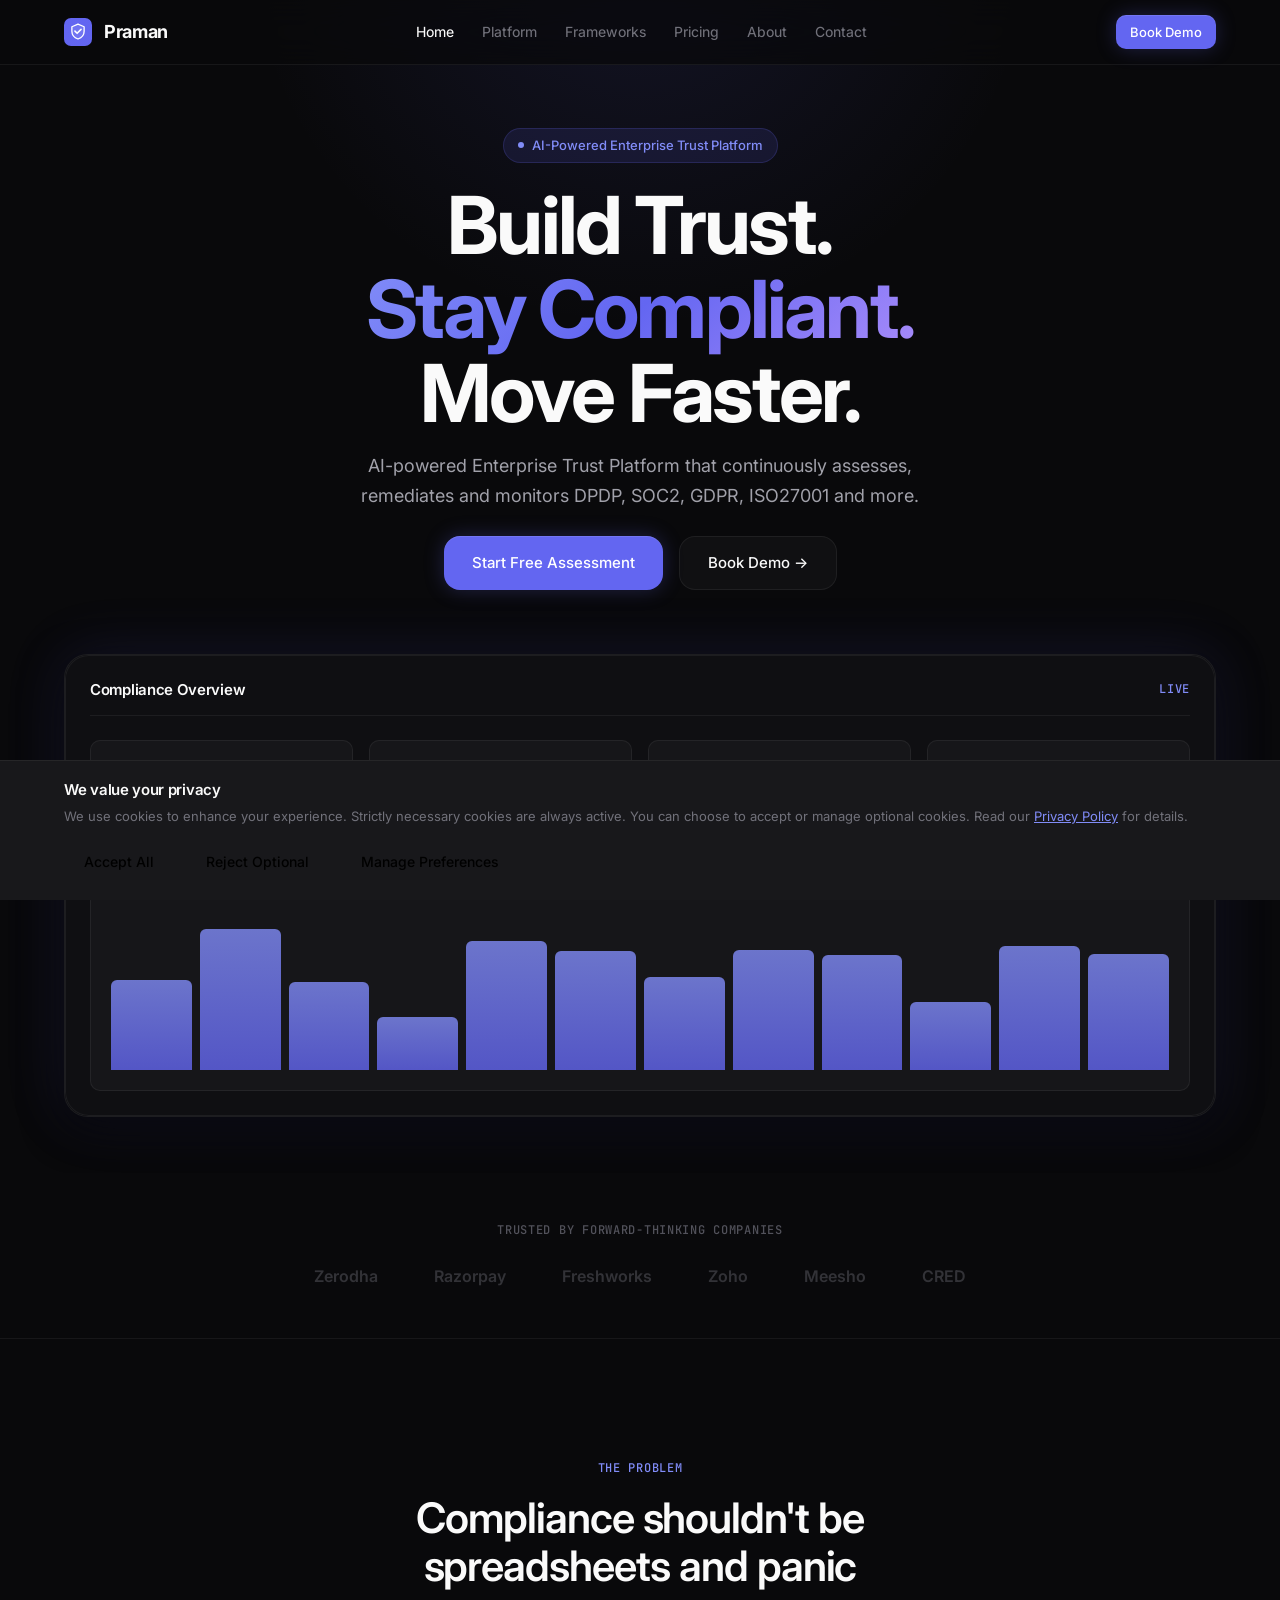
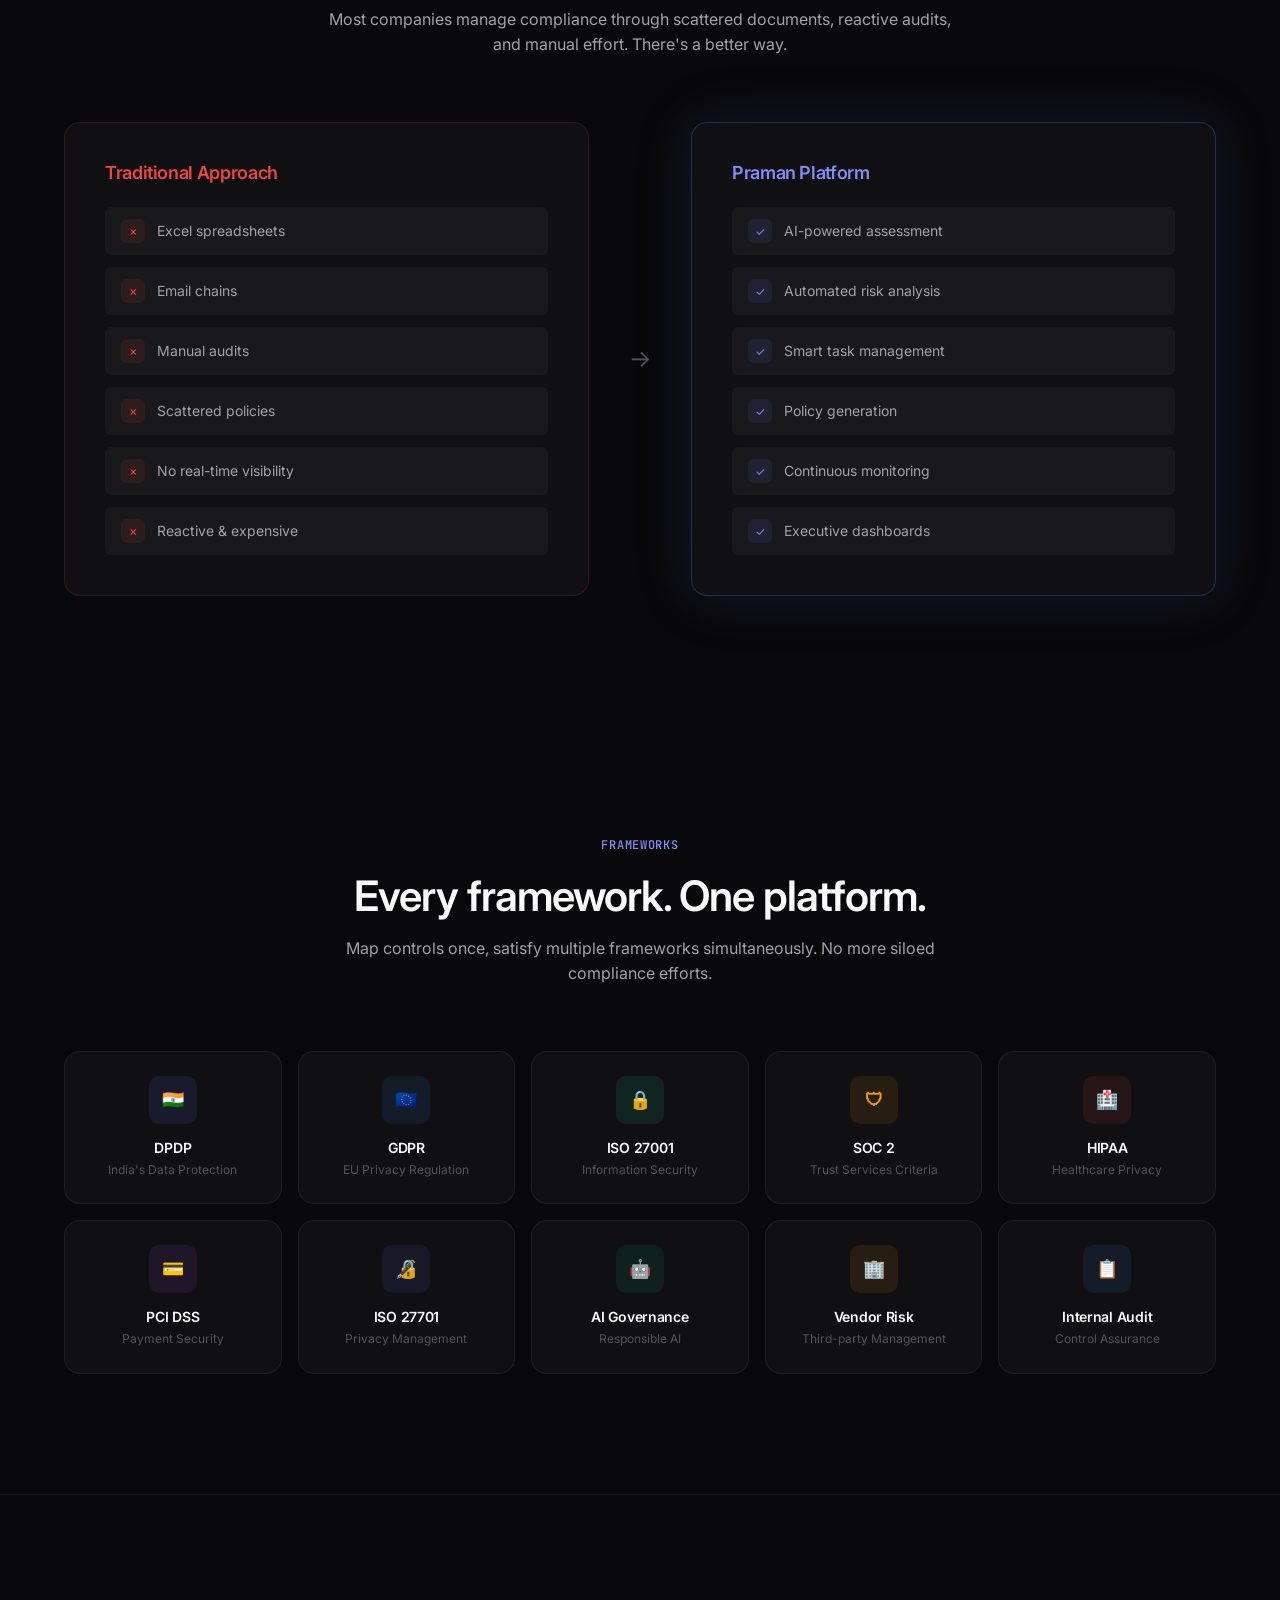
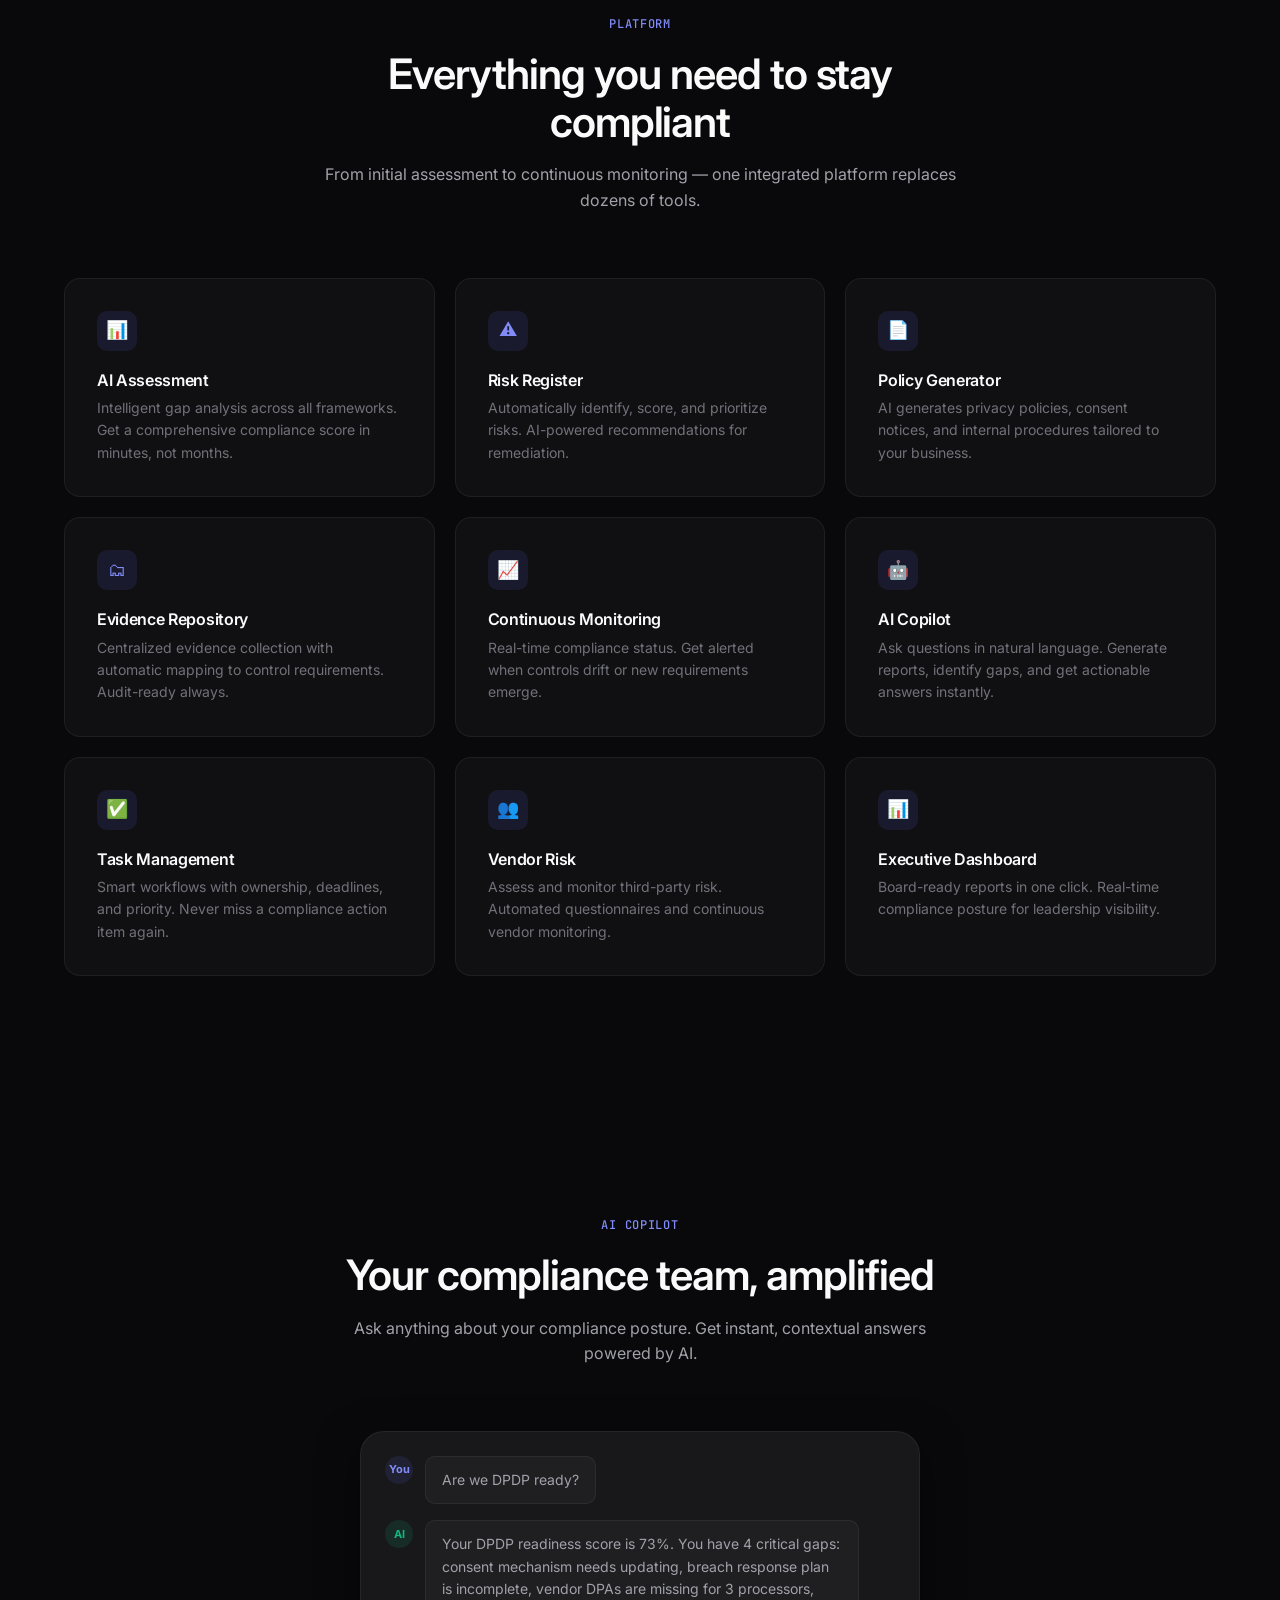
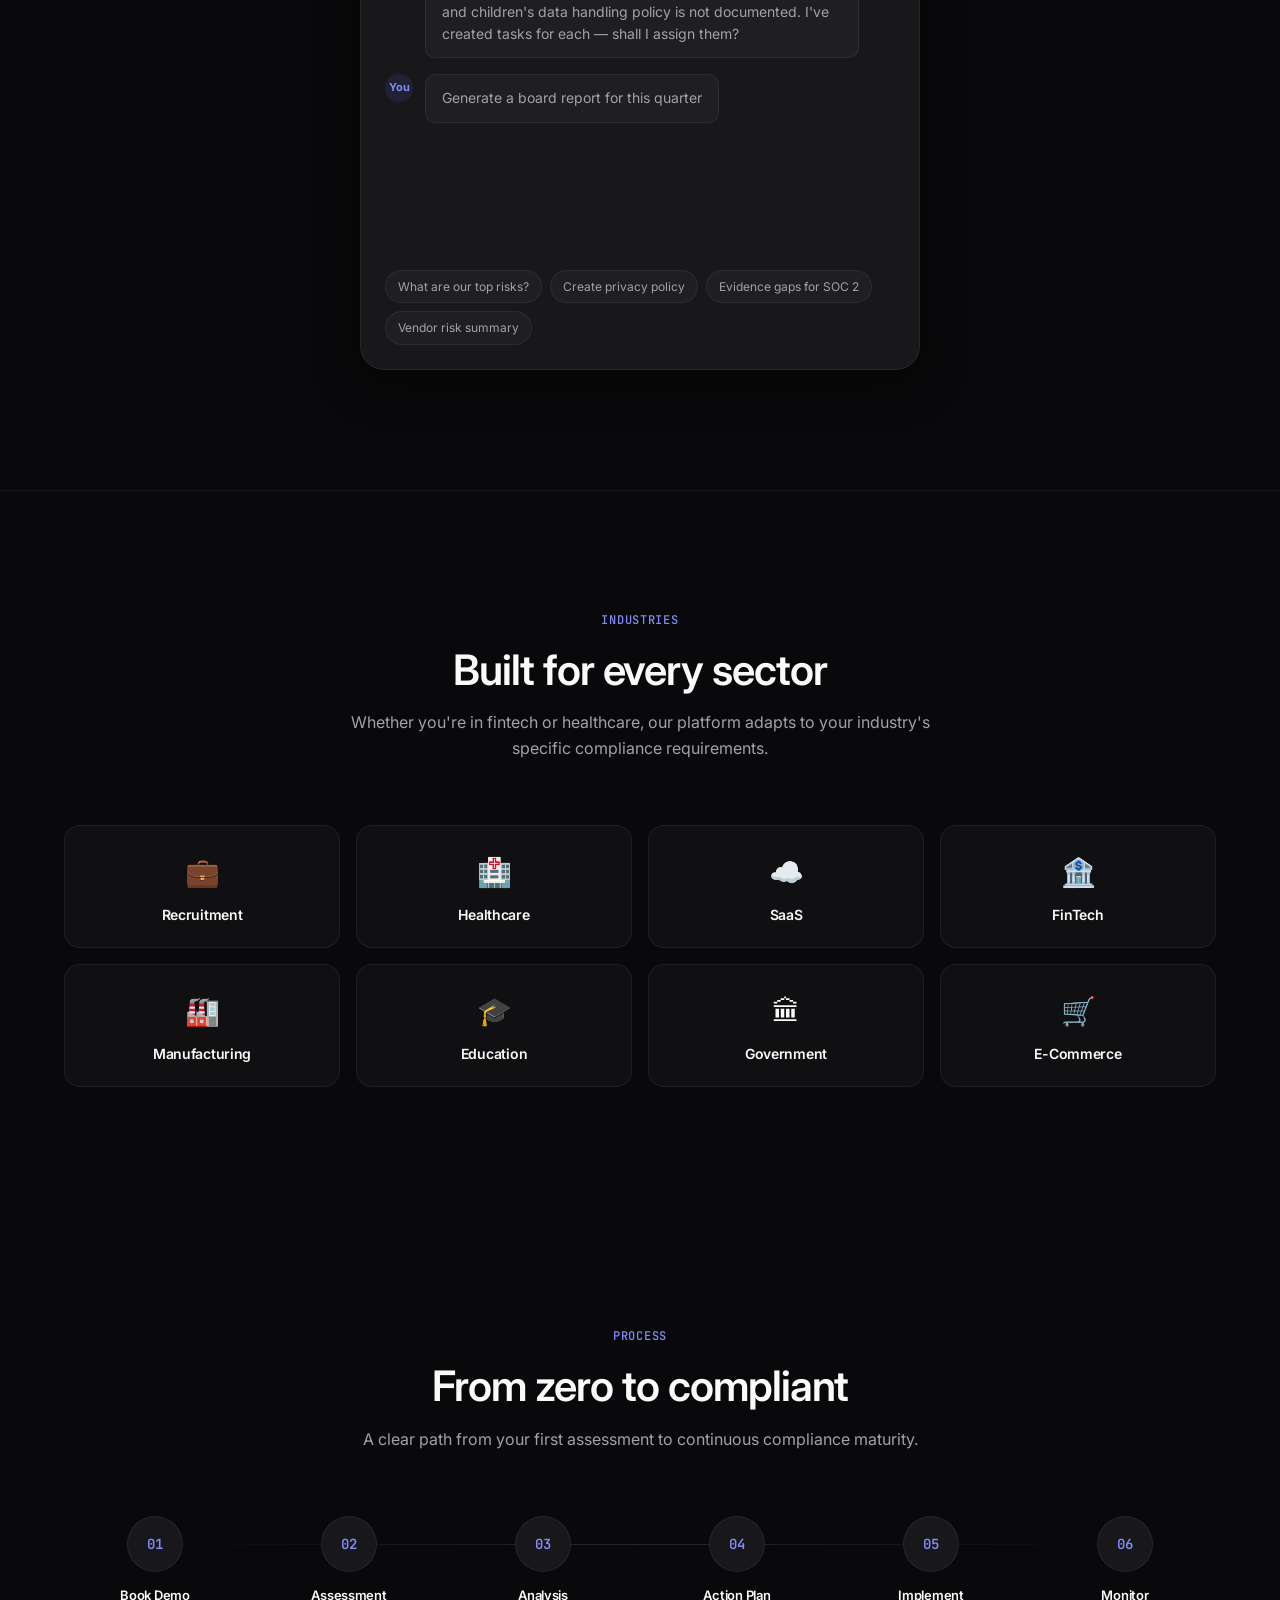
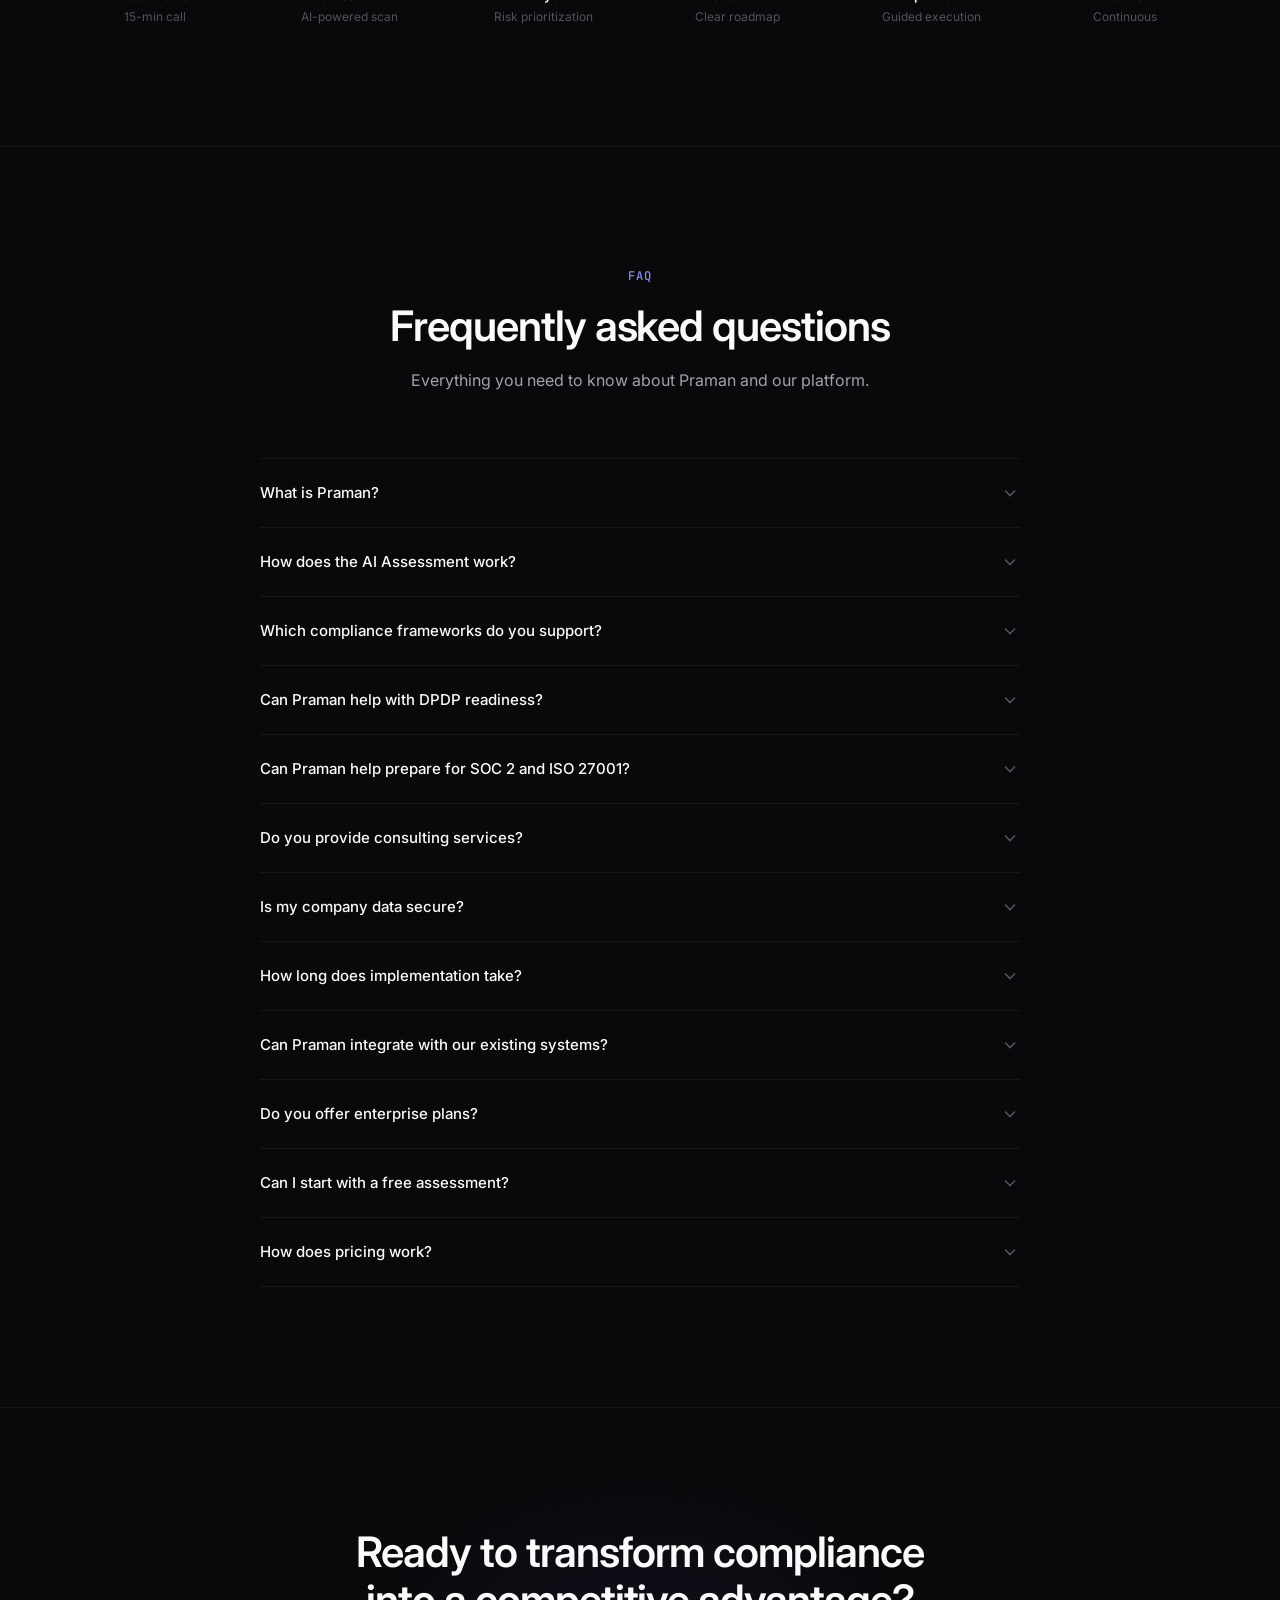
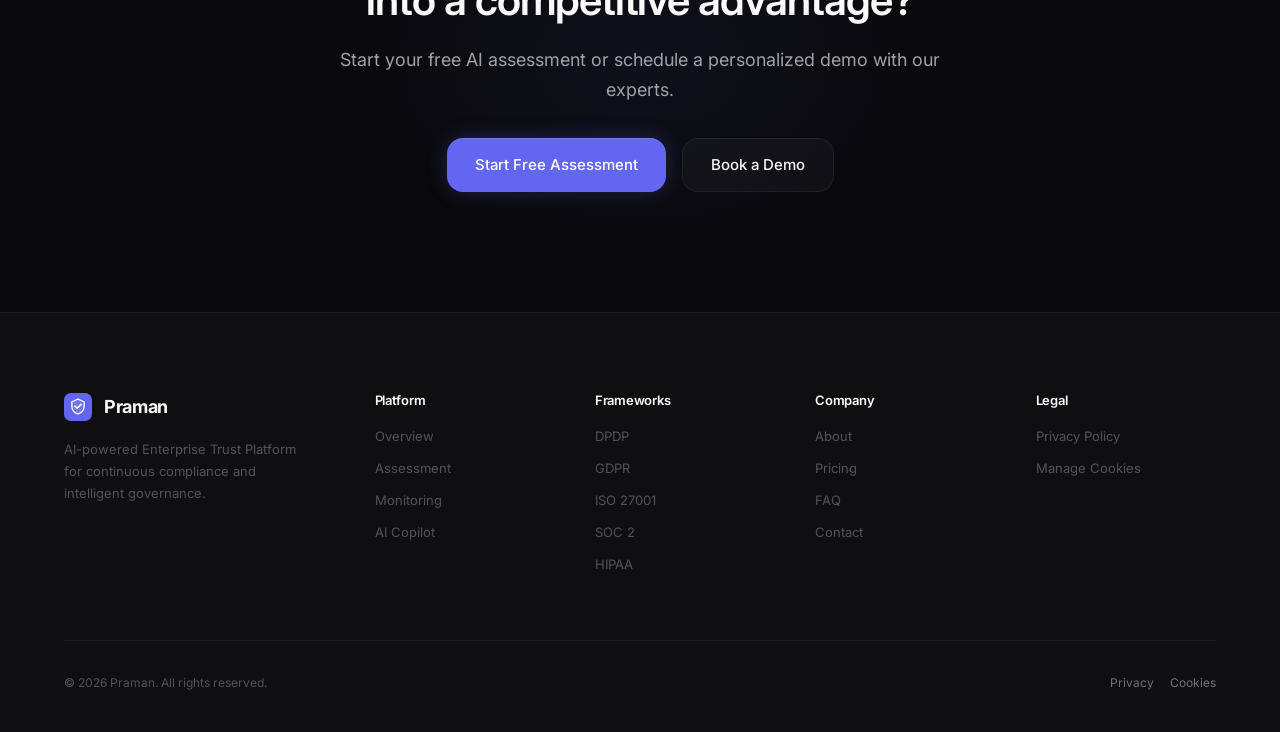
<file: index.html>
<!DOCTYPE html>
<html lang="en">
<head>
<meta charset="UTF-8">
<meta name="viewport" content="width=device-width, initial-scale=1.0">
<title>Praman — AI-Powered Enterprise Trust Platform</title>
<meta name="description" content="Praman is the AI-powered enterprise trust platform. Assess, remediate, automate, and continuously monitor compliance across DPDP, GDPR, ISO 27001, SOC 2, HIPAA, and more.">
<meta property="og:title" content="Praman — AI-Powered Enterprise Trust Platform">
<meta property="og:description" content="Continuous compliance. Intelligent governance. Built for enterprise.">
<meta property="og:type" content="website">
<link rel="preconnect" href="https://fonts.googleapis.com">
<link rel="preconnect" href="https://fonts.gstatic.com" crossorigin>
<link href="https://fonts.googleapis.com/css2?family=Inter:wght@400;450;500;600;700&family=JetBrains+Mono:wght@500&display=swap" rel="stylesheet">
<link rel="stylesheet" href="css/styles.css">
</head>
<body>
<a class="skip-link" href="#main">Skip to content</a>
<div id="site-header"></div>

<main id="main">

  <!-- HERO -->
  <section class="hero">
    <div class="container">
      <div class="hero-content" data-animate="fade-up">
        <div class="hero-badge">
          <span class="dot"></span>
          <span>AI-Powered Enterprise Trust Platform</span>
        </div>
        <h1 class="h-display">Build Trust.<br><span class="text-accent-gradient">Stay Compliant.</span><br>Move Faster.</h1>
        <p class="body-lg">AI-powered Enterprise Trust Platform that continuously assesses, remediates and monitors DPDP, SOC2, GDPR, ISO27001 and more.</p>
        <div class="hero-cta">
          <a href="assessment.html" class="btn btn--primary btn--lg">Start Free Assessment</a>
          <a href="contact.html" class="btn btn--secondary btn--lg">Book Demo →</a>
        </div>
      </div>
      <div class="hero-visual" data-animate="scale-in">
        <div class="dashboard-mockup">
          <div class="dash-header">
            <h4>Compliance Overview</h4>
            <span class="label">Live</span>
          </div>
          <div class="dash-stats">
            <div class="dash-stat">
              <div class="stat-label">Overall Score</div>
              <div class="stat-value" style="color: var(--success);">87%</div>
              <div class="stat-change">↑ 12% this month</div>
            </div>
            <div class="dash-stat">
              <div class="stat-label">Critical Risks</div>
              <div class="stat-value" style="color: var(--warning);">3</div>
              <div class="stat-change">↓ 5 resolved</div>
            </div>
            <div class="dash-stat">
              <div class="stat-label">Active Tasks</div>
              <div class="stat-value">24</div>
              <div class="stat-change">8 due this week</div>
            </div>
            <div class="dash-stat">
              <div class="stat-label">Frameworks</div>
              <div class="stat-value" style="color: var(--accent-light);">6</div>
              <div class="stat-change">All monitored</div>
            </div>
          </div>
          <div class="dash-chart">
            <div class="bar" style="height: 35%"></div>
            <div class="bar" style="height: 45%"></div>
            <div class="bar" style="height: 55%"></div>
            <div class="bar" style="height: 50%"></div>
            <div class="bar" style="height: 65%"></div>
            <div class="bar" style="height: 70%"></div>
            <div class="bar" style="height: 60%"></div>
            <div class="bar" style="height: 75%"></div>
            <div class="bar" style="height: 80%"></div>
            <div class="bar" style="height: 72%"></div>
            <div class="bar" style="height: 85%"></div>
            <div class="bar" style="height: 87%"></div>
          </div>
        </div>
      </div>
    </div>
  </section>

  <!-- TRUST BAR -->
  <section class="trust-bar" data-animate="fade-up">
    <div class="container">
      <span class="label">Trusted by forward-thinking companies</span>
      <div class="trust-logos">
        <span>Zerodha</span>
        <span>Razorpay</span>
        <span>Freshworks</span>
        <span>Zoho</span>
        <span>Meesho</span>
        <span>CRED</span>
      </div>
    </div>
  </section>

  <!-- PROBLEM / SOLUTION -->
  <section class="section">
    <div class="container">
      <div class="section-header" data-animate="fade-up">
        <span class="label">The Problem</span>
        <h2 class="h2">Compliance shouldn't be spreadsheets and panic</h2>
        <p>Most companies manage compliance through scattered documents, reactive audits, and manual effort. There's a better way.</p>
      </div>
      <div class="comparison-grid">
        <div class="comparison-card old" data-animate="fade-up" data-delay="1">
          <h3 style="color: var(--danger);">Traditional Approach</h3>
          <div class="comparison-steps">
            <div class="comparison-step"><span class="step-icon">✗</span>Excel spreadsheets</div>
            <div class="comparison-step"><span class="step-icon">✗</span>Email chains</div>
            <div class="comparison-step"><span class="step-icon">✗</span>Manual audits</div>
            <div class="comparison-step"><span class="step-icon">✗</span>Scattered policies</div>
            <div class="comparison-step"><span class="step-icon">✗</span>No real-time visibility</div>
            <div class="comparison-step"><span class="step-icon">✗</span>Reactive & expensive</div>
          </div>
        </div>
        <div class="comparison-arrow" data-animate="fade-up" data-delay="2">→</div>
        <div class="comparison-card new" data-animate="fade-up" data-delay="3">
          <h3 style="color: var(--accent-light);">Praman Platform</h3>
          <div class="comparison-steps">
            <div class="comparison-step"><span class="step-icon">✓</span>AI-powered assessment</div>
            <div class="comparison-step"><span class="step-icon">✓</span>Automated risk analysis</div>
            <div class="comparison-step"><span class="step-icon">✓</span>Smart task management</div>
            <div class="comparison-step"><span class="step-icon">✓</span>Policy generation</div>
            <div class="comparison-step"><span class="step-icon">✓</span>Continuous monitoring</div>
            <div class="comparison-step"><span class="step-icon">✓</span>Executive dashboards</div>
          </div>
        </div>
      </div>
    </div>
  </section>

  <!-- FRAMEWORKS -->
  <section class="section section--border">
    <div class="container">
      <div class="section-header" data-animate="fade-up">
        <span class="label">Frameworks</span>
        <h2 class="h2">Every framework. One platform.</h2>
        <p>Map controls once, satisfy multiple frameworks simultaneously. No more siloed compliance efforts.</p>
      </div>
      <div class="frameworks-grid" data-animate="fade-up">
        <div class="framework-card">
          <div class="fw-icon" style="background: var(--accent-muted); color: var(--accent-light);">🇮🇳</div>
          <h4>DPDP</h4>
          <p>India's Data Protection</p>
        </div>
        <div class="framework-card">
          <div class="fw-icon" style="background: rgba(59,130,246,0.1); color: var(--info);">🇪🇺</div>
          <h4>GDPR</h4>
          <p>EU Privacy Regulation</p>
        </div>
        <div class="framework-card">
          <div class="fw-icon" style="background: var(--emerald-muted); color: var(--emerald);">🔒</div>
          <h4>ISO 27001</h4>
          <p>Information Security</p>
        </div>
        <div class="framework-card">
          <div class="fw-icon" style="background: rgba(245,158,11,0.1); color: var(--warning);">🛡</div>
          <h4>SOC 2</h4>
          <p>Trust Services Criteria</p>
        </div>
        <div class="framework-card">
          <div class="fw-icon" style="background: rgba(239,68,68,0.1); color: var(--danger);">🏥</div>
          <h4>HIPAA</h4>
          <p>Healthcare Privacy</p>
        </div>
        <div class="framework-card">
          <div class="fw-icon" style="background: rgba(168,85,247,0.1); color: #a855f7;">💳</div>
          <h4>PCI DSS</h4>
          <p>Payment Security</p>
        </div>
        <div class="framework-card">
          <div class="fw-icon" style="background: rgba(99,102,241,0.1); color: var(--accent-light);">🔏</div>
          <h4>ISO 27701</h4>
          <p>Privacy Management</p>
        </div>
        <div class="framework-card">
          <div class="fw-icon" style="background: rgba(16,185,129,0.1); color: var(--emerald);">🤖</div>
          <h4>AI Governance</h4>
          <p>Responsible AI</p>
        </div>
        <div class="framework-card">
          <div class="fw-icon" style="background: rgba(245,158,11,0.1); color: var(--warning);">🏢</div>
          <h4>Vendor Risk</h4>
          <p>Third-party Management</p>
        </div>
        <div class="framework-card">
          <div class="fw-icon" style="background: rgba(59,130,246,0.1); color: var(--info);">📋</div>
          <h4>Internal Audit</h4>
          <p>Control Assurance</p>
        </div>
      </div>
    </div>
  </section>

  <!-- PLATFORM FEATURES -->
  <section class="section">
    <div class="container">
      <div class="section-header" data-animate="fade-up">
        <span class="label">Platform</span>
        <h2 class="h2">Everything you need to stay compliant</h2>
        <p>From initial assessment to continuous monitoring — one integrated platform replaces dozens of tools.</p>
      </div>
      <div class="features-grid">
        <div class="feature-card" data-animate="fade-up" data-delay="1">
          <div class="icon">📊</div>
          <h3>AI Assessment</h3>
          <p>Intelligent gap analysis across all frameworks. Get a comprehensive compliance score in minutes, not months.</p>
        </div>
        <div class="feature-card" data-animate="fade-up" data-delay="2">
          <div class="icon">⚠️</div>
          <h3>Risk Register</h3>
          <p>Automatically identify, score, and prioritize risks. AI-powered recommendations for remediation.</p>
        </div>
        <div class="feature-card" data-animate="fade-up" data-delay="3">
          <div class="icon">📄</div>
          <h3>Policy Generator</h3>
          <p>AI generates privacy policies, consent notices, and internal procedures tailored to your business.</p>
        </div>
        <div class="feature-card" data-animate="fade-up" data-delay="1">
          <div class="icon">🗂</div>
          <h3>Evidence Repository</h3>
          <p>Centralized evidence collection with automatic mapping to control requirements. Audit-ready always.</p>
        </div>
        <div class="feature-card" data-animate="fade-up" data-delay="2">
          <div class="icon">📈</div>
          <h3>Continuous Monitoring</h3>
          <p>Real-time compliance status. Get alerted when controls drift or new requirements emerge.</p>
        </div>
        <div class="feature-card" data-animate="fade-up" data-delay="3">
          <div class="icon">🤖</div>
          <h3>AI Copilot</h3>
          <p>Ask questions in natural language. Generate reports, identify gaps, and get actionable answers instantly.</p>
        </div>
        <div class="feature-card" data-animate="fade-up" data-delay="1">
          <div class="icon">✅</div>
          <h3>Task Management</h3>
          <p>Smart workflows with ownership, deadlines, and priority. Never miss a compliance action item again.</p>
        </div>
        <div class="feature-card" data-animate="fade-up" data-delay="2">
          <div class="icon">👥</div>
          <h3>Vendor Risk</h3>
          <p>Assess and monitor third-party risk. Automated questionnaires and continuous vendor monitoring.</p>
        </div>
        <div class="feature-card" data-animate="fade-up" data-delay="3">
          <div class="icon">📊</div>
          <h3>Executive Dashboard</h3>
          <p>Board-ready reports in one click. Real-time compliance posture for leadership visibility.</p>
        </div>
      </div>
    </div>
  </section>

  <!-- AI COPILOT -->
  <section class="section section--border">
    <div class="container">
      <div class="section-header" data-animate="fade-up">
        <span class="label">AI Copilot</span>
        <h2 class="h2">Your compliance team, amplified</h2>
        <p>Ask anything about your compliance posture. Get instant, contextual answers powered by AI.</p>
      </div>
      <div class="ai-chat-demo" data-animate="scale-in">
        <div class="ai-chat-msg" style="opacity:0; transform: translateY(10px); transition: all 0.4s var(--ease-out);">
          <div class="avatar user">You</div>
          <div class="msg-content">Are we DPDP ready?</div>
        </div>
        <div class="ai-chat-msg" style="opacity:0; transform: translateY(10px); transition: all 0.4s var(--ease-out);">
          <div class="avatar ai">AI</div>
          <div class="msg-content">Your DPDP readiness score is 73%. You have 4 critical gaps: consent mechanism needs updating, breach response plan is incomplete, vendor DPAs are missing for 3 processors, and children's data handling policy is not documented. I've created tasks for each — shall I assign them?</div>
        </div>
        <div class="ai-chat-msg" style="opacity:0; transform: translateY(10px); transition: all 0.4s var(--ease-out);">
          <div class="avatar user">You</div>
          <div class="msg-content">Generate a board report for this quarter</div>
        </div>
        <div class="ai-chat-msg" style="opacity:0; transform: translateY(10px); transition: all 0.4s var(--ease-out);">
          <div class="avatar ai">AI</div>
          <div class="msg-content">Done. I've generated a Q2 2026 Compliance Report covering all 6 frameworks, highlighting the 12% improvement in overall score, 5 resolved critical risks, and upcoming regulatory deadlines. PDF ready for download.</div>
        </div>
        <div class="ai-prompts">
          <span class="ai-prompt-chip">What are our top risks?</span>
          <span class="ai-prompt-chip">Create privacy policy</span>
          <span class="ai-prompt-chip">Evidence gaps for SOC 2</span>
          <span class="ai-prompt-chip">Vendor risk summary</span>
        </div>
      </div>
    </div>
  </section>

  <!-- INDUSTRIES -->
  <section class="section">
    <div class="container">
      <div class="section-header" data-animate="fade-up">
        <span class="label">Industries</span>
        <h2 class="h2">Built for every sector</h2>
        <p>Whether you're in fintech or healthcare, our platform adapts to your industry's specific compliance requirements.</p>
      </div>
      <div class="industries-grid" data-animate="fade-up">
        <div class="industry-card">
          <div class="ind-icon">💼</div>
          <h4>Recruitment</h4>
        </div>
        <div class="industry-card">
          <div class="ind-icon">🏥</div>
          <h4>Healthcare</h4>
        </div>
        <div class="industry-card">
          <div class="ind-icon">☁️</div>
          <h4>SaaS</h4>
        </div>
        <div class="industry-card">
          <div class="ind-icon">🏦</div>
          <h4>FinTech</h4>
        </div>
        <div class="industry-card">
          <div class="ind-icon">🏭</div>
          <h4>Manufacturing</h4>
        </div>
        <div class="industry-card">
          <div class="ind-icon">🎓</div>
          <h4>Education</h4>
        </div>
        <div class="industry-card">
          <div class="ind-icon">🏛</div>
          <h4>Government</h4>
        </div>
        <div class="industry-card">
          <div class="ind-icon">🛒</div>
          <h4>E-Commerce</h4>
        </div>
      </div>
    </div>
  </section>

  <!-- PROCESS -->
  <section class="section section--border">
    <div class="container">
      <div class="section-header" data-animate="fade-up">
        <span class="label">Process</span>
        <h2 class="h2">From zero to compliant</h2>
        <p>A clear path from your first assessment to continuous compliance maturity.</p>
      </div>
      <div class="process-steps" data-animate="fade-up">
        <div class="process-step">
          <div class="step-num">01</div>
          <h4>Book Demo</h4>
          <p>15-min call</p>
        </div>
        <div class="process-step">
          <div class="step-num">02</div>
          <h4>Assessment</h4>
          <p>AI-powered scan</p>
        </div>
        <div class="process-step">
          <div class="step-num">03</div>
          <h4>Analysis</h4>
          <p>Risk prioritization</p>
        </div>
        <div class="process-step">
          <div class="step-num">04</div>
          <h4>Action Plan</h4>
          <p>Clear roadmap</p>
        </div>
        <div class="process-step">
          <div class="step-num">05</div>
          <h4>Implement</h4>
          <p>Guided execution</p>
        </div>
        <div class="process-step">
          <div class="step-num">06</div>
          <h4>Monitor</h4>
          <p>Continuous</p>
        </div>
      </div>
    </div>
  </section>

  <!-- FAQ -->
  <section class="section section--border">
    <div class="container">
      <div class="section-header" data-animate="fade-up">
        <span class="label">FAQ</span>
        <h2 class="h2">Frequently asked questions</h2>
        <p class="body-lg">Everything you need to know about Praman and our platform.</p>
      </div>
      <div class="faq-accordion" data-animate="fade-up">
        <div class="faq-item">
          <button class="faq-trigger" aria-expanded="false">
            <span>What is Praman?</span>
            <svg class="faq-chevron" width="20" height="20" viewBox="0 0 24 24" fill="none" stroke="currentColor" stroke-width="2"><polyline points="6 9 12 15 18 9"/></svg>
          </button>
          <div class="faq-content">
            <p>Praman is an AI-powered Enterprise Trust Platform that helps organizations continuously assess, remediate, and monitor compliance across multiple frameworks — including DPDP, GDPR, SOC 2, ISO 27001, HIPAA, PCI DSS, and AI Governance. Think of it as your always-on compliance co-pilot.</p>
          </div>
        </div>
        <div class="faq-item">
          <button class="faq-trigger" aria-expanded="false">
            <span>How does the AI Assessment work?</span>
            <svg class="faq-chevron" width="20" height="20" viewBox="0 0 24 24" fill="none" stroke="currentColor" stroke-width="2"><polyline points="6 9 12 15 18 9"/></svg>
          </button>
          <div class="faq-content">
            <p>Our AI-powered assessment asks you targeted questions about your current security and privacy posture. Based on your answers, it instantly generates a Trust Score, identifies critical gaps, quantifies risks, and provides a prioritized remediation roadmap — all within 15 minutes.</p>
          </div>
        </div>
        <div class="faq-item">
          <button class="faq-trigger" aria-expanded="false">
            <span>Which compliance frameworks do you support?</span>
            <svg class="faq-chevron" width="20" height="20" viewBox="0 0 24 24" fill="none" stroke="currentColor" stroke-width="2"><polyline points="6 9 12 15 18 9"/></svg>
          </button>
          <div class="faq-content">
            <p>We support DPDP (India), GDPR (EU), SOC 2, ISO 27001, HIPAA, PCI DSS, AI Governance, and Vendor Risk Management. Our platform automatically maps overlapping controls across frameworks, so you don't duplicate effort.</p>
          </div>
        </div>
        <div class="faq-item">
          <button class="faq-trigger" aria-expanded="false">
            <span>Can Praman help with DPDP readiness?</span>
            <svg class="faq-chevron" width="20" height="20" viewBox="0 0 24 24" fill="none" stroke="currentColor" stroke-width="2"><polyline points="6 9 12 15 18 9"/></svg>
          </button>
          <div class="faq-content">
            <p>Absolutely. Praman provides end-to-end DPDP compliance support — from initial gap assessment and consent management to DPIA automation, grievance redressal workflows, and continuous monitoring of your data processing activities.</p>
          </div>
        </div>
        <div class="faq-item">
          <button class="faq-trigger" aria-expanded="false">
            <span>Can Praman help prepare for SOC 2 and ISO 27001?</span>
            <svg class="faq-chevron" width="20" height="20" viewBox="0 0 24 24" fill="none" stroke="currentColor" stroke-width="2"><polyline points="6 9 12 15 18 9"/></svg>
          </button>
          <div class="faq-content">
            <p>Yes. Our platform provides control mapping, evidence collection, policy generation, and audit preparation support for both SOC 2 and ISO 27001. We've helped companies achieve certification readiness in as little as 4–6 weeks.</p>
          </div>
        </div>
        <div class="faq-item">
          <button class="faq-trigger" aria-expanded="false">
            <span>Do you provide consulting services?</span>
            <svg class="faq-chevron" width="20" height="20" viewBox="0 0 24 24" fill="none" stroke="currentColor" stroke-width="2"><polyline points="6 9 12 15 18 9"/></svg>
          </button>
          <div class="faq-content">
            <p>We offer both platform-led and expert-assisted models. Our Enterprise plans include dedicated compliance consultants who work alongside the AI to provide hands-on support for complex requirements, audit preparation, and strategic advisory.</p>
          </div>
        </div>
        <div class="faq-item">
          <button class="faq-trigger" aria-expanded="false">
            <span>Is my company data secure?</span>
            <svg class="faq-chevron" width="20" height="20" viewBox="0 0 24 24" fill="none" stroke="currentColor" stroke-width="2"><polyline points="6 9 12 15 18 9"/></svg>
          </button>
          <div class="faq-content">
            <p>Security is foundational to everything we do. Praman uses AES-256 encryption at rest, TLS 1.3 in transit, SOC 2 Type II certified infrastructure, and strict access controls. We're also GDPR compliant and undergo regular third-party security audits.</p>
          </div>
        </div>
        <div class="faq-item">
          <button class="faq-trigger" aria-expanded="false">
            <span>How long does implementation take?</span>
            <svg class="faq-chevron" width="20" height="20" viewBox="0 0 24 24" fill="none" stroke="currentColor" stroke-width="2"><polyline points="6 9 12 15 18 9"/></svg>
          </button>
          <div class="faq-content">
            <p>Most teams are up and running within a day. The free assessment takes 15 minutes. Full platform onboarding typically takes 1–2 weeks, depending on your organization's size and complexity. Enterprise deployments include a dedicated onboarding team.</p>
          </div>
        </div>
        <div class="faq-item">
          <button class="faq-trigger" aria-expanded="false">
            <span>Can Praman integrate with our existing systems?</span>
            <svg class="faq-chevron" width="20" height="20" viewBox="0 0 24 24" fill="none" stroke="currentColor" stroke-width="2"><polyline points="6 9 12 15 18 9"/></svg>
          </button>
          <div class="faq-content">
            <p>Yes. We integrate with popular tools like Jira, Slack, Microsoft 365, Google Workspace, AWS, Azure, GCP, and major HRIS and identity providers. Enterprise plans include custom API integrations and dedicated integration support.</p>
          </div>
        </div>
        <div class="faq-item">
          <button class="faq-trigger" aria-expanded="false">
            <span>Do you offer enterprise plans?</span>
            <svg class="faq-chevron" width="20" height="20" viewBox="0 0 24 24" fill="none" stroke="currentColor" stroke-width="2"><polyline points="6 9 12 15 18 9"/></svg>
          </button>
          <div class="faq-content">
            <p>Yes. Our Enterprise plan includes unlimited frameworks, advanced AI features, vendor risk management, SSO/RBAC, dedicated customer success manager, custom integrations, and 24/7 support with SLA. Contact our sales team for custom pricing.</p>
          </div>
        </div>
        <div class="faq-item">
          <button class="faq-trigger" aria-expanded="false">
            <span>Can I start with a free assessment?</span>
            <svg class="faq-chevron" width="20" height="20" viewBox="0 0 24 24" fill="none" stroke="currentColor" stroke-width="2"><polyline points="6 9 12 15 18 9"/></svg>
          </button>
          <div class="faq-content">
            <p>Absolutely. Our AI-powered assessment is completely free — no credit card required. You'll get your Trust Score, risk breakdown, and a personalized remediation roadmap in under 15 minutes. <a href="assessment.html">Start your free assessment here</a>.</p>
          </div>
        </div>
        <div class="faq-item">
          <button class="faq-trigger" aria-expanded="false">
            <span>How does pricing work?</span>
            <svg class="faq-chevron" width="20" height="20" viewBox="0 0 24 24" fill="none" stroke="currentColor" stroke-width="2"><polyline points="6 9 12 15 18 9"/></svg>
          </button>
          <div class="faq-content">
            <p>We offer three tiers: Starter (free), Growth ($299/month), and Enterprise (custom). All paid plans offer monthly or annual billing with 20% savings on annual plans. No long-term contracts required for self-service plans.</p>
          </div>
        </div>
      </div>
    </div>
  </section>

  <!-- CTA -->
  <section class="section cta-section">
    <div class="container">
      <div class="cta-content" data-animate="fade-up">
        <h2 class="h2">Ready to transform compliance into a competitive advantage?</h2>
        <p class="body-lg">Start your free AI assessment or schedule a personalized demo with our experts.</p>
        <div class="cta-actions">
          <a href="assessment.html" class="btn btn--primary btn--lg">Start Free Assessment</a>
          <a href="contact.html" class="btn btn--secondary btn--lg">Book a Demo</a>
        </div>
      </div>
    </div>
  </section>

</main>

<div id="site-footer"></div>

<script src="js/components.js"></script>
<script src="js/cookie-consent.js"></script>
<script src="js/main.js"></script>
<script src="js/animations.js"></script>
<script>
// FAQ Accordion
document.querySelectorAll('.faq-trigger').forEach(btn => {
  btn.addEventListener('click', function() {
    const item = this.parentElement;
    const isOpen = item.classList.contains('open');
    document.querySelectorAll('.faq-item.open').forEach(i => {
      i.classList.remove('open');
      i.querySelector('.faq-trigger').setAttribute('aria-expanded', 'false');
    });
    if (!isOpen) {
      item.classList.add('open');
      this.setAttribute('aria-expanded', 'true');
    }
  });
});
</script>
</body>
</html>
</file>
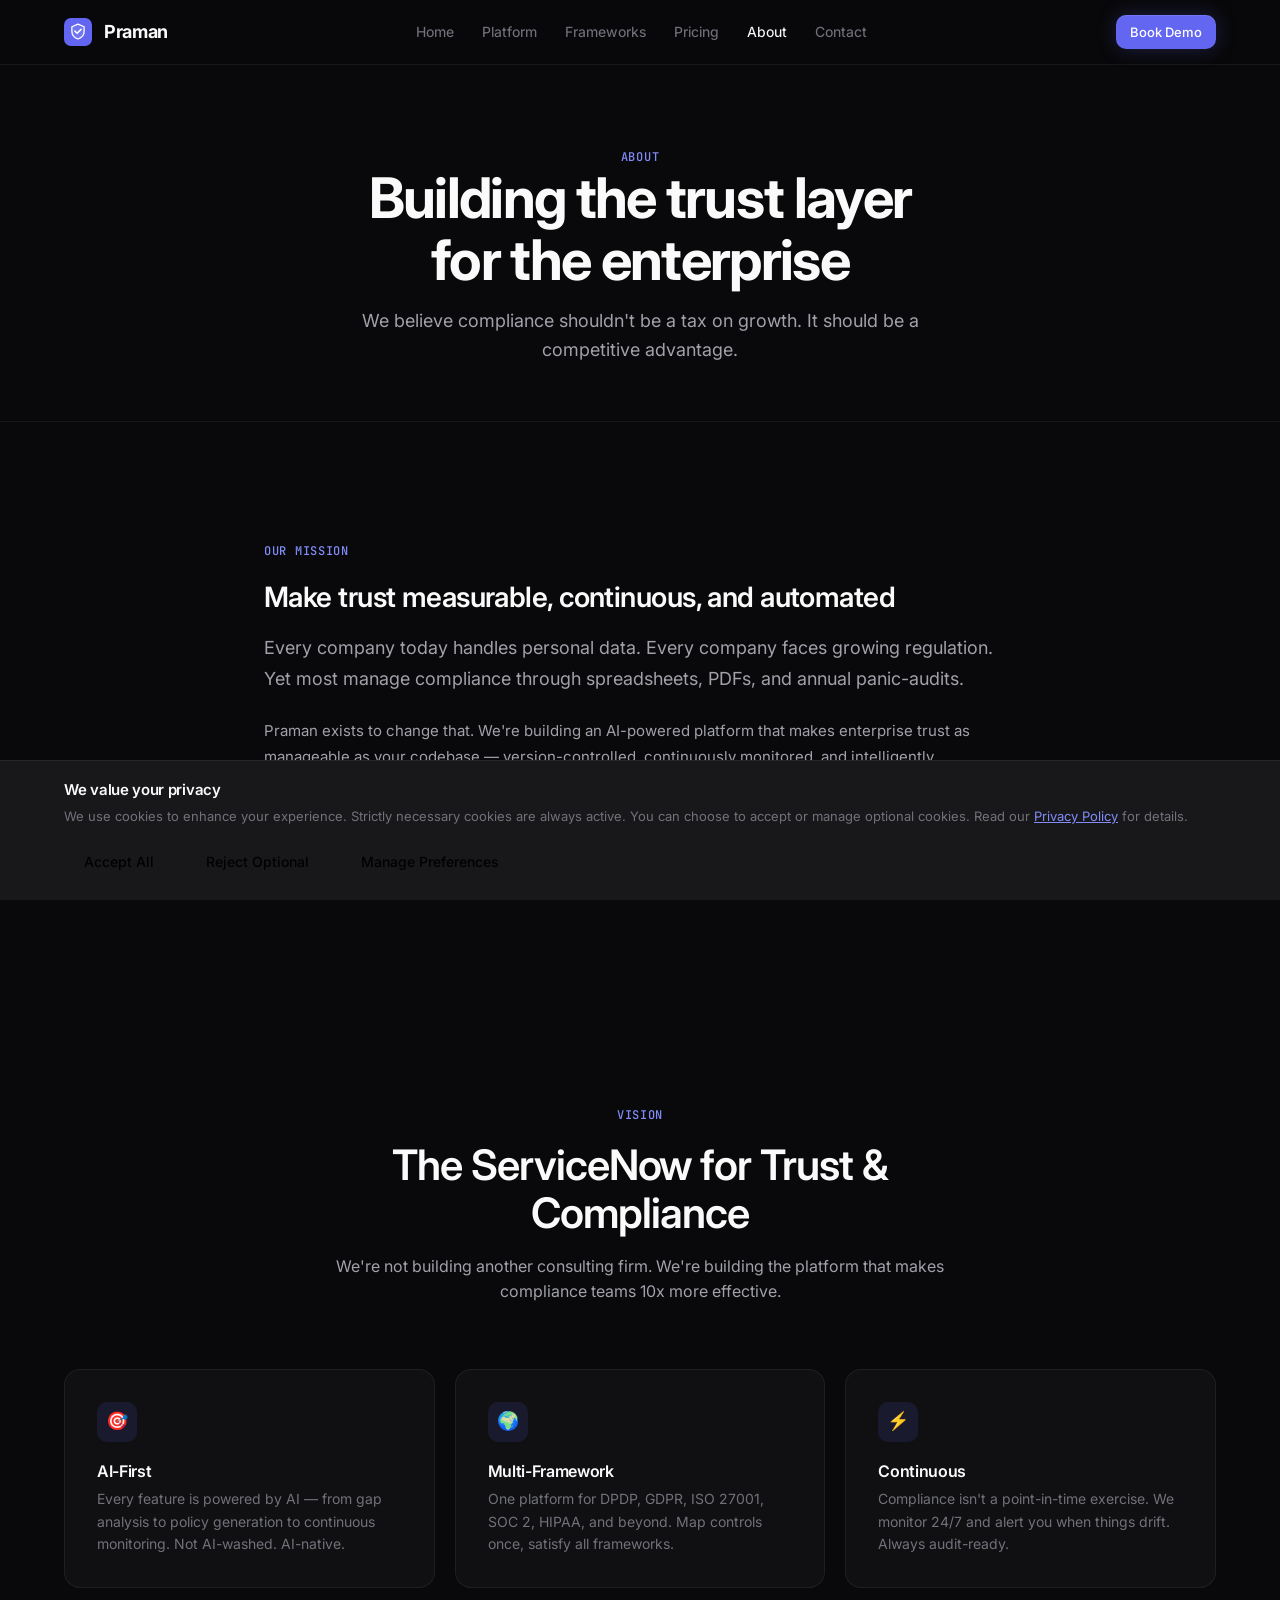
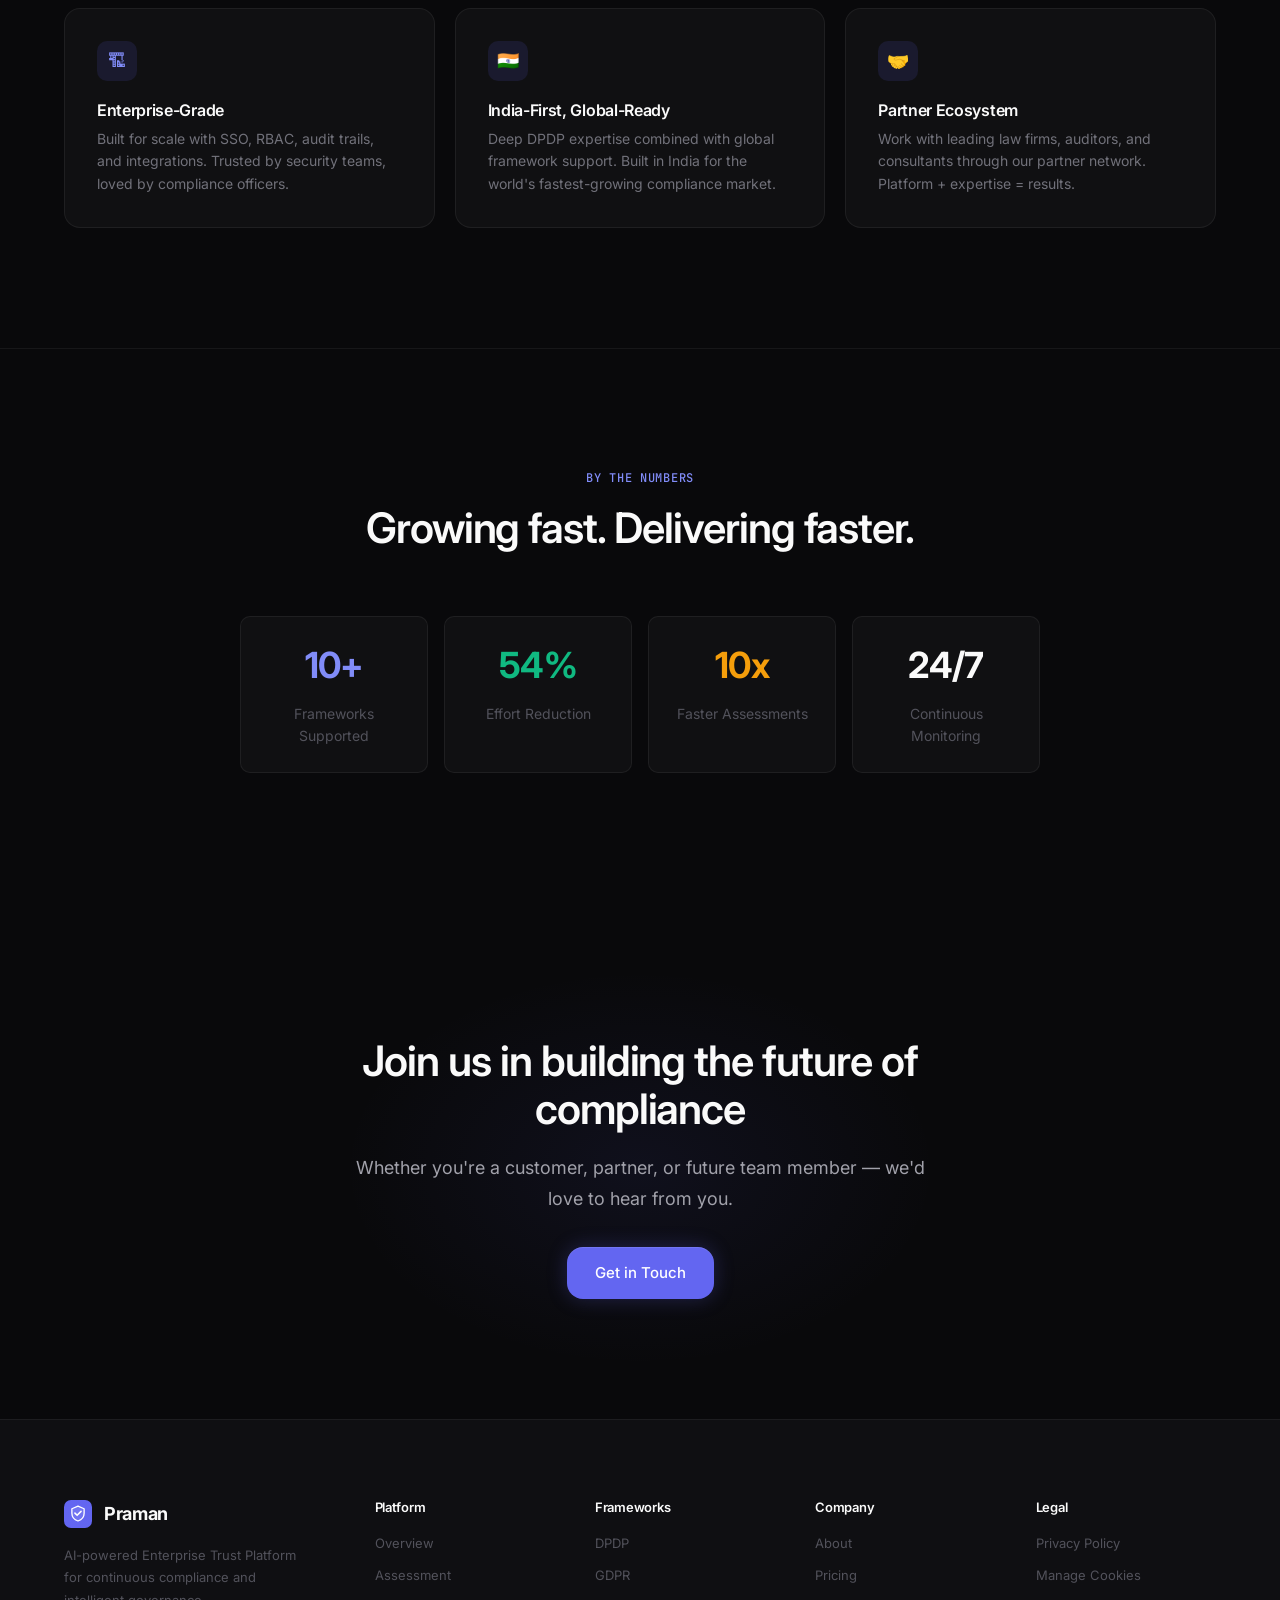
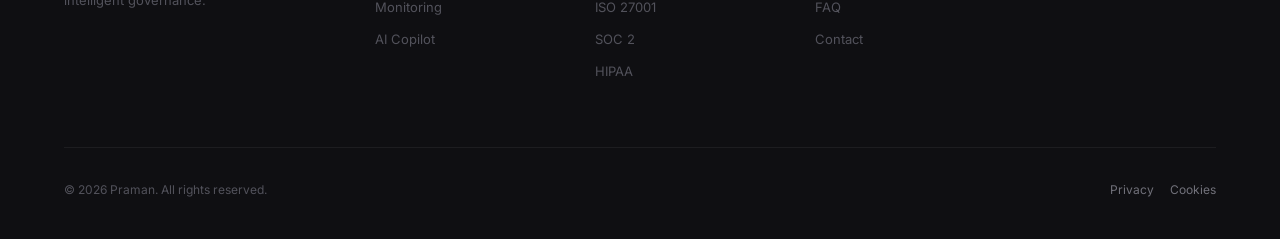
<file: about.html>
<!DOCTYPE html>
<html lang="en">
<head>
<meta charset="UTF-8">
<meta name="viewport" content="width=device-width, initial-scale=1.0">
<title>About — Praman Enterprise Trust Platform</title>
<meta name="description" content="Praman is building the AI-powered operating system for enterprise trust and compliance. Learn about our mission, team, and vision.">
<link rel="preconnect" href="https://fonts.googleapis.com">
<link rel="preconnect" href="https://fonts.gstatic.com" crossorigin>
<link href="https://fonts.googleapis.com/css2?family=Inter:wght@400;450;500;600;700&family=JetBrains+Mono:wght@500&display=swap" rel="stylesheet">
<link rel="stylesheet" href="css/styles.css">
</head>
<body>
<a class="skip-link" href="#main">Skip to content</a>
<div id="site-header"></div>

<main id="main">

  <section class="page-hero">
    <div class="container">
      <span class="label">About</span>
      <h1 class="h1">Building the trust layer<br>for the enterprise</h1>
      <p>We believe compliance shouldn't be a tax on growth. It should be a competitive advantage.</p>
    </div>
  </section>

  <!-- MISSION -->
  <section class="section">
    <div class="container container--narrow">
      <div data-animate="fade-up">
        <span class="label" style="margin-bottom: var(--space-5); display: block;">Our Mission</span>
        <h2 class="h3" style="margin-bottom: var(--space-5);">Make trust measurable, continuous, and automated</h2>
        <p class="body-lg" style="margin-bottom: var(--space-6);">Every company today handles personal data. Every company faces growing regulation. Yet most manage compliance through spreadsheets, PDFs, and annual panic-audits.</p>
        <p class="body-md" style="margin-bottom: var(--space-5);">Praman exists to change that. We're building an AI-powered platform that makes enterprise trust as manageable as your codebase — version-controlled, continuously monitored, and intelligently maintained.</p>
        <p class="body-md">Our name comes from the Sanskrit word for "proof" — because in compliance, claims aren't enough. You need to prove it.</p>
      </div>
    </div>
  </section>

  <!-- VISION -->
  <section class="section section--border">
    <div class="container">
      <div class="section-header" data-animate="fade-up">
        <span class="label">Vision</span>
        <h2 class="h2">The ServiceNow for Trust & Compliance</h2>
        <p>We're not building another consulting firm. We're building the platform that makes compliance teams 10x more effective.</p>
      </div>
      <div class="features-grid" data-animate="fade-up">
        <div class="feature-card">
          <div class="icon">🎯</div>
          <h3>AI-First</h3>
          <p>Every feature is powered by AI — from gap analysis to policy generation to continuous monitoring. Not AI-washed. AI-native.</p>
        </div>
        <div class="feature-card">
          <div class="icon">🌍</div>
          <h3>Multi-Framework</h3>
          <p>One platform for DPDP, GDPR, ISO 27001, SOC 2, HIPAA, and beyond. Map controls once, satisfy all frameworks.</p>
        </div>
        <div class="feature-card">
          <div class="icon">⚡</div>
          <h3>Continuous</h3>
          <p>Compliance isn't a point-in-time exercise. We monitor 24/7 and alert you when things drift. Always audit-ready.</p>
        </div>
        <div class="feature-card">
          <div class="icon">🏗</div>
          <h3>Enterprise-Grade</h3>
          <p>Built for scale with SSO, RBAC, audit trails, and integrations. Trusted by security teams, loved by compliance officers.</p>
        </div>
        <div class="feature-card">
          <div class="icon">🇮🇳</div>
          <h3>India-First, Global-Ready</h3>
          <p>Deep DPDP expertise combined with global framework support. Built in India for the world's fastest-growing compliance market.</p>
        </div>
        <div class="feature-card">
          <div class="icon">🤝</div>
          <h3>Partner Ecosystem</h3>
          <p>Work with leading law firms, auditors, and consultants through our partner network. Platform + expertise = results.</p>
        </div>
      </div>
    </div>
  </section>

  <!-- NUMBERS -->
  <section class="section">
    <div class="container">
      <div class="section-header" data-animate="fade-up">
        <span class="label">By the Numbers</span>
        <h2 class="h2">Growing fast. Delivering faster.</h2>
      </div>
      <div class="dash-stats" style="max-width: 800px; margin-inline: auto;" data-animate="fade-up">
        <div class="dash-stat" style="text-align: center;">
          <div class="stat-value" style="font-size: 36px; color: var(--accent-light);">10+</div>
          <div class="stat-label" style="font-size: 14px; margin-top: var(--space-2);">Frameworks Supported</div>
        </div>
        <div class="dash-stat" style="text-align: center;">
          <div class="stat-value" style="font-size: 36px; color: var(--emerald);">54%</div>
          <div class="stat-label" style="font-size: 14px; margin-top: var(--space-2);">Effort Reduction</div>
        </div>
        <div class="dash-stat" style="text-align: center;">
          <div class="stat-value" style="font-size: 36px; color: var(--warning);">10x</div>
          <div class="stat-label" style="font-size: 14px; margin-top: var(--space-2);">Faster Assessments</div>
        </div>
        <div class="dash-stat" style="text-align: center;">
          <div class="stat-value" style="font-size: 36px; color: var(--text-primary);">24/7</div>
          <div class="stat-label" style="font-size: 14px; margin-top: var(--space-2);">Continuous Monitoring</div>
        </div>
      </div>
    </div>
  </section>

  <!-- CTA -->
  <section class="section cta-section">
    <div class="container">
      <div class="cta-content" data-animate="fade-up">
        <h2 class="h2">Join us in building the future of compliance</h2>
        <p class="body-lg">Whether you're a customer, partner, or future team member — we'd love to hear from you.</p>
        <div class="cta-actions">
          <a href="contact.html" class="btn btn--primary btn--lg">Get in Touch</a>
        </div>
      </div>
    </div>
  </section>

</main>

<div id="site-footer"></div>
<script src="js/components.js"></script>
<script src="js/cookie-consent.js"></script>
<script src="js/main.js"></script>
<script src="js/animations.js"></script>
</body>
</html>
</file>
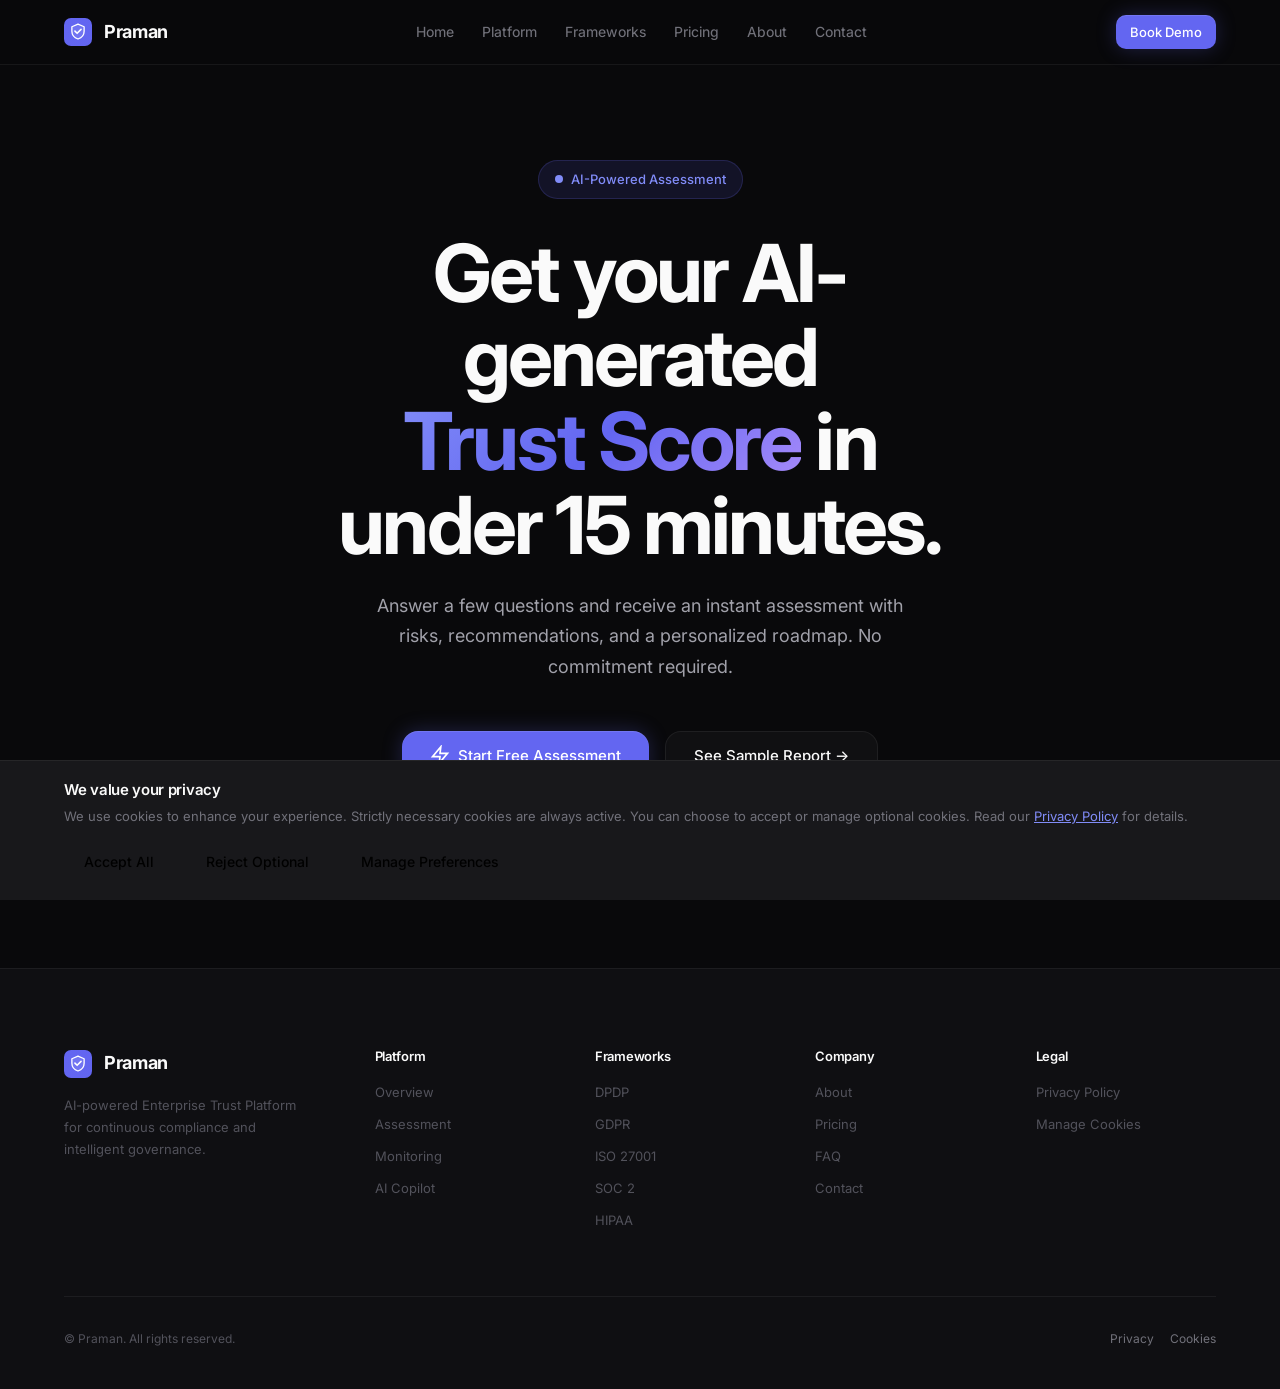
<file: assessment.html>
<!DOCTYPE html>
<html lang="en">
<head>
<meta charset="UTF-8">
<meta name="viewport" content="width=device-width, initial-scale=1.0">
<title>Free AI Compliance Assessment — Praman</title>
<meta name="description" content="Get your AI-generated Trust Score in under 15 minutes. Receive an instant assessment with risks, recommendations, and a personalized roadmap.">
<meta property="og:title" content="Free AI Compliance Assessment — Praman">
<meta property="og:description" content="Answer a few questions and receive an instant assessment with risks, recommendations, and a personalized roadmap.">
<meta property="og:type" content="website">
<link rel="preconnect" href="https://fonts.googleapis.com">
<link rel="preconnect" href="https://fonts.gstatic.com" crossorigin>
<link href="https://fonts.googleapis.com/css2?family=Inter:wght@400;450;500;600;700&family=JetBrains+Mono:wght@500&display=swap" rel="stylesheet">
<link rel="stylesheet" href="css/styles.css">
<link rel="stylesheet" href="css/assessment.css">
</head>
<body>
<a class="skip-link" href="#main">Skip to content</a>
<div id="site-header"></div>

<main id="main">

  <!-- Landing View -->
  <section class="assess-landing" id="assessLanding">
    <div class="container" style="max-width: 720px; text-align: center;">
      <div class="assess-badge" data-animate="fade-up">
        <span class="pulse-dot"></span>
        <span>AI-Powered Assessment</span>
      </div>
      <h1 class="h-display" data-animate="fade-up" data-delay="1">Get your AI-generated<br><span class="text-accent-gradient">Trust Score</span> in under 15 minutes.</h1>
      <p class="body-lg" data-animate="fade-up" data-delay="2" style="max-width: 560px; margin: var(--space-6) auto var(--space-9);">Answer a few questions and receive an instant assessment with risks, recommendations, and a personalized roadmap. No commitment required.</p>
      <div class="assess-cta-group" data-animate="fade-up" data-delay="3">
        <button class="btn btn--primary btn--lg" id="btnStartAssessment">
          <svg width="20" height="20" viewBox="0 0 24 24" fill="none" stroke="currentColor" stroke-width="2"><path d="M13 2L3 14h9l-1 8 10-12h-9l1-8z"/></svg>
          Start Free Assessment
        </button>
        <button class="btn btn--secondary btn--lg" id="btnSampleReport">See Sample Report →</button>
      </div>
      <div class="assess-trust-signals" data-animate="fade-up" data-delay="4">
        <div class="trust-item"><svg width="16" height="16" viewBox="0 0 24 24" fill="none" stroke="var(--emerald)" stroke-width="2"><path d="M22 11.08V12a10 10 0 1 1-5.93-9.14"/><polyline points="22 4 12 14.01 9 11.01"/></svg> No credit card</div>
        <div class="trust-item"><svg width="16" height="16" viewBox="0 0 24 24" fill="none" stroke="var(--emerald)" stroke-width="2"><path d="M22 11.08V12a10 10 0 1 1-5.93-9.14"/><polyline points="22 4 12 14.01 9 11.01"/></svg> 15 min to complete</div>
        <div class="trust-item"><svg width="16" height="16" viewBox="0 0 24 24" fill="none" stroke="var(--emerald)" stroke-width="2"><path d="M22 11.08V12a10 10 0 1 1-5.93-9.14"/><polyline points="22 4 12 14.01 9 11.01"/></svg> Instant results</div>
      </div>
    </div>
  </section>

  <!-- Wizard View -->
  <section class="assess-wizard" id="assessWizard" style="display: none;">
    <div class="wizard-container">

      <!-- Progress Bar -->
      <div class="wizard-progress">
        <div class="wizard-progress-bar" id="wizardProgressBar"></div>
        <div class="wizard-steps-indicator">
          <span class="step-dot active" data-step="1">1</span>
          <span class="step-dot" data-step="2">2</span>
          <span class="step-dot" data-step="3">3</span>
          <span class="step-dot" data-step="4">4</span>
        </div>
      </div>

      <!-- Step 1: Contact Info -->
      <div class="wizard-step active" id="step1">
        <div class="step-header">
          <span class="step-label">Step 1 of 4</span>
          <h2 class="h3">Let's start with your details</h2>
          <p class="body-sm text-muted">We'll use this to personalize your assessment and send your report.</p>
        </div>
        <div class="wizard-form">
          <div class="form-row">
            <div class="form-field">
              <label for="assess-name">Full Name <span class="req">*</span></label>
              <input type="text" id="assess-name" placeholder="Jane Smith" required>
            </div>
            <div class="form-field">
              <label for="assess-email">Work Email <span class="req">*</span></label>
              <input type="email" id="assess-email" placeholder="jane@company.com" required>
            </div>
          </div>
          <div class="form-row">
            <div class="form-field">
              <label for="assess-company">Company <span class="req">*</span></label>
              <input type="text" id="assess-company" placeholder="Acme Inc." required>
            </div>
            <div class="form-field">
              <label for="assess-phone">Phone</label>
              <input type="tel" id="assess-phone" placeholder="+91 98765 43210">
            </div>
          </div>
        </div>
      </div>

      <!-- Step 2: Company Profile -->
      <div class="wizard-step" id="step2">
        <div class="step-header">
          <span class="step-label">Step 2 of 4</span>
          <h2 class="h3">Tell us about your organization</h2>
          <p class="body-sm text-muted">This helps us tailor the assessment to your industry and scale.</p>
        </div>
        <div class="wizard-form">
          <div class="form-row">
            <div class="form-field">
              <label for="assess-industry">Industry <span class="req">*</span></label>
              <select id="assess-industry" required>
                <option value="">Select industry...</option>
                <option value="Technology">Technology / SaaS</option>
                <option value="Financial Services">Financial Services</option>
                <option value="Healthcare">Healthcare / Pharma</option>
                <option value="E-commerce">E-commerce / Retail</option>
                <option value="Education">Education / EdTech</option>
                <option value="Manufacturing">Manufacturing</option>
                <option value="Government">Government / Public Sector</option>
                <option value="Telecommunications">Telecommunications</option>
                <option value="Legal">Legal / Professional Services</option>
                <option value="Other">Other</option>
              </select>
            </div>
            <div class="form-field">
              <label for="assess-employees">Employee Count <span class="req">*</span></label>
              <select id="assess-employees" required>
                <option value="">Select size...</option>
                <option value="1-50">1–50</option>
                <option value="51-200">51–200</option>
                <option value="201-1000">201–1,000</option>
                <option value="1001-5000">1,001–5,000</option>
                <option value="5001+">5,001+</option>
              </select>
            </div>
          </div>
          <div class="form-row">
            <div class="form-field">
              <label for="assess-country">Primary Country of Operations <span class="req">*</span></label>
              <select id="assess-country" required>
                <option value="">Select country...</option>
                <option value="India">India</option>
                <option value="United States">United States</option>
                <option value="United Kingdom">United Kingdom</option>
                <option value="Germany">Germany</option>
                <option value="Singapore">Singapore</option>
                <option value="UAE">UAE</option>
                <option value="Australia">Australia</option>
                <option value="Canada">Canada</option>
                <option value="Other">Other</option>
              </select>
            </div>
            <div class="form-field">
              <label for="assess-existing">Existing Certifications</label>
              <select id="assess-existing">
                <option value="">None currently</option>
                <option value="ISO 27001">ISO 27001</option>
                <option value="SOC 2">SOC 2</option>
                <option value="GDPR Compliant">GDPR Compliant</option>
                <option value="HIPAA">HIPAA</option>
                <option value="Multiple">Multiple frameworks</option>
              </select>
            </div>
          </div>
        </div>
      </div>

      <!-- Step 3: Framework Selection -->
      <div class="wizard-step" id="step3">
        <div class="step-header">
          <span class="step-label">Step 3 of 4</span>
          <h2 class="h3">Which frameworks do you need?</h2>
          <p class="body-sm text-muted">Select all frameworks you want assessed. We'll map overlapping controls automatically.</p>
        </div>
        <div class="wizard-form">
          <div class="framework-grid">
            <label class="framework-card">
              <input type="checkbox" name="framework" value="DPDP">
              <div class="framework-card-inner">
                <div class="framework-icon">🇮🇳</div>
                <div class="framework-info">
                  <strong>DPDP Act</strong>
                  <span>India's Digital Personal Data Protection</span>
                </div>
                <div class="framework-check"><svg width="20" height="20" viewBox="0 0 24 24" fill="none" stroke="currentColor" stroke-width="2.5"><polyline points="20 6 9 17 4 12"/></svg></div>
              </div>
            </label>
            <label class="framework-card">
              <input type="checkbox" name="framework" value="GDPR">
              <div class="framework-card-inner">
                <div class="framework-icon">🇪🇺</div>
                <div class="framework-info">
                  <strong>GDPR</strong>
                  <span>EU General Data Protection Regulation</span>
                </div>
                <div class="framework-check"><svg width="20" height="20" viewBox="0 0 24 24" fill="none" stroke="currentColor" stroke-width="2.5"><polyline points="20 6 9 17 4 12"/></svg></div>
              </div>
            </label>
            <label class="framework-card">
              <input type="checkbox" name="framework" value="ISO 27001">
              <div class="framework-card-inner">
                <div class="framework-icon">🛡️</div>
                <div class="framework-info">
                  <strong>ISO 27001</strong>
                  <span>Information Security Management</span>
                </div>
                <div class="framework-check"><svg width="20" height="20" viewBox="0 0 24 24" fill="none" stroke="currentColor" stroke-width="2.5"><polyline points="20 6 9 17 4 12"/></svg></div>
              </div>
            </label>
            <label class="framework-card">
              <input type="checkbox" name="framework" value="SOC 2">
              <div class="framework-card-inner">
                <div class="framework-icon">🔒</div>
                <div class="framework-info">
                  <strong>SOC 2</strong>
                  <span>Trust Service Criteria</span>
                </div>
                <div class="framework-check"><svg width="20" height="20" viewBox="0 0 24 24" fill="none" stroke="currentColor" stroke-width="2.5"><polyline points="20 6 9 17 4 12"/></svg></div>
              </div>
            </label>
            <label class="framework-card">
              <input type="checkbox" name="framework" value="HIPAA">
              <div class="framework-card-inner">
                <div class="framework-icon">🏥</div>
                <div class="framework-info">
                  <strong>HIPAA</strong>
                  <span>Healthcare Data Protection</span>
                </div>
                <div class="framework-check"><svg width="20" height="20" viewBox="0 0 24 24" fill="none" stroke="currentColor" stroke-width="2.5"><polyline points="20 6 9 17 4 12"/></svg></div>
              </div>
            </label>
            <label class="framework-card">
              <input type="checkbox" name="framework" value="AI Governance">
              <div class="framework-card-inner">
                <div class="framework-icon">🤖</div>
                <div class="framework-info">
                  <strong>AI Governance</strong>
                  <span>Responsible AI & Model Compliance</span>
                </div>
                <div class="framework-check"><svg width="20" height="20" viewBox="0 0 24 24" fill="none" stroke="currentColor" stroke-width="2.5"><polyline points="20 6 9 17 4 12"/></svg></div>
              </div>
            </label>
          </div>
        </div>
      </div>

      <!-- Step 4: AI Questionnaire -->
      <div class="wizard-step" id="step4">
        <div class="step-header">
          <span class="step-label">Step 4 of 4</span>
          <h2 class="h3">AI Compliance Assessment</h2>
          <p class="body-sm text-muted">Answer these questions to generate your personalized Trust Score.</p>
        </div>
        <div class="wizard-form">
          <div class="questionnaire" id="questionnaire">
            <!-- Questions rendered by JS -->
          </div>
          <div class="question-progress">
            <div class="question-progress-bar" id="questionProgressBar"></div>
          </div>
          <p class="question-counter" id="questionCounter">Question 1 of 10</p>
        </div>
      </div>

      <!-- Navigation -->
      <div class="wizard-nav">
        <button class="btn btn--secondary" id="btnPrev" style="visibility: hidden;">← Back</button>
        <button class="btn btn--primary" id="btnNext">Continue →</button>
      </div>

    </div>
  </section>

  <!-- Processing View -->
  <section class="assess-processing" id="assessProcessing" style="display: none;">
    <div class="container" style="max-width: 560px; text-align: center;">
      <div class="ai-processing-visual">
        <div class="processing-rings">
          <div class="ring ring-1"></div>
          <div class="ring ring-2"></div>
          <div class="ring ring-3"></div>
          <div class="processing-core">
            <svg width="32" height="32" viewBox="0 0 24 24" fill="none" stroke="var(--accent-light)" stroke-width="1.5"><path d="M12 2a4 4 0 0 1 4 4c0 1.5-.8 2.8-2 3.5v1h3a3 3 0 0 1 3 3v1h1.5a2.5 2.5 0 0 1 0 5H17v1a3 3 0 0 1-3 3h-3v-1.5c-1.2.7-2 2-2 3.5a4 4 0 0 1-4-4c0-1.5.8-2.8 2-3.5v-1H4a3 3 0 0 1-3-3v-1H.5a2.5 2.5 0 0 1 0-5H4v-1a3 3 0 0 1 3-3h3V3.5C8.8 2.8 8 1.5 8 0"/></svg>
          </div>
        </div>
      </div>
      <h2 class="h3" style="margin-top: var(--space-9);">Analyzing your compliance posture...</h2>
      <div class="processing-steps" id="processingSteps">
        <div class="proc-step active">
          <span class="proc-icon">⏳</span>
          <span>Mapping organizational context</span>
        </div>
        <div class="proc-step">
          <span class="proc-icon">⏳</span>
          <span>Evaluating framework requirements</span>
        </div>
        <div class="proc-step">
          <span class="proc-icon">⏳</span>
          <span>Identifying control gaps</span>
        </div>
        <div class="proc-step">
          <span class="proc-icon">⏳</span>
          <span>Calculating risk exposure</span>
        </div>
        <div class="proc-step">
          <span class="proc-icon">⏳</span>
          <span>Generating recommendations</span>
        </div>
      </div>
    </div>
  </section>

  <!-- Results Dashboard -->
  <section class="assess-results" id="assessResults" style="display: none;">
    <div class="container" style="max-width: 900px;">
      <div class="results-header">
        <div class="results-badge"><svg width="16" height="16" viewBox="0 0 24 24" fill="none" stroke="var(--emerald)" stroke-width="2"><path d="M22 11.08V12a10 10 0 1 1-5.93-9.14"/><polyline points="22 4 12 14.01 9 11.01"/></svg> Assessment Complete</div>
        <h1 class="h2">Your Trust Score Report</h1>
        <p class="body-sm text-muted" id="resultsCompany">Prepared for Acme Inc.</p>
      </div>

      <!-- Score Ring -->
      <div class="score-hero">
        <div class="score-ring-container">
          <svg class="score-ring" viewBox="0 0 200 200">
            <circle cx="100" cy="100" r="85" fill="none" stroke="var(--border)" stroke-width="12"/>
            <circle class="score-ring-fill" cx="100" cy="100" r="85" fill="none" stroke="url(#scoreGradient)" stroke-width="12" stroke-linecap="round" stroke-dasharray="534" stroke-dashoffset="534" transform="rotate(-90 100 100)"/>
            <defs>
              <linearGradient id="scoreGradient" x1="0%" y1="0%" x2="100%" y2="0%">
                <stop offset="0%" stop-color="var(--accent)"/>
                <stop offset="100%" stop-color="var(--emerald)"/>
              </linearGradient>
            </defs>
          </svg>
          <div class="score-value">
            <span class="score-number" id="scoreNumber">0</span>
            <span class="score-percent">%</span>
          </div>
          <span class="score-label">Overall Trust Score</span>
        </div>
      </div>

      <!-- Metrics Grid -->
      <div class="results-metrics">
        <div class="metric-card metric--danger">
          <span class="metric-value" id="metricCritical">2</span>
          <span class="metric-label">Critical Risks</span>
        </div>
        <div class="metric-card metric--warning">
          <span class="metric-value" id="metricMedium">5</span>
          <span class="metric-label">Medium Risks</span>
        </div>
        <div class="metric-card metric--info">
          <span class="metric-value" id="metricControls">8</span>
          <span class="metric-label">Missing Controls</span>
        </div>
        <div class="metric-card metric--accent">
          <span class="metric-value" id="metricDays">18</span>
          <span class="metric-label">Days to Improve</span>
        </div>
      </div>

      <!-- Recommended Action -->
      <div class="results-action-card">
        <div class="action-icon">🚀</div>
        <div class="action-content">
          <span class="action-label">Recommended Next Step</span>
          <strong class="action-title">Generate Action Plan</strong>
          <p class="action-desc">Based on your assessment, we recommend starting with your critical risks. Our AI can generate a prioritized remediation plan with estimated timelines.</p>
        </div>
      </div>

      <!-- CTA Grid -->
      <div class="results-cta-grid">
        <a href="#" class="result-cta-card" id="btnDownloadReport">
          <div class="cta-icon">📄</div>
          <strong>Download Executive Summary</strong>
          <span>PDF report with full analysis</span>
        </a>
        <a href="contact.html?service=Platform+Demo" class="result-cta-card">
          <div class="cta-icon">🎥</div>
          <strong>Book a Personalized Demo</strong>
          <span>30-min walkthrough with an expert</span>
        </a>
        <a href="pricing.html" class="result-cta-card cta-card--premium">
          <div class="cta-icon">⚡</div>
          <strong>Upgrade to Detailed Assessment</strong>
          <span>Deep-dive with control-level mapping</span>
        </a>
      </div>

      <p class="results-footer-note">A detailed version of this report has been sent to <span id="resultsEmail">your email</span>.</p>
    </div>
  </section>

  <!-- Sample Report Modal -->
  <div class="sample-modal-overlay" id="sampleModal" style="display: none;">
    <div class="sample-modal">
      <button class="sample-modal-close" id="closeSampleModal">✕</button>
      <div class="sample-modal-content">
        <h3 class="h4">Sample Trust Score Report</h3>
        <p class="body-sm text-muted" style="margin-bottom: var(--space-6);">This is what your personalized report will look like.</p>
        <div class="sample-score-preview">
          <div class="sample-score-ring">
            <span class="sample-score-value">76%</span>
          </div>
          <div class="sample-metrics-mini">
            <div><span class="dot dot--danger"></span> 3 Critical Risks</div>
            <div><span class="dot dot--warning"></span> 7 Medium Risks</div>
            <div><span class="dot dot--info"></span> 12 Missing Controls</div>
            <div><span class="dot dot--accent"></span> 24 Days to Improve</div>
          </div>
        </div>
        <div class="sample-frameworks">
          <span class="sample-fw">DPDP — 68%</span>
          <span class="sample-fw">GDPR — 72%</span>
          <span class="sample-fw">ISO 27001 — 81%</span>
          <span class="sample-fw">SOC 2 — 79%</span>
        </div>
        <button class="btn btn--primary btn--lg" style="width: 100%; margin-top: var(--space-7);" onclick="document.getElementById('sampleModal').style.display='none'; document.getElementById('btnStartAssessment').click();">Get Your Own Report →</button>
      </div>
    </div>
  </div>

</main>

<div id="site-footer"></div>
<script src="js/components.js"></script>
<script src="js/cookie-consent.js"></script>
<script src="js/animations.js"></script>
<script src="js/assessment.js"></script>
</body>
</html>
</file>
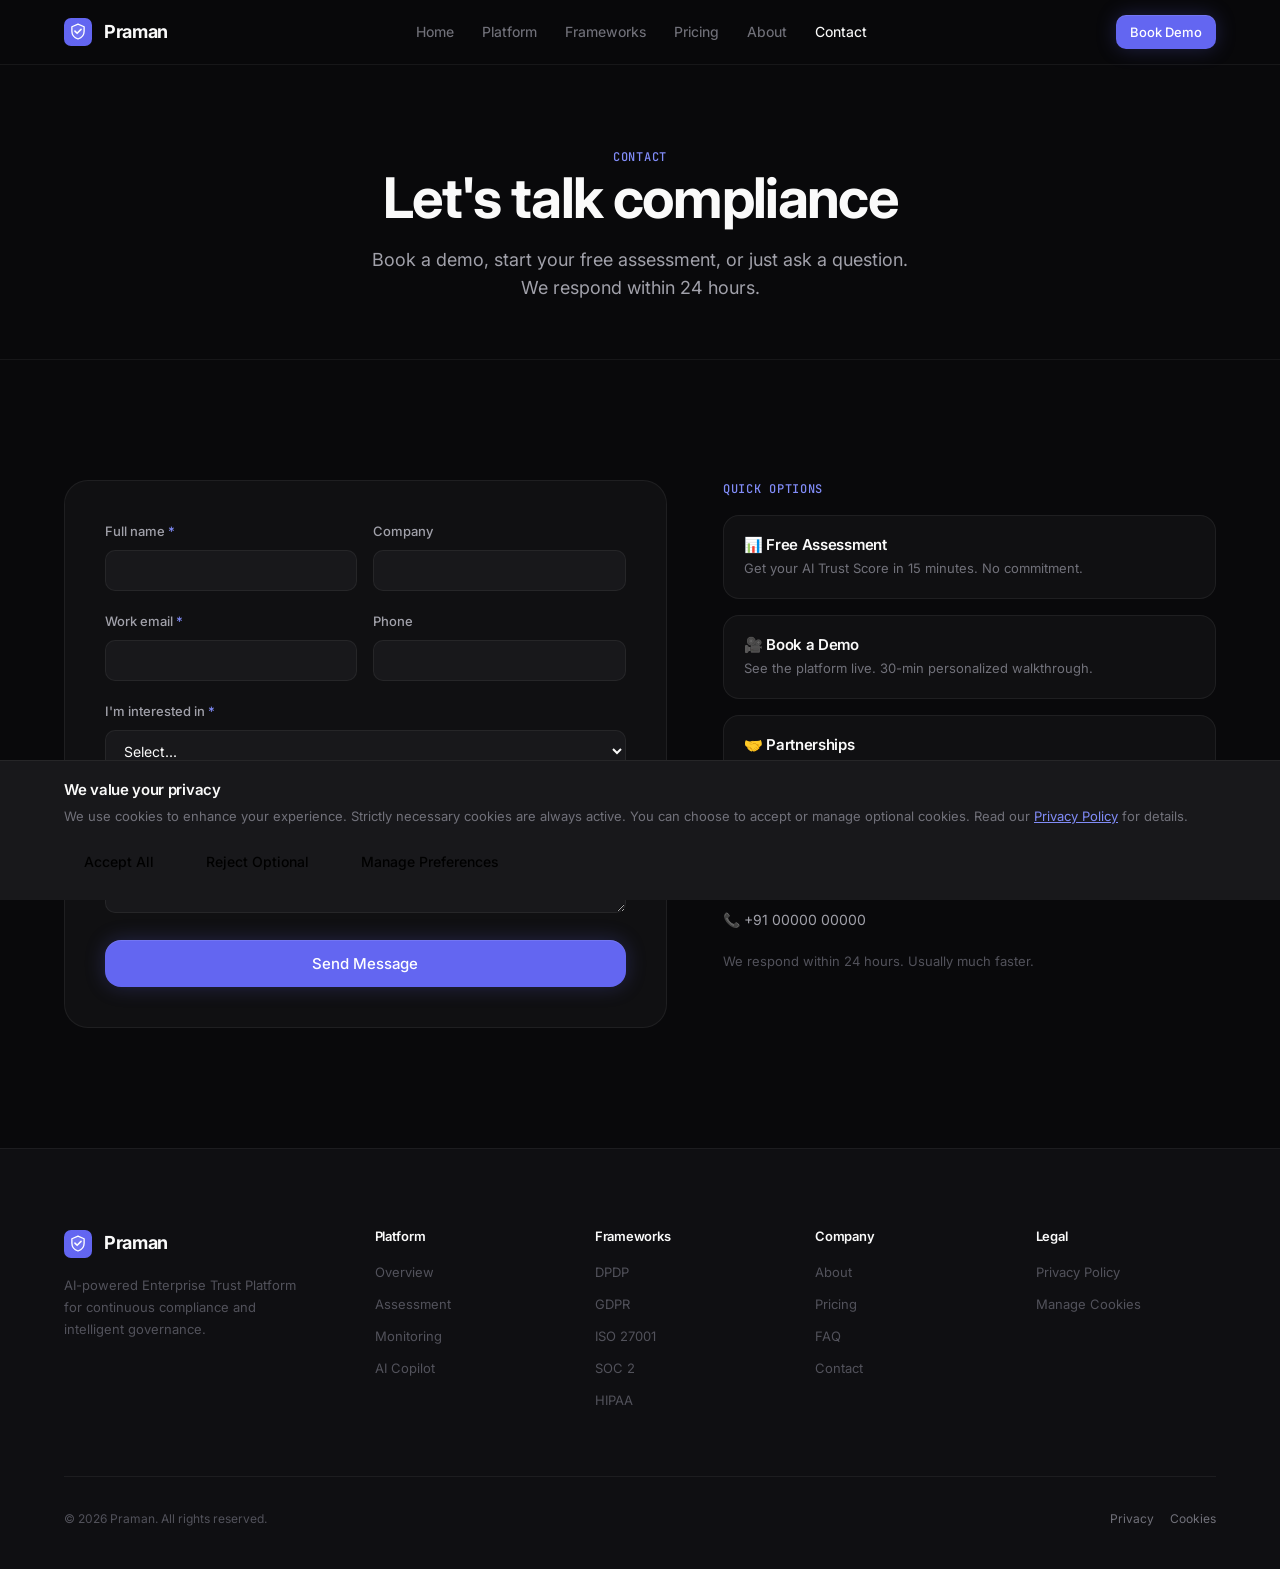
<file: contact.html>
<!DOCTYPE html>
<html lang="en">
<head>
<meta charset="UTF-8">
<meta name="viewport" content="width=device-width, initial-scale=1.0">
<title>Contact — Praman Enterprise Trust Platform</title>
<meta name="description" content="Book a demo, start a free assessment, or get in touch with the Praman team. We respond within 24 hours.">
<link rel="preconnect" href="https://fonts.googleapis.com">
<link rel="preconnect" href="https://fonts.gstatic.com" crossorigin>
<link href="https://fonts.googleapis.com/css2?family=Inter:wght@400;450;500;600;700&family=JetBrains+Mono:wght@500&display=swap" rel="stylesheet">
<link rel="stylesheet" href="css/styles.css">
</head>
<body>
<a class="skip-link" href="#main">Skip to content</a>
<div id="site-header"></div>

<main id="main">

  <section class="page-hero">
    <div class="container">
      <span class="label">Contact</span>
      <h1 class="h1">Let's talk compliance</h1>
      <p>Book a demo, start your free assessment, or just ask a question. We respond within 24 hours.</p>
    </div>
  </section>

  <section class="section">
    <div class="container">
      <div class="contact-grid">

        <div class="form-card" data-animate="fade-up">
          <form id="contactForm" novalidate>
            <div class="field-row">
              <div class="field">
                <label for="cf-name">Full name <span class="req">*</span></label>
                <input type="text" id="cf-name" name="name" required autocomplete="name">
              </div>
              <div class="field">
                <label for="cf-company">Company</label>
                <input type="text" id="cf-company" name="company" autocomplete="organization">
              </div>
            </div>
            <div class="field-row">
              <div class="field">
                <label for="cf-email">Work email <span class="req">*</span></label>
                <input type="email" id="cf-email" name="email" required autocomplete="email">
              </div>
              <div class="field">
                <label for="cf-phone">Phone</label>
                <input type="tel" id="cf-phone" name="phone" autocomplete="tel">
              </div>
            </div>
            <div class="field">
              <label for="cf-service">I'm interested in <span class="req">*</span></label>
              <select id="cf-service" name="service" required>
                <option value="">Select...</option>
                <option value="Free Assessment">Free Assessment</option>
                <option value="Platform Demo">Platform Demo</option>
                <option value="Enterprise Plan">Enterprise Plan</option>
                <option value="Partnership">Partnership</option>
                <option value="General Inquiry">General Inquiry</option>
              </select>
            </div>
            <div class="field">
              <label for="cf-message">Message</label>
              <textarea id="cf-message" name="message" rows="4" placeholder="Tell us about your compliance needs..."></textarea>
            </div>
            <button type="submit" class="btn btn--primary btn--lg" style="width: 100%;">Send Message</button>
            <div class="form-note" id="formNote"></div>
          </form>
        </div>

        <div data-animate="fade-up" data-delay="2">
          <div style="margin-bottom: var(--space-8);">
            <span class="label" style="margin-bottom: var(--space-4); display: block;">Quick Options</span>
            <div style="display: flex; flex-direction: column; gap: var(--space-4);">
              <a href="assessment.html" class="feature-card" style="padding: var(--space-5); cursor: pointer; text-decoration: none; display: block;">
                <h3 style="font-size: 15px; margin-bottom: var(--space-1);">📊 Free Assessment</h3>
                <p style="font-size: 13px;">Get your AI Trust Score in 15 minutes. No commitment.</p>
              </a>
              <div class="feature-card" style="padding: var(--space-5); cursor: pointer;" onclick="selectService('Platform Demo')">
                <h3 style="font-size: 15px; margin-bottom: var(--space-1);">🎥 Book a Demo</h3>
                <p style="font-size: 13px;">See the platform live. 30-min personalized walkthrough.</p>
              </div>
              <div class="feature-card" style="padding: var(--space-5); cursor: pointer;" onclick="selectService('Partnership')">
                <h3 style="font-size: 15px; margin-bottom: var(--space-1);">🤝 Partnerships</h3>
                <p style="font-size: 13px;">Law firms, auditors, consultants — let's collaborate.</p>
              </div>
            </div>
          </div>

          <div>
            <span class="label" style="margin-bottom: var(--space-4); display: block;">Direct Contact</span>
            <div style="display: flex; flex-direction: column; gap: var(--space-3);">
              <a href="mailto:hello@praman.example" style="font-size: 14px; color: var(--text-secondary); transition: color 0.15s;">✉️ hello@praman.example</a>
              <a href="tel:+910000000000" style="font-size: 14px; color: var(--text-secondary); transition: color 0.15s;">📞 +91 00000 00000</a>
              <p style="font-size: 13px; color: var(--text-muted); margin-top: var(--space-2);">We respond within 24 hours. Usually much faster.</p>
            </div>
          </div>
        </div>

      </div>
    </div>
  </section>

</main>

<div id="site-footer"></div>
<script src="js/components.js"></script>
<script src="js/cookie-consent.js"></script>
<script src="js/main.js"></script>
<script src="js/animations.js"></script>
<script>
function selectService(value) {
  const select = document.getElementById('cf-service');
  if (select) {
    select.value = value;
    select.focus();
  }
  const form = document.getElementById('contactForm') || select.closest('form');
  if (form) form.scrollIntoView({ behavior: 'smooth', block: 'start' });
}
</script>
</body>
</html>
</file>
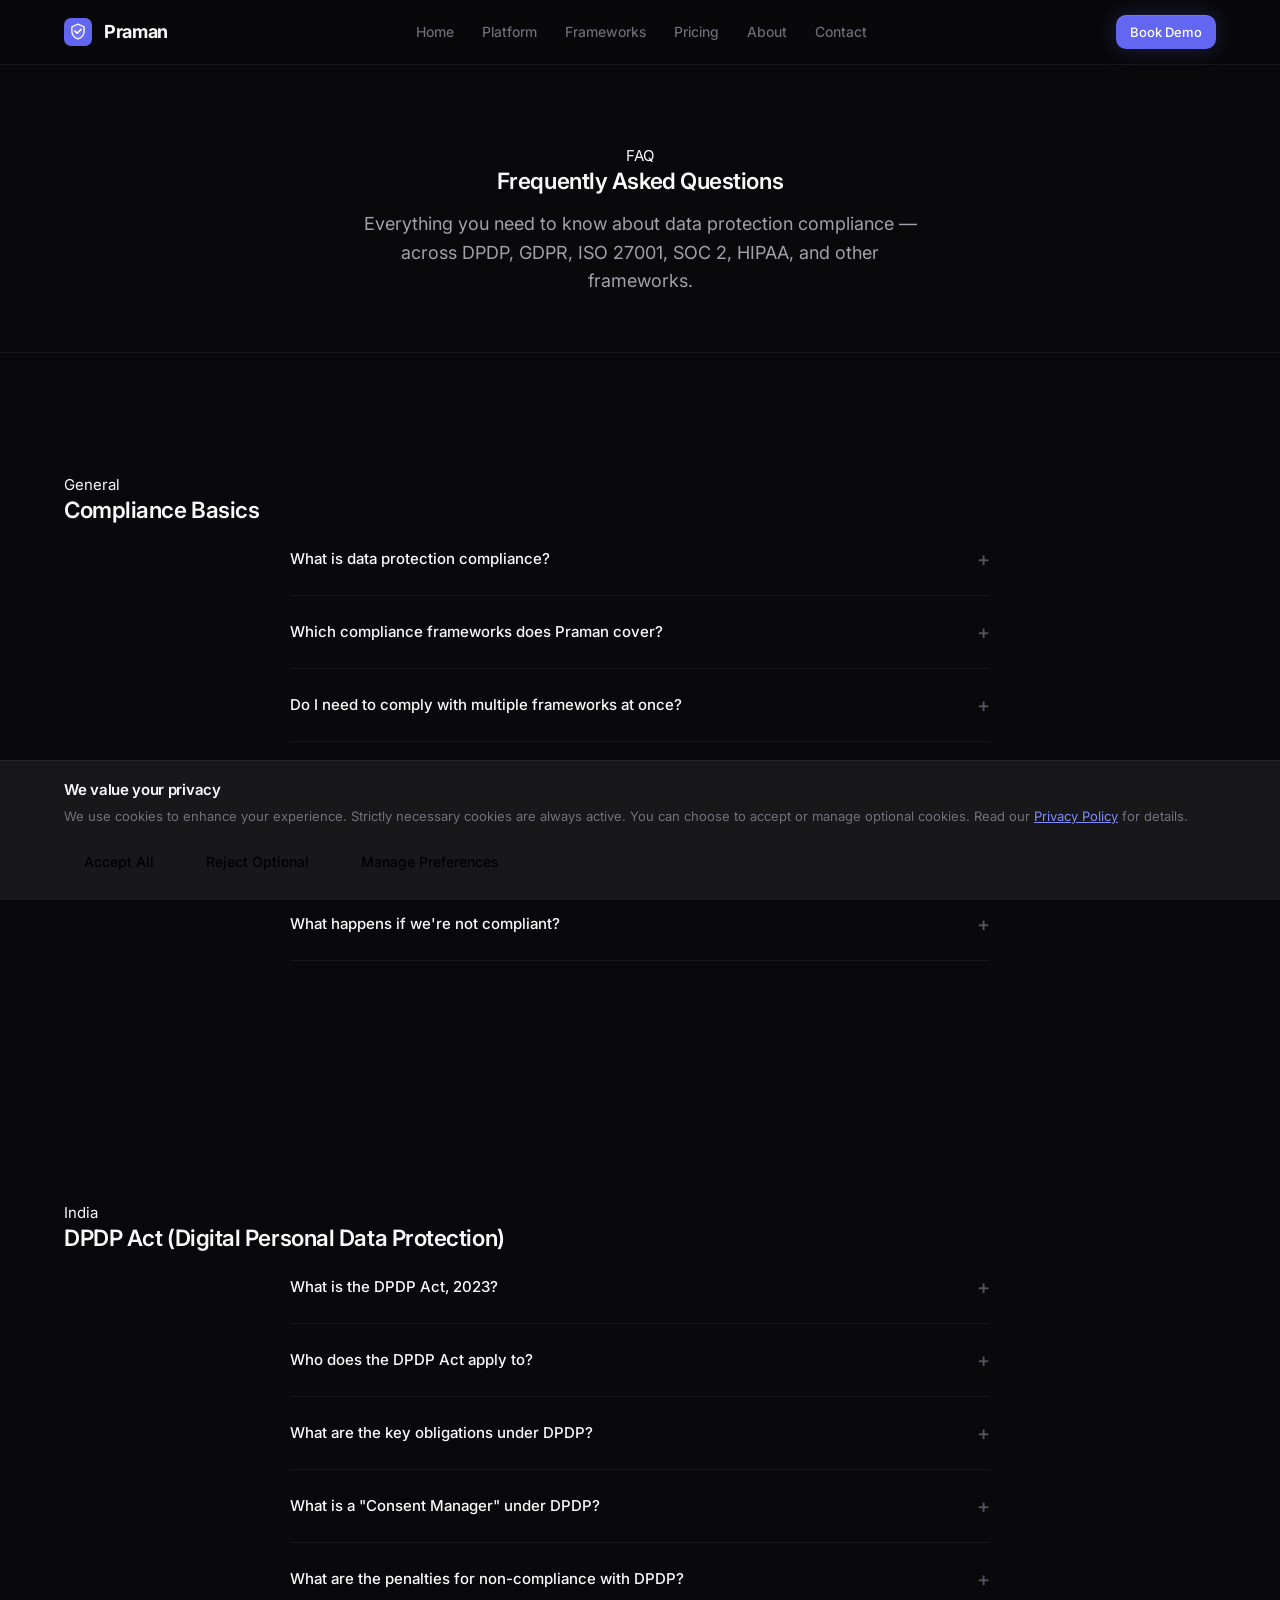
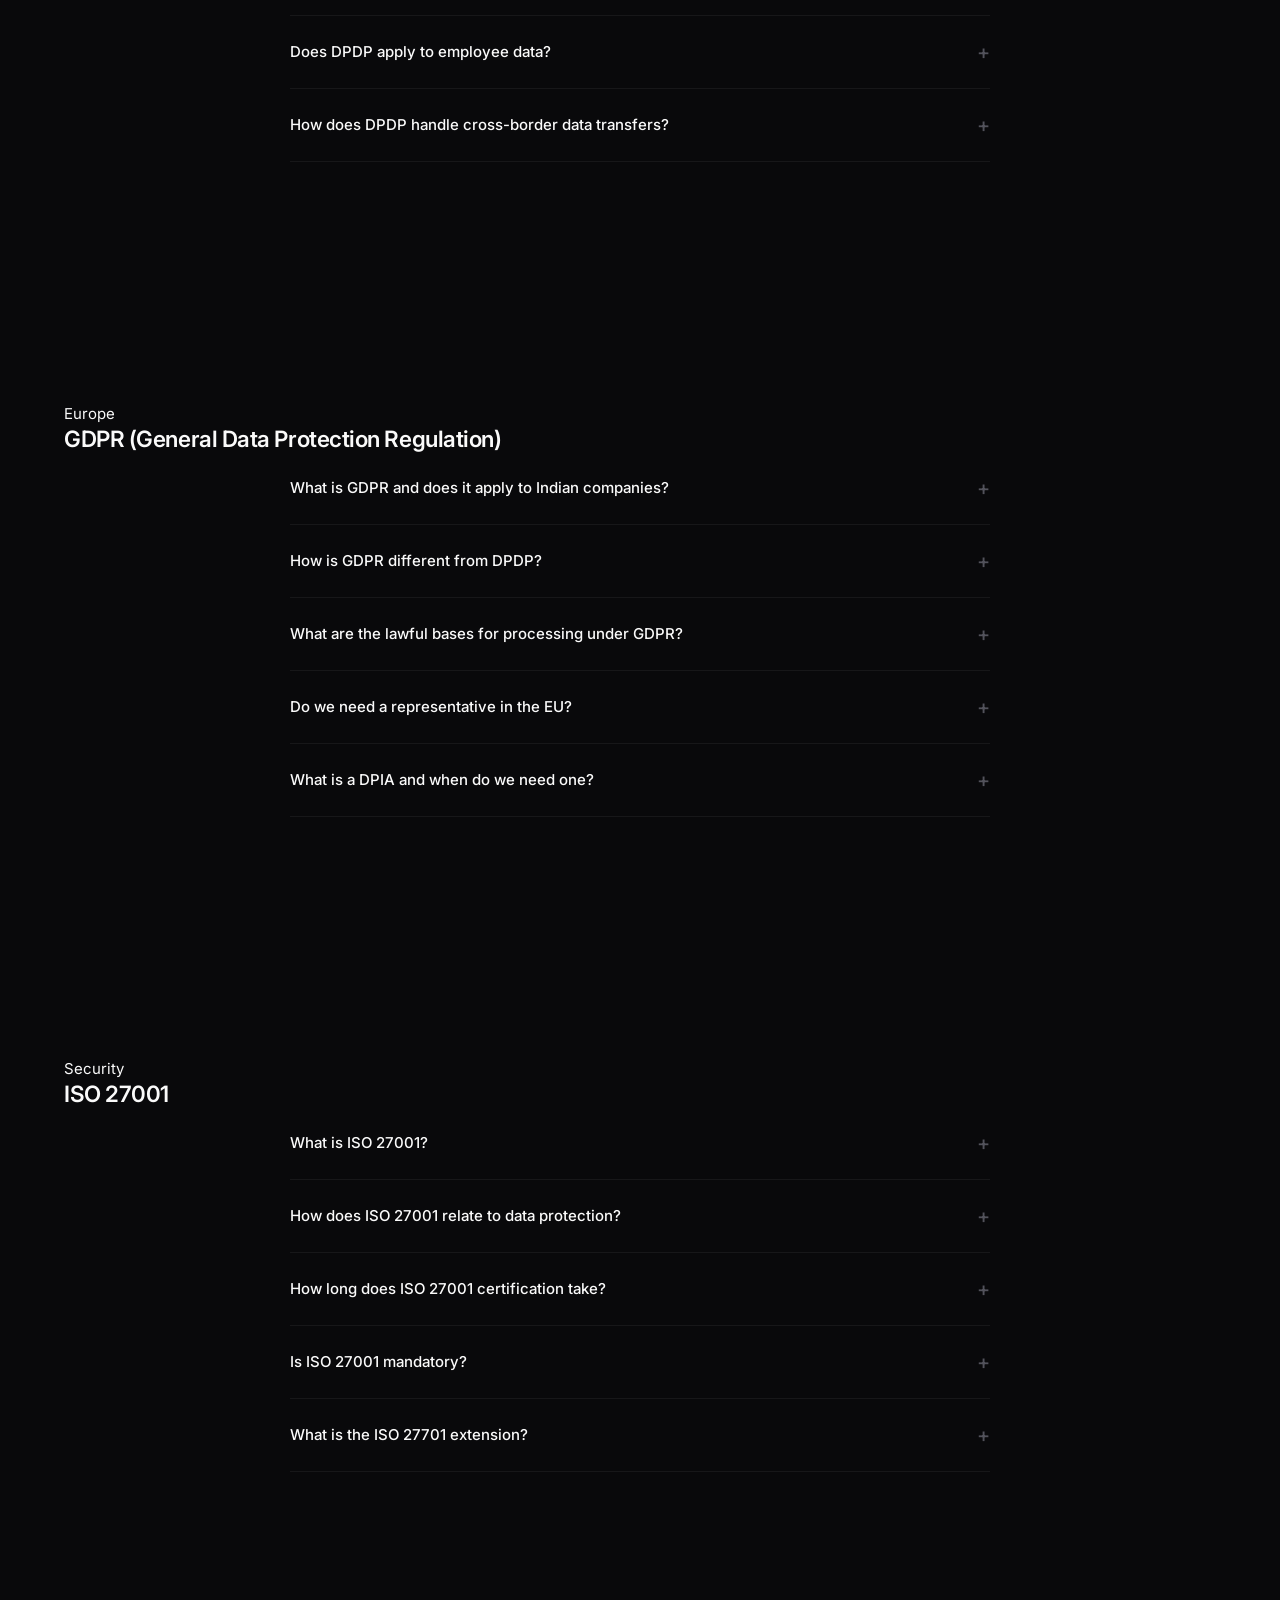
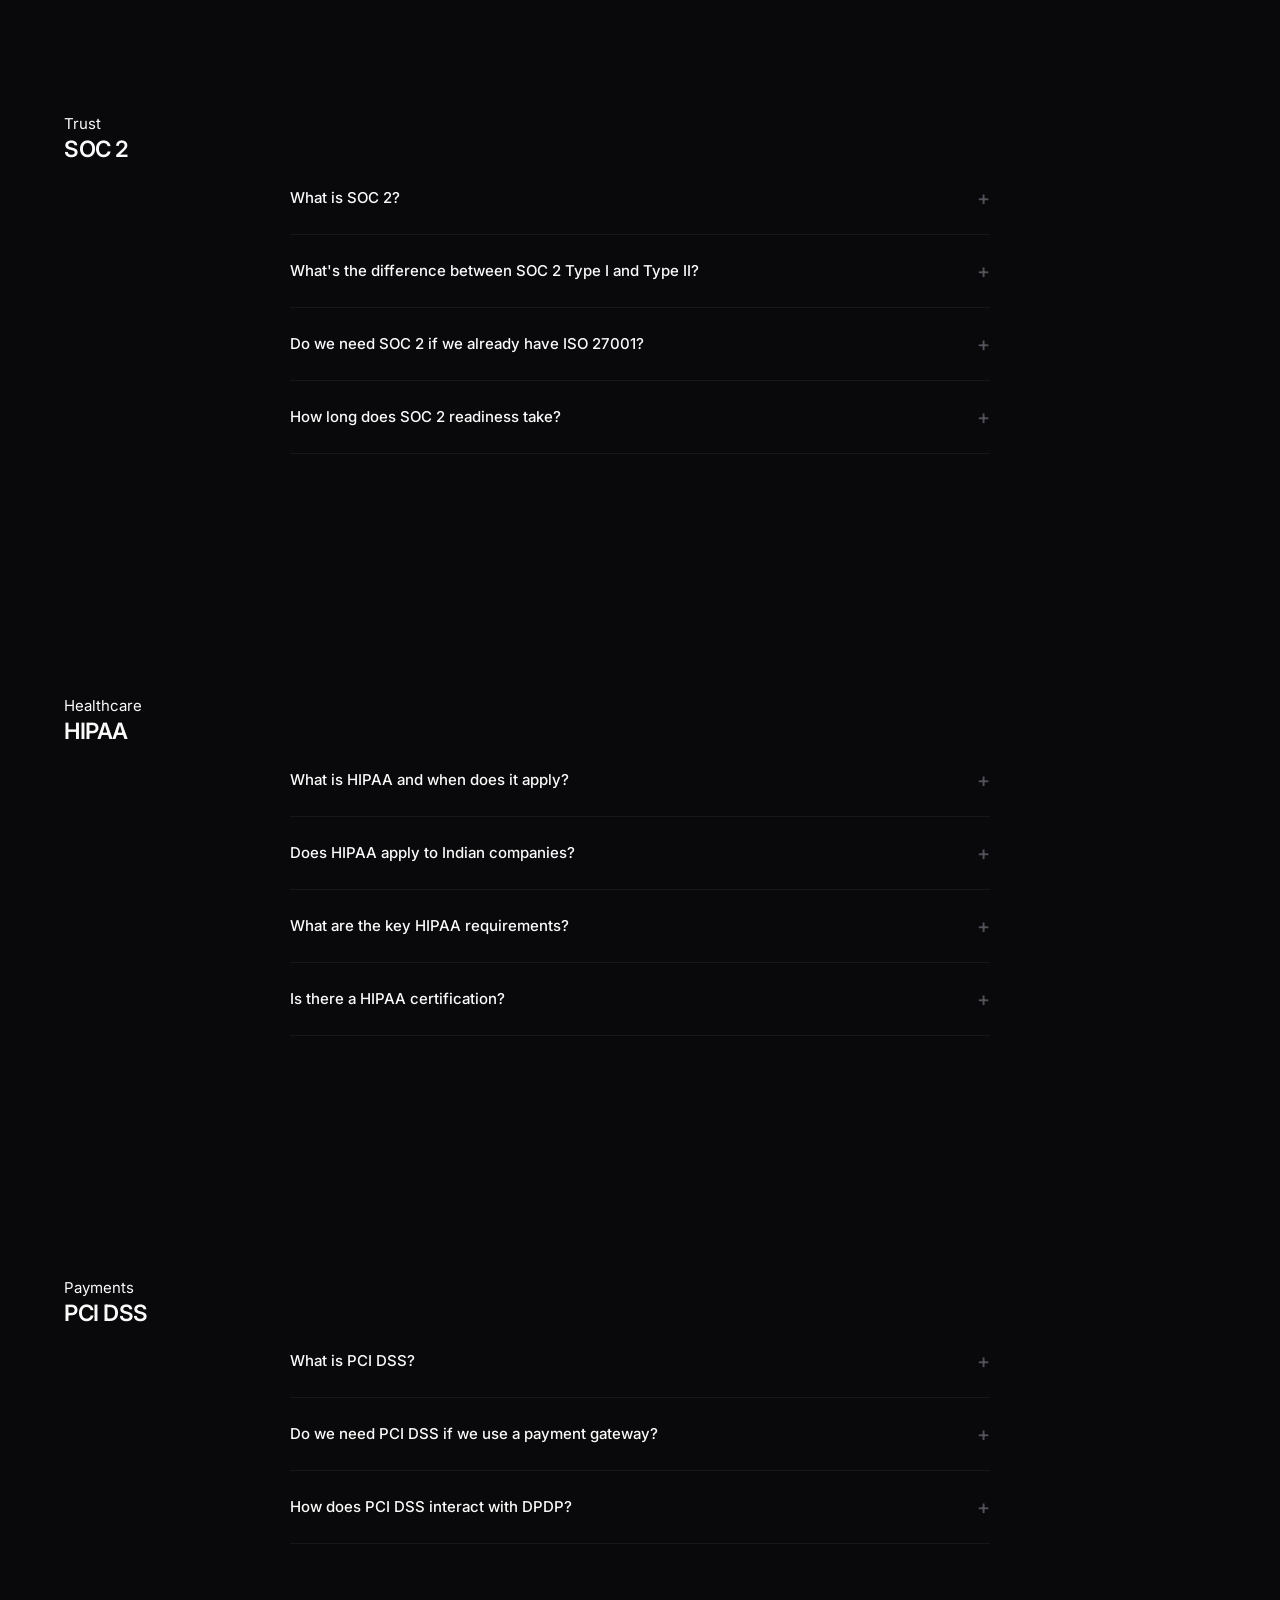
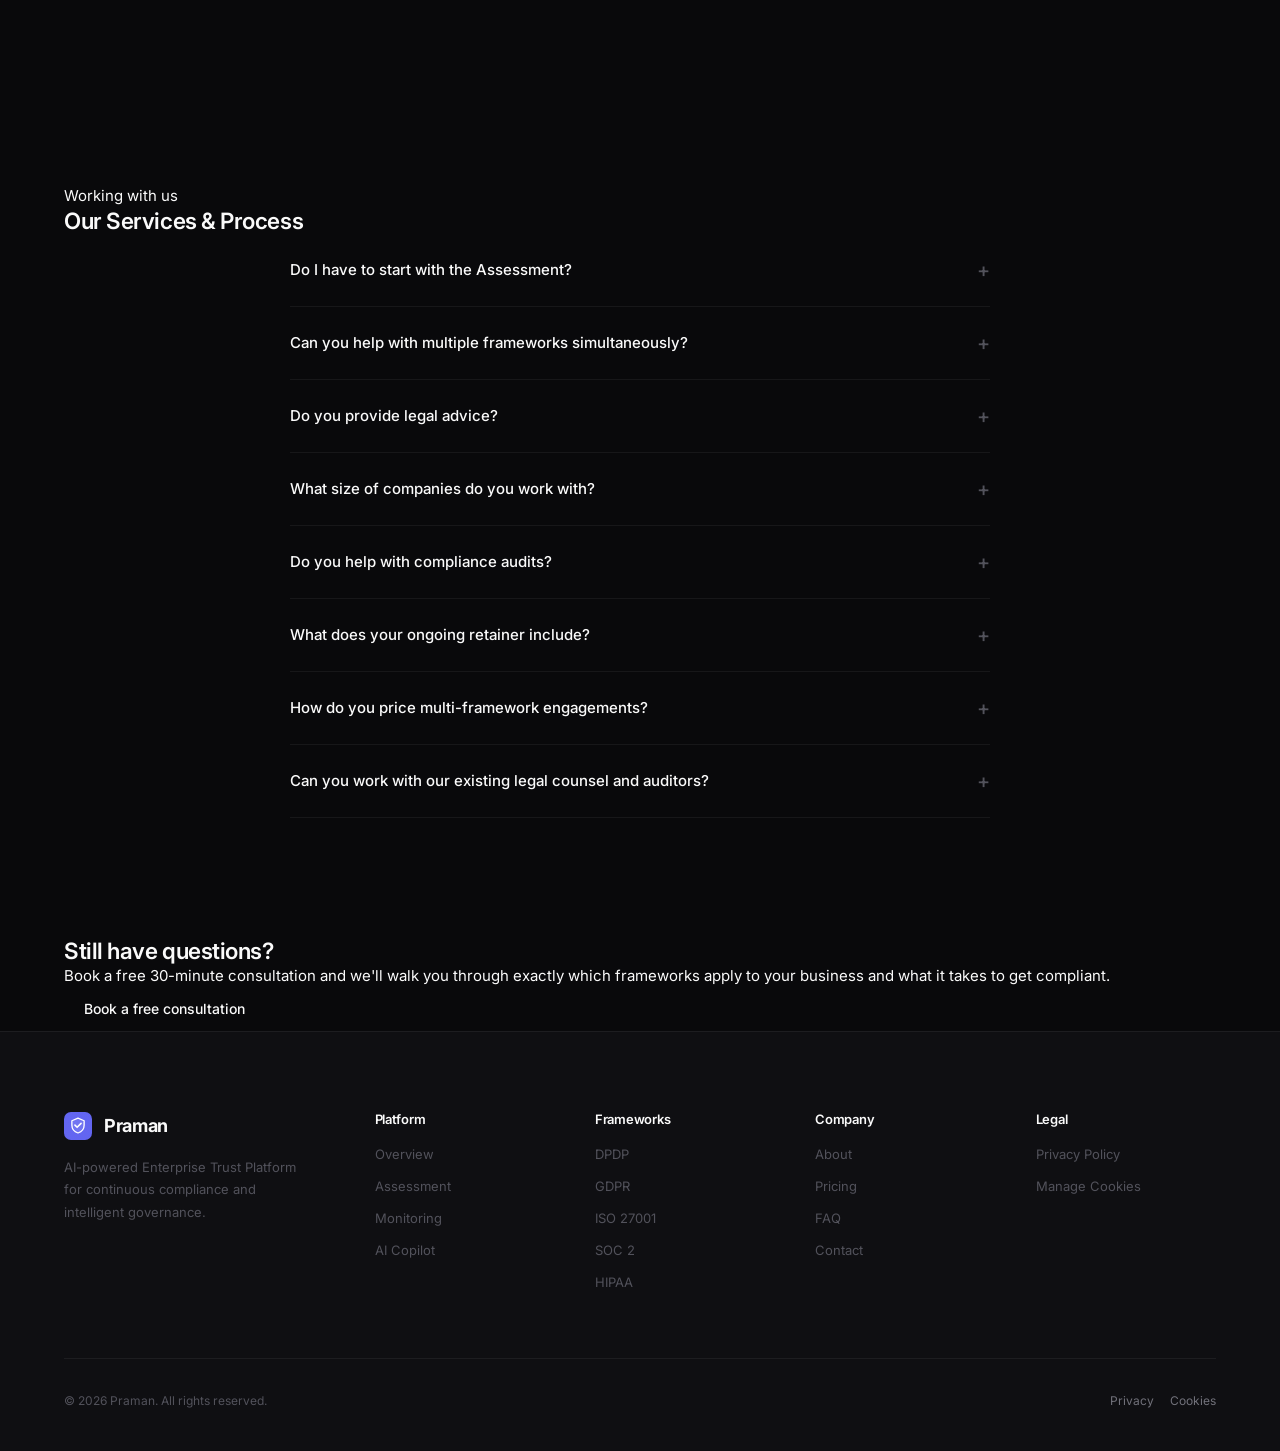
<file: faq.html>
<!DOCTYPE html>
<html lang="en">
<head>
<meta charset="UTF-8">
<meta name="viewport" content="width=device-width, initial-scale=1.0">
<title>FAQ — Praman Data Protection & Compliance Advisory</title>
<meta name="description" content="Frequently asked questions about data protection compliance — DPDP, GDPR, ISO 27001, SOC 2, HIPAA, and more. Get answers about compliance frameworks, timelines, and our advisory services.">
<link rel="preconnect" href="https://fonts.googleapis.com">
<link rel="preconnect" href="https://fonts.gstatic.com" crossorigin>
<link href="https://fonts.googleapis.com/css2?family=Inter:wght@400;450;500;600;700&family=JetBrains+Mono:wght@500&display=swap" rel="stylesheet">
<link rel="stylesheet" href="css/styles.css">
</head>
<body>
<a class="skip-link" href="#main">Skip to content</a>

<div id="site-header"></div>

<main id="main">

  <section class="page-hero">
    <div class="container">
      <span class="eyebrow">FAQ</span>
      <h1>Frequently Asked Questions</h1>
      <p>Everything you need to know about data protection compliance — across DPDP, GDPR, ISO 27001, SOC 2, HIPAA, and other frameworks.</p>
    </div>
  </section>

  <!-- GENERAL COMPLIANCE -->
  <section class="section">
    <div class="container">
      <div class="section-head">
        <span class="eyebrow">General</span>
        <h2>Compliance Basics</h2>
      </div>
      <div class="faq">
        <details>
          <summary>What is data protection compliance?</summary>
          <p>Data protection compliance means ensuring your organisation collects, processes, stores, and shares personal data in accordance with applicable laws and regulations. It involves implementing appropriate technical and organisational measures to safeguard individuals' privacy rights.</p>
        </details>
        <details>
          <summary>Which compliance frameworks does Praman cover?</summary>
          <p>We provide advisory services across multiple frameworks including India's DPDP Act, the EU's GDPR, ISO 27001, SOC 2, HIPAA (for healthcare data), PCI DSS (for payment data), and other sector-specific regulations. Our approach helps you build a unified compliance posture rather than siloed efforts.</p>
        </details>
        <details>
          <summary>Do I need to comply with multiple frameworks at once?</summary>
          <p>It depends on your business. If you process data of EU residents, you need GDPR compliance alongside DPDP. If you handle health data, HIPAA applies. If your clients demand security certifications, ISO 27001 or SOC 2 may be required. We help you identify which frameworks apply and build an integrated compliance programme.</p>
        </details>
        <details>
          <summary>What's the difference between compliance and certification?</summary>
          <p>Compliance means meeting the requirements of a law or standard. Certification (like ISO 27001 or SOC 2) is a formal attestation by an independent auditor that you meet those requirements. Some frameworks (DPDP, GDPR) don't have formal certification — you simply need to demonstrate compliance if questioned.</p>
        </details>
        <details>
          <summary>How long does it take to become compliant?</summary>
          <p>Timelines vary by framework and your current maturity. A DPDP readiness assessment takes 2–3 weeks; full implementation is typically 6–10 weeks. ISO 27001 certification can take 3–6 months. SOC 2 readiness usually requires 2–4 months. We'll give you a realistic timeline during the scoping call.</p>
        </details>
        <details>
          <summary>What happens if we're not compliant?</summary>
          <p>Consequences range from financial penalties (up to ₹250 crore under DPDP, up to €20M or 4% of global turnover under GDPR) to reputational damage, loss of customer trust, and business restrictions. Many enterprise clients now require compliance proof before signing contracts.</p>
        </details>
      </div>
    </div>
  </section>

  <!-- DPDP ACT -->
  <section class="section">
    <div class="container">
      <div class="section-head">
        <span class="eyebrow">India</span>
        <h2>DPDP Act (Digital Personal Data Protection)</h2>
      </div>
      <div class="faq">
        <details>
          <summary>What is the DPDP Act, 2023?</summary>
          <p>The Digital Personal Data Protection Act, 2023 is India's comprehensive data protection law. It governs how organisations (called Data Fiduciaries) collect, process, and store personal data of individuals (Data Principals) in India, establishing rights for individuals and obligations for businesses.</p>
        </details>
        <details>
          <summary>Who does the DPDP Act apply to?</summary>
          <p>It applies to any organisation that processes digital personal data collected within India, or processes personal data of individuals in India even if the processing happens outside the country. This covers startups, SMBs, enterprises, and foreign companies serving Indian users.</p>
        </details>
        <details>
          <summary>What are the key obligations under DPDP?</summary>
          <p>Key obligations include: obtaining valid consent before processing data, providing clear privacy notices, enabling data principal rights (access, correction, erasure), appointing a Data Protection Officer for significant data fiduciaries, implementing reasonable security safeguards, reporting breaches to the Data Protection Board, and ensuring data processors comply through contracts.</p>
        </details>
        <details>
          <summary>What is a "Consent Manager" under DPDP?</summary>
          <p>A Consent Manager is a registered entity that acts as an intermediary between Data Principals and Data Fiduciaries, helping individuals manage their consent preferences across multiple services. They must be registered with the Data Protection Board of India.</p>
        </details>
        <details>
          <summary>What are the penalties for non-compliance with DPDP?</summary>
          <p>Penalties can reach up to ₹250 crore per instance depending on the violation. Specific penalties apply for different breaches — failure to prevent data breaches, non-compliance with obligations regarding children's data, and failure to notify the Board of breaches all carry significant fines.</p>
        </details>
        <details>
          <summary>Does DPDP apply to employee data?</summary>
          <p>Yes. Any personal data you process — whether of customers, employees, vendors, or partners — falls under DPDP if it's digital personal data collected in India. HR systems, payroll, attendance records, and employee monitoring all need to comply.</p>
        </details>
        <details>
          <summary>How does DPDP handle cross-border data transfers?</summary>
          <p>DPDP allows cross-border transfers to all countries except those specifically restricted by the Central Government via notification. Unlike GDPR's adequacy mechanism, India uses a "blacklist" approach — transfers are permitted unless the destination country is explicitly blocked.</p>
        </details>
      </div>
    </div>
  </section>

  <!-- GDPR -->
  <section class="section">
    <div class="container">
      <div class="section-head">
        <span class="eyebrow">Europe</span>
        <h2>GDPR (General Data Protection Regulation)</h2>
      </div>
      <div class="faq">
        <details>
          <summary>What is GDPR and does it apply to Indian companies?</summary>
          <p>GDPR is the European Union's data protection regulation. It applies to any organisation — regardless of location — that offers goods or services to, or monitors the behaviour of, individuals in the EU/EEA. If you have European customers or users, GDPR likely applies to you.</p>
        </details>
        <details>
          <summary>How is GDPR different from DPDP?</summary>
          <p>While both protect personal data, GDPR is broader in scope: it has six legal bases for processing (not just consent), stricter cross-border transfer rules (adequacy decisions, SCCs, BCRs), mandatory DPO requirements for certain processors, and the right to data portability. DPDP is simpler but with heavier penalties relative to its scope.</p>
        </details>
        <details>
          <summary>What are the lawful bases for processing under GDPR?</summary>
          <p>GDPR provides six lawful bases: consent, contractual necessity, legal obligation, vital interests, public task, and legitimate interests. Unlike DPDP which primarily relies on consent and "certain legitimate uses," GDPR gives you more flexibility in justifying data processing.</p>
        </details>
        <details>
          <summary>Do we need a representative in the EU?</summary>
          <p>If your organisation is outside the EU but processes EU residents' data, you generally need to appoint an EU representative under Article 27 — unless processing is occasional, doesn't include large-scale special category data, and is unlikely to result in risk to individuals' rights.</p>
        </details>
        <details>
          <summary>What is a DPIA and when do we need one?</summary>
          <p>A Data Protection Impact Assessment (DPIA) is required under GDPR when processing is likely to result in high risk to individuals — such as large-scale profiling, systematic monitoring of public areas, or processing sensitive data at scale. It's a structured risk assessment with mitigation measures.</p>
        </details>
      </div>
    </div>
  </section>

  <!-- ISO 27001 -->
  <section class="section">
    <div class="container">
      <div class="section-head">
        <span class="eyebrow">Security</span>
        <h2>ISO 27001</h2>
      </div>
      <div class="faq">
        <details>
          <summary>What is ISO 27001?</summary>
          <p>ISO 27001 is an international standard for Information Security Management Systems (ISMS). It provides a framework for managing information security risks through policies, processes, and controls. Certification demonstrates to clients and partners that you take security seriously.</p>
        </details>
        <details>
          <summary>How does ISO 27001 relate to data protection?</summary>
          <p>ISO 27001 covers the "security" side of data protection — ensuring confidentiality, integrity, and availability of information. While DPDP/GDPR focus on privacy rights and lawful processing, ISO 27001 ensures the technical and organisational controls protecting that data are robust. They complement each other.</p>
        </details>
        <details>
          <summary>How long does ISO 27001 certification take?</summary>
          <p>For a mid-size company, expect 3–6 months from gap assessment to certification audit. This includes defining scope, implementing controls, building documentation, running internal audits, and finally the Stage 1 and Stage 2 external audits.</p>
        </details>
        <details>
          <summary>Is ISO 27001 mandatory?</summary>
          <p>It's not legally mandatory in most jurisdictions. However, it's increasingly required by enterprise clients, government contracts, and as a prerequisite for processing certain types of data. Many RFPs now list it as a must-have. It also supports DPDP's requirement for "reasonable security safeguards."</p>
        </details>
        <details>
          <summary>What is the ISO 27701 extension?</summary>
          <p>ISO 27701 extends ISO 27001 specifically for privacy information management. It maps to GDPR requirements and provides a certifiable privacy framework. If you already have ISO 27001, adding 27701 is a natural next step to demonstrate privacy compliance.</p>
        </details>
      </div>
    </div>
  </section>

  <!-- SOC 2 -->
  <section class="section">
    <div class="container">
      <div class="section-head">
        <span class="eyebrow">Trust</span>
        <h2>SOC 2</h2>
      </div>
      <div class="faq">
        <details>
          <summary>What is SOC 2?</summary>
          <p>SOC 2 (System and Organisation Controls 2) is an auditing standard developed by the AICPA. It evaluates an organisation's controls related to security, availability, processing integrity, confidentiality, and privacy. It's particularly relevant for SaaS companies and service providers.</p>
        </details>
        <details>
          <summary>What's the difference between SOC 2 Type I and Type II?</summary>
          <p>Type I assesses whether your controls are properly designed at a specific point in time. Type II evaluates whether those controls operated effectively over a period (typically 3–12 months). Type II is more rigorous and more valued by enterprise clients.</p>
        </details>
        <details>
          <summary>Do we need SOC 2 if we already have ISO 27001?</summary>
          <p>They serve different audiences. ISO 27001 is globally recognised, while SOC 2 is preferred by US-based clients. Many companies pursuing US enterprise deals need SOC 2 specifically. There's significant overlap in controls, so having one makes achieving the other easier.</p>
        </details>
        <details>
          <summary>How long does SOC 2 readiness take?</summary>
          <p>SOC 2 readiness typically takes 2–4 months, depending on your current security posture. The observation period for Type II adds another 3–6 months. We help you implement controls and prepare evidence so the audit process goes smoothly.</p>
        </details>
      </div>
    </div>
  </section>

  <!-- HIPAA -->
  <section class="section">
    <div class="container">
      <div class="section-head">
        <span class="eyebrow">Healthcare</span>
        <h2>HIPAA</h2>
      </div>
      <div class="faq">
        <details>
          <summary>What is HIPAA and when does it apply?</summary>
          <p>HIPAA (Health Insurance Portability and Accountability Act) is a US law protecting health information. It applies to healthcare providers, health plans, healthcare clearinghouses (covered entities), and their service providers (business associates). If you handle Protected Health Information (PHI) for US healthcare clients, HIPAA applies.</p>
        </details>
        <details>
          <summary>Does HIPAA apply to Indian companies?</summary>
          <p>Yes, if you're a business associate of a US covered entity — for example, if you provide IT services, cloud hosting, analytics, or BPO services that involve accessing PHI. Many Indian health-tech and IT services companies serving US healthcare clients must comply with HIPAA.</p>
        </details>
        <details>
          <summary>What are the key HIPAA requirements?</summary>
          <p>HIPAA has three main rules: the Privacy Rule (how PHI can be used/disclosed), the Security Rule (technical, physical, and administrative safeguards for electronic PHI), and the Breach Notification Rule (reporting requirements when PHI is compromised). You also need Business Associate Agreements with covered entities.</p>
        </details>
        <details>
          <summary>Is there a HIPAA certification?</summary>
          <p>Unlike ISO 27001, there is no official HIPAA certification. Compliance is demonstrated through risk assessments, documented policies, training records, and audit trails. Third-party assessments can provide attestation, but the government doesn't certify organisations as "HIPAA compliant."</p>
        </details>
      </div>
    </div>
  </section>

  <!-- PCI DSS -->
  <section class="section">
    <div class="container">
      <div class="section-head">
        <span class="eyebrow">Payments</span>
        <h2>PCI DSS</h2>
      </div>
      <div class="faq">
        <details>
          <summary>What is PCI DSS?</summary>
          <p>PCI DSS (Payment Card Industry Data Security Standard) is a set of security requirements for organisations that handle credit/debit card data. It's mandated by card brands (Visa, Mastercard, etc.) and applies to merchants, payment processors, and service providers handling cardholder data.</p>
        </details>
        <details>
          <summary>Do we need PCI DSS if we use a payment gateway?</summary>
          <p>If you use a fully hosted payment gateway (like Razorpay, Stripe, or PayU) and never see or store card numbers, your PCI scope is minimal — typically a Self-Assessment Questionnaire (SAQ A). But you still have some obligations around secure redirects and page security.</p>
        </details>
        <details>
          <summary>How does PCI DSS interact with DPDP?</summary>
          <p>Card data is personal data under DPDP. PCI DSS compliance helps meet DPDP's "reasonable security safeguards" requirement for payment data. However, DPDP adds consent, rights, and notice obligations that PCI DSS doesn't cover. You need both.</p>
        </details>
      </div>
    </div>
  </section>

  <!-- WORKING WITH PRAMAN -->
  <section class="section">
    <div class="container">
      <div class="section-head">
        <span class="eyebrow">Working with us</span>
        <h2>Our Services & Process</h2>
      </div>
      <div class="faq">
        <details>
          <summary>Do I have to start with the Assessment?</summary>
          <p>In most cases, yes — it's how we understand your data landscape and scope the work accurately. If you've already done a recent assessment or hold a current certification, we can review it and move straight to gap remediation.</p>
        </details>
        <details>
          <summary>Can you help with multiple frameworks simultaneously?</summary>
          <p>Absolutely. In fact, an integrated approach is more efficient. Many controls overlap between DPDP, GDPR, ISO 27001, and SOC 2. We map common requirements and implement once, reducing effort and cost compared to siloed compliance projects.</p>
        </details>
        <details>
          <summary>Do you provide legal advice?</summary>
          <p>We provide compliance advisory and work alongside qualified privacy lawyers. Formal legal opinions come from your counsel, whom we're happy to collaborate with. Our advice is practical and implementation-focused.</p>
        </details>
        <details>
          <summary>What size of companies do you work with?</summary>
          <p>We primarily work with growing businesses — startups that have found product-market fit, SMBs scaling operations, and mid-market companies facing compliance requirements from enterprise clients or entering regulated markets.</p>
        </details>
        <details>
          <summary>Do you help with compliance audits?</summary>
          <p>We help you prepare for audits (ISO 27001 certification audits, SOC 2 examinations, regulatory inspections) by ensuring your controls, documentation, and evidence are audit-ready. We can also accompany you during audits to field technical questions.</p>
        </details>
        <details>
          <summary>What does your ongoing retainer include?</summary>
          <p>Our Compliance Retainer includes: periodic control reviews, policy updates as regulations evolve, data-request/DSAR handling support, breach-response standby, staff awareness refreshers, and a named compliance contact for day-to-day questions.</p>
        </details>
        <details>
          <summary>How do you price multi-framework engagements?</summary>
          <p>Multi-framework work is priced based on the total scope, with discounts for overlapping controls. A combined DPDP + ISO 27001 engagement typically costs 30–40% less than doing them separately. We provide a clear quote after a scoping call.</p>
        </details>
        <details>
          <summary>Can you work with our existing legal counsel and auditors?</summary>
          <p>Yes, and we encourage it. We collaborate closely with your legal team for opinions and contract reviews, and with your auditors to ensure our implementation meets their expectations. A coordinated approach avoids rework.</p>
        </details>
      </div>
    </div>
  </section>

  <!-- CTA -->
  <section class="section--tight">
    <div class="container">
      <div class="cta-band">
        <h2>Still have questions?</h2>
        <p>Book a free 30-minute consultation and we'll walk you through exactly which frameworks apply to your business and what it takes to get compliant.</p>
        <a href="contact.html" class="btn">Book a free consultation</a>
      </div>
    </div>
  </section>

</main>

<div id="site-footer"></div>

<script src="js/components.js"></script>
<script src="js/cookie-consent.js"></script>
<script src="js/main.js"></script>
<script src="js/animations.js"></script>
</body>
</html>
</file>
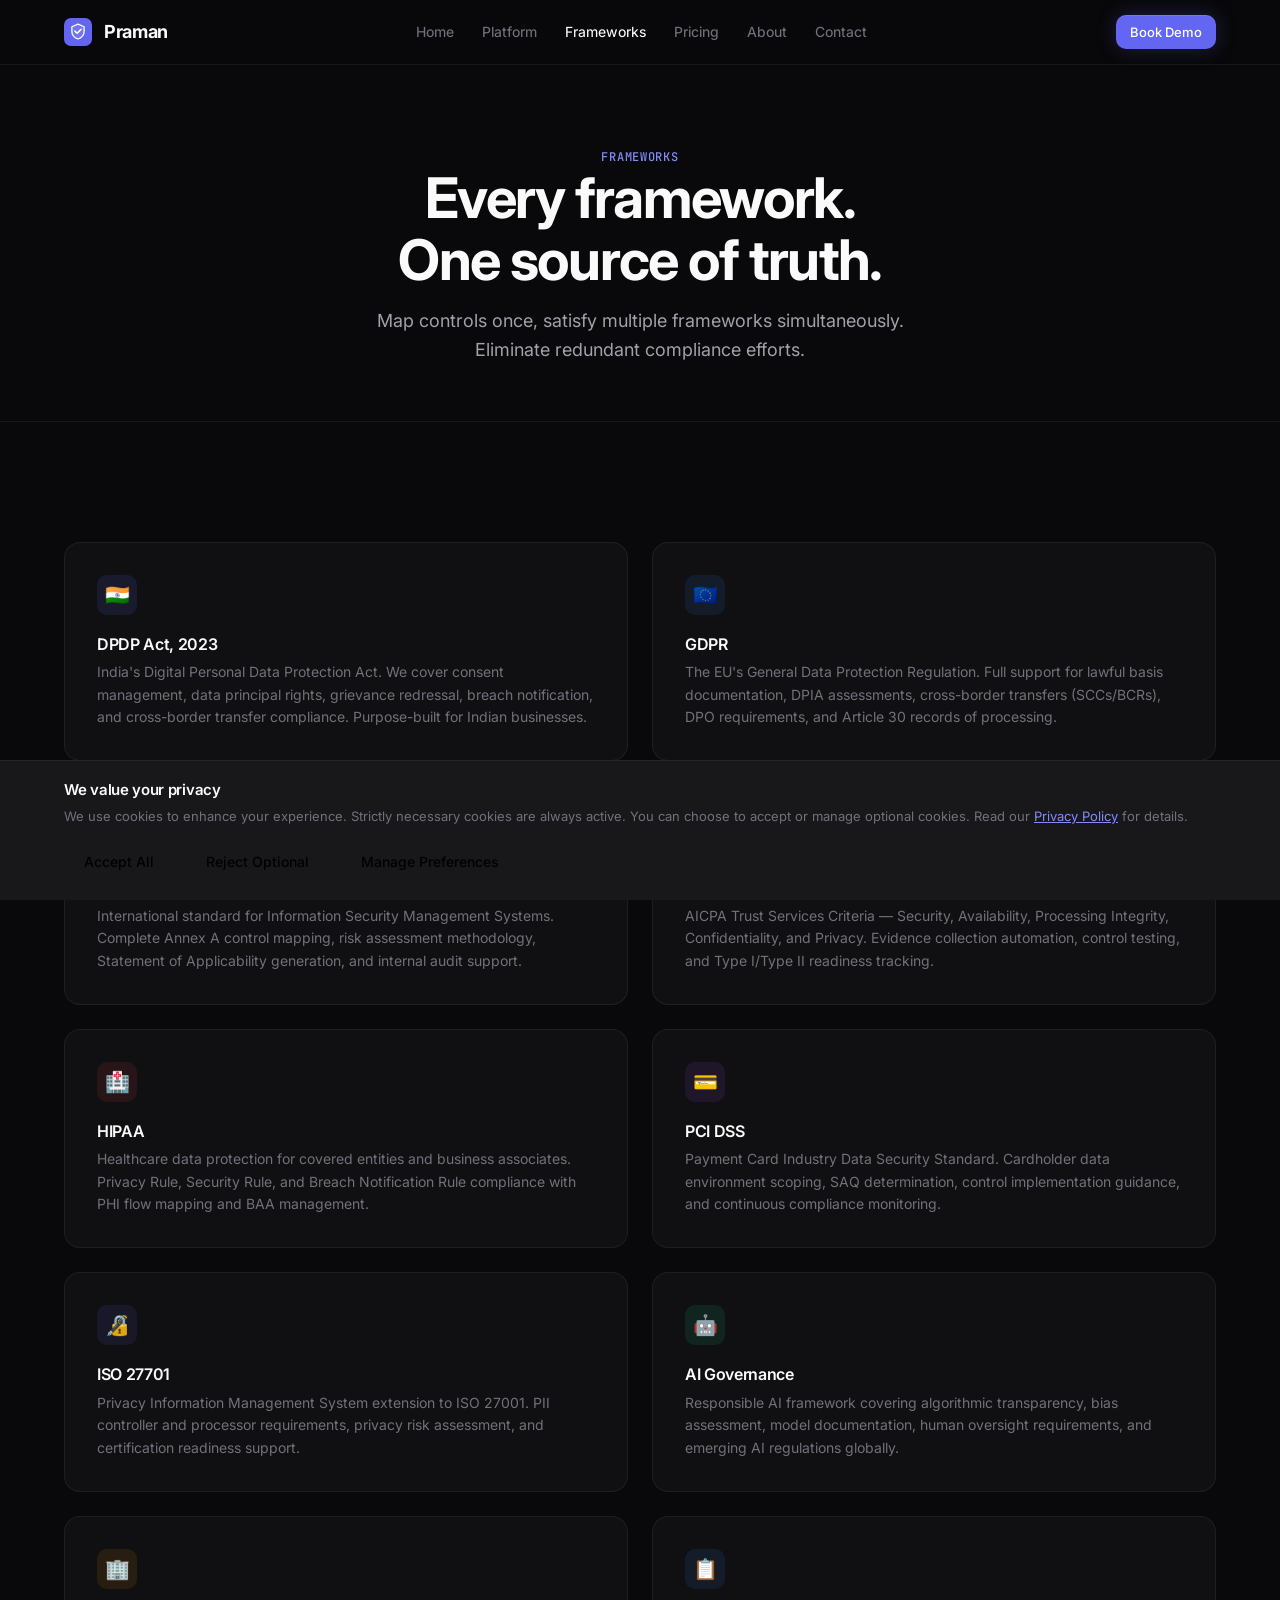
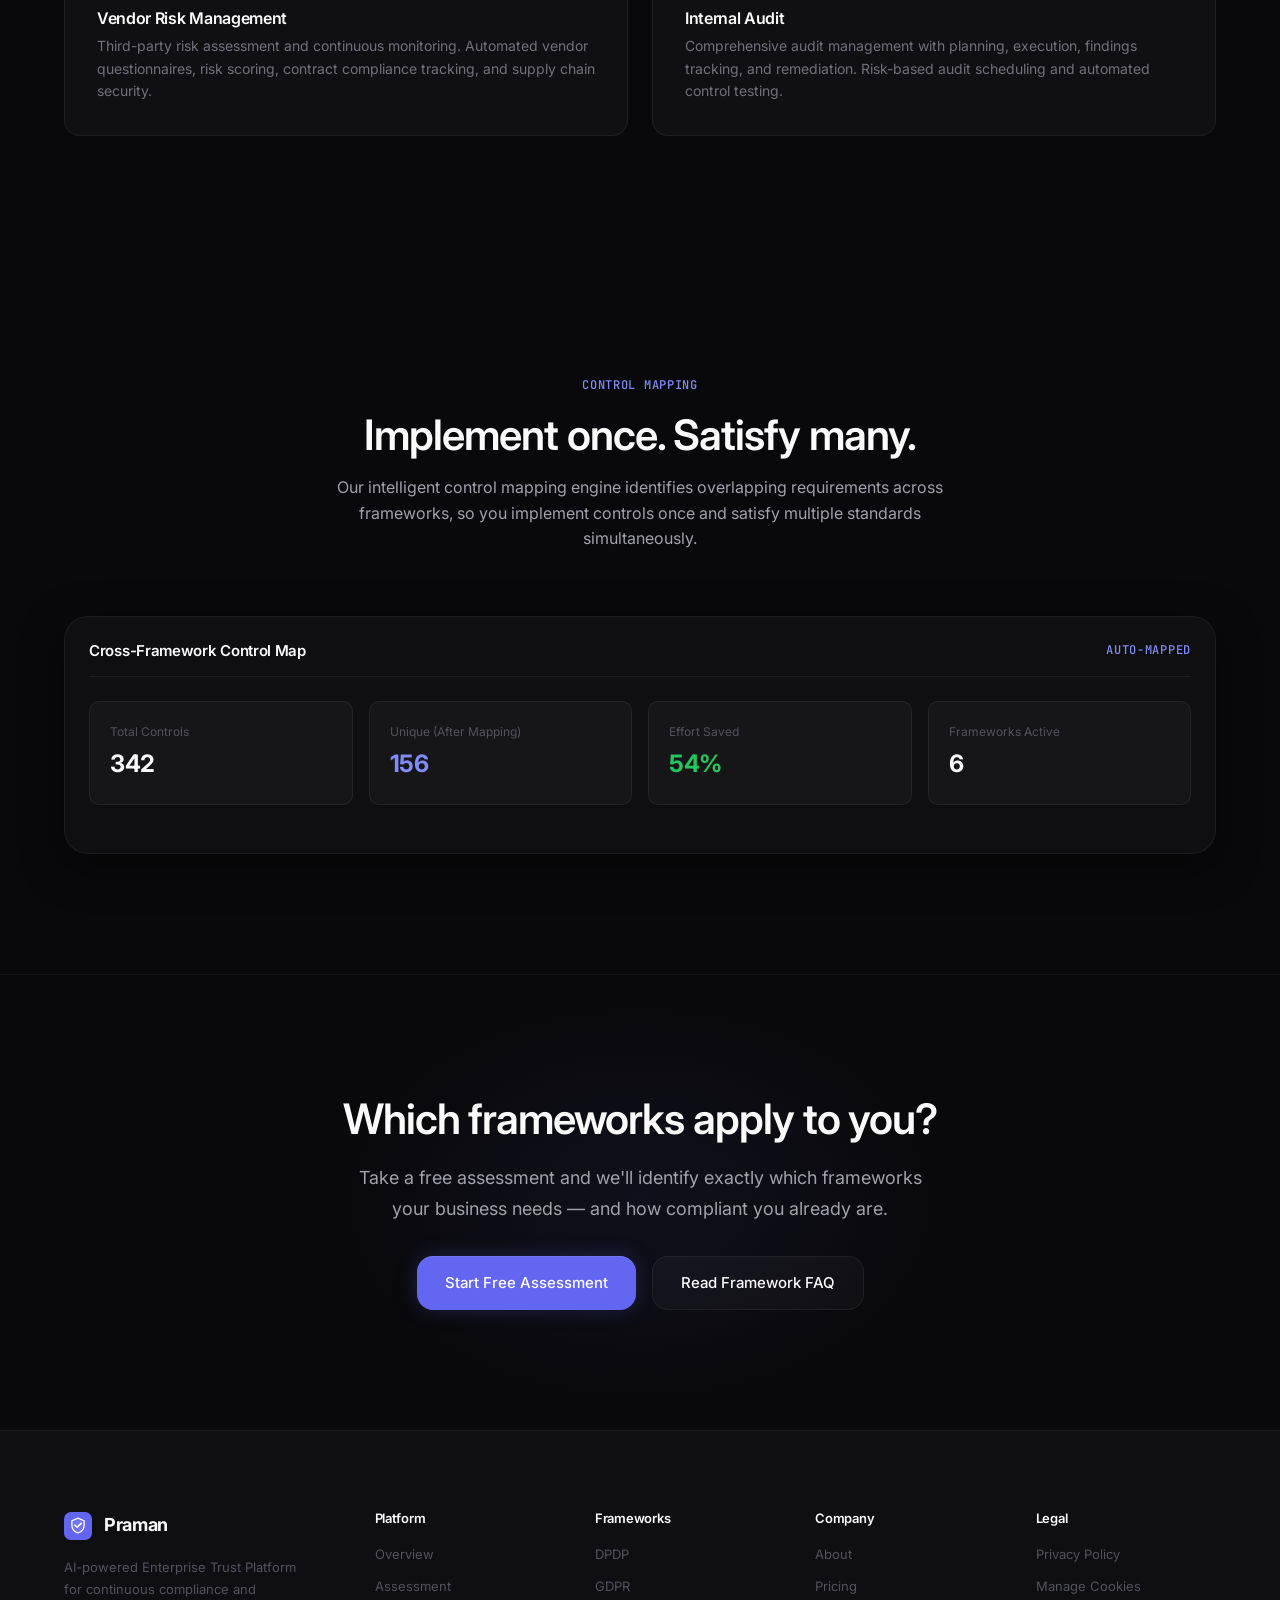
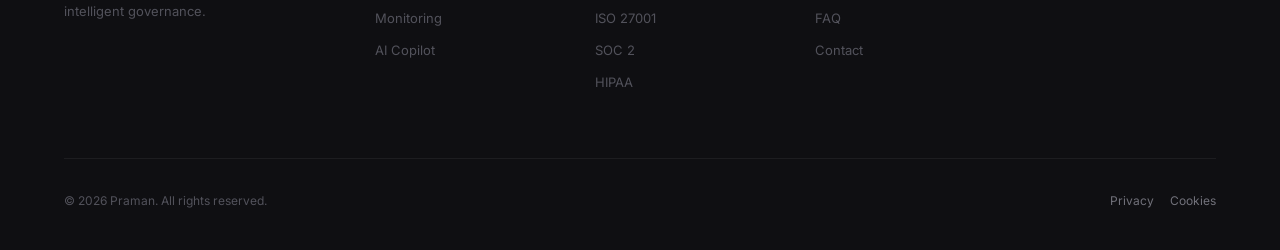
<file: frameworks.html>
<!DOCTYPE html>
<html lang="en">
<head>
<meta charset="UTF-8">
<meta name="viewport" content="width=device-width, initial-scale=1.0">
<title>Frameworks — Praman Enterprise Trust Platform</title>
<meta name="description" content="Praman supports DPDP, GDPR, ISO 27001, SOC 2, HIPAA, PCI DSS, ISO 27701, AI Governance, Vendor Risk, and Internal Audit frameworks.">
<link rel="preconnect" href="https://fonts.googleapis.com">
<link rel="preconnect" href="https://fonts.gstatic.com" crossorigin>
<link href="https://fonts.googleapis.com/css2?family=Inter:wght@400;450;500;600;700&family=JetBrains+Mono:wght@500&display=swap" rel="stylesheet">
<link rel="stylesheet" href="css/styles.css">
</head>
<body>
<a class="skip-link" href="#main">Skip to content</a>
<div id="site-header"></div>

<main id="main">

  <section class="page-hero">
    <div class="container">
      <span class="label">Frameworks</span>
      <h1 class="h1">Every framework.<br>One source of truth.</h1>
      <p>Map controls once, satisfy multiple frameworks simultaneously. Eliminate redundant compliance efforts.</p>
    </div>
  </section>

  <section class="section">
    <div class="container">
      <div class="frameworks-grid" style="grid-template-columns: repeat(2, 1fr); gap: var(--space-6);">

        <div class="feature-card" data-animate="fade-up" data-delay="1">
          <div class="icon" style="background: var(--accent-muted); color: var(--accent-light); font-size: 20px;">🇮🇳</div>
          <h3>DPDP Act, 2023</h3>
          <p>India's Digital Personal Data Protection Act. We cover consent management, data principal rights, grievance redressal, breach notification, and cross-border transfer compliance. Purpose-built for Indian businesses.</p>
        </div>

        <div class="feature-card" data-animate="fade-up" data-delay="2">
          <div class="icon" style="background: rgba(59,130,246,0.1); color: var(--info); font-size: 20px;">🇪🇺</div>
          <h3>GDPR</h3>
          <p>The EU's General Data Protection Regulation. Full support for lawful basis documentation, DPIA assessments, cross-border transfers (SCCs/BCRs), DPO requirements, and Article 30 records of processing.</p>
        </div>

        <div class="feature-card" data-animate="fade-up" data-delay="1">
          <div class="icon" style="background: var(--emerald-muted); color: var(--emerald); font-size: 20px;">🔒</div>
          <h3>ISO 27001</h3>
          <p>International standard for Information Security Management Systems. Complete Annex A control mapping, risk assessment methodology, Statement of Applicability generation, and internal audit support.</p>
        </div>

        <div class="feature-card" data-animate="fade-up" data-delay="2">
          <div class="icon" style="background: rgba(245,158,11,0.1); color: var(--warning); font-size: 20px;">🛡</div>
          <h3>SOC 2</h3>
          <p>AICPA Trust Services Criteria — Security, Availability, Processing Integrity, Confidentiality, and Privacy. Evidence collection automation, control testing, and Type I/Type II readiness tracking.</p>
        </div>

        <div class="feature-card" data-animate="fade-up" data-delay="1">
          <div class="icon" style="background: rgba(239,68,68,0.1); color: var(--danger); font-size: 20px;">🏥</div>
          <h3>HIPAA</h3>
          <p>Healthcare data protection for covered entities and business associates. Privacy Rule, Security Rule, and Breach Notification Rule compliance with PHI flow mapping and BAA management.</p>
        </div>

        <div class="feature-card" data-animate="fade-up" data-delay="2">
          <div class="icon" style="background: rgba(168,85,247,0.1); color: #a855f7; font-size: 20px;">💳</div>
          <h3>PCI DSS</h3>
          <p>Payment Card Industry Data Security Standard. Cardholder data environment scoping, SAQ determination, control implementation guidance, and continuous compliance monitoring.</p>
        </div>

        <div class="feature-card" data-animate="fade-up" data-delay="1">
          <div class="icon" style="background: rgba(99,102,241,0.1); color: var(--accent-light); font-size: 20px;">🔏</div>
          <h3>ISO 27701</h3>
          <p>Privacy Information Management System extension to ISO 27001. PII controller and processor requirements, privacy risk assessment, and certification readiness support.</p>
        </div>

        <div class="feature-card" data-animate="fade-up" data-delay="2">
          <div class="icon" style="background: var(--emerald-muted); color: var(--emerald); font-size: 20px;">🤖</div>
          <h3>AI Governance</h3>
          <p>Responsible AI framework covering algorithmic transparency, bias assessment, model documentation, human oversight requirements, and emerging AI regulations globally.</p>
        </div>

        <div class="feature-card" data-animate="fade-up" data-delay="1">
          <div class="icon" style="background: rgba(245,158,11,0.1); color: var(--warning); font-size: 20px;">🏢</div>
          <h3>Vendor Risk Management</h3>
          <p>Third-party risk assessment and continuous monitoring. Automated vendor questionnaires, risk scoring, contract compliance tracking, and supply chain security.</p>
        </div>

        <div class="feature-card" data-animate="fade-up" data-delay="2">
          <div class="icon" style="background: rgba(59,130,246,0.1); color: var(--info); font-size: 20px;">📋</div>
          <h3>Internal Audit</h3>
          <p>Comprehensive audit management with planning, execution, findings tracking, and remediation. Risk-based audit scheduling and automated control testing.</p>
        </div>

      </div>
    </div>
  </section>

  <!-- CROSS-MAPPING -->
  <section class="section section--border">
    <div class="container">
      <div class="section-header" data-animate="fade-up">
        <span class="label">Control Mapping</span>
        <h2 class="h2">Implement once. Satisfy many.</h2>
        <p>Our intelligent control mapping engine identifies overlapping requirements across frameworks, so you implement controls once and satisfy multiple standards simultaneously.</p>
      </div>
      <div class="dashboard-mockup" data-animate="scale-in">
        <div class="dash-header">
          <h4>Cross-Framework Control Map</h4>
          <span class="label">Auto-mapped</span>
        </div>
        <div class="dash-stats">
          <div class="dash-stat">
            <div class="stat-label">Total Controls</div>
            <div class="stat-value">342</div>
          </div>
          <div class="dash-stat">
            <div class="stat-label">Unique (After Mapping)</div>
            <div class="stat-value" style="color: var(--accent-light);">156</div>
          </div>
          <div class="dash-stat">
            <div class="stat-label">Effort Saved</div>
            <div class="stat-value" style="color: var(--success);">54%</div>
          </div>
          <div class="dash-stat">
            <div class="stat-label">Frameworks Active</div>
            <div class="stat-value">6</div>
          </div>
        </div>
      </div>
    </div>
  </section>

  <!-- CTA -->
  <section class="section cta-section">
    <div class="container">
      <div class="cta-content" data-animate="fade-up">
        <h2 class="h2">Which frameworks apply to you?</h2>
        <p class="body-lg">Take a free assessment and we'll identify exactly which frameworks your business needs — and how compliant you already are.</p>
        <div class="cta-actions">
          <a href="assessment.html" class="btn btn--primary btn--lg">Start Free Assessment</a>
          <a href="faq.html" class="btn btn--secondary btn--lg">Read Framework FAQ</a>
        </div>
      </div>
    </div>
  </section>

</main>

<div id="site-footer"></div>
<script src="js/components.js"></script>
<script src="js/cookie-consent.js"></script>
<script src="js/main.js"></script>
<script src="js/animations.js"></script>
</body>
</html>
</file>
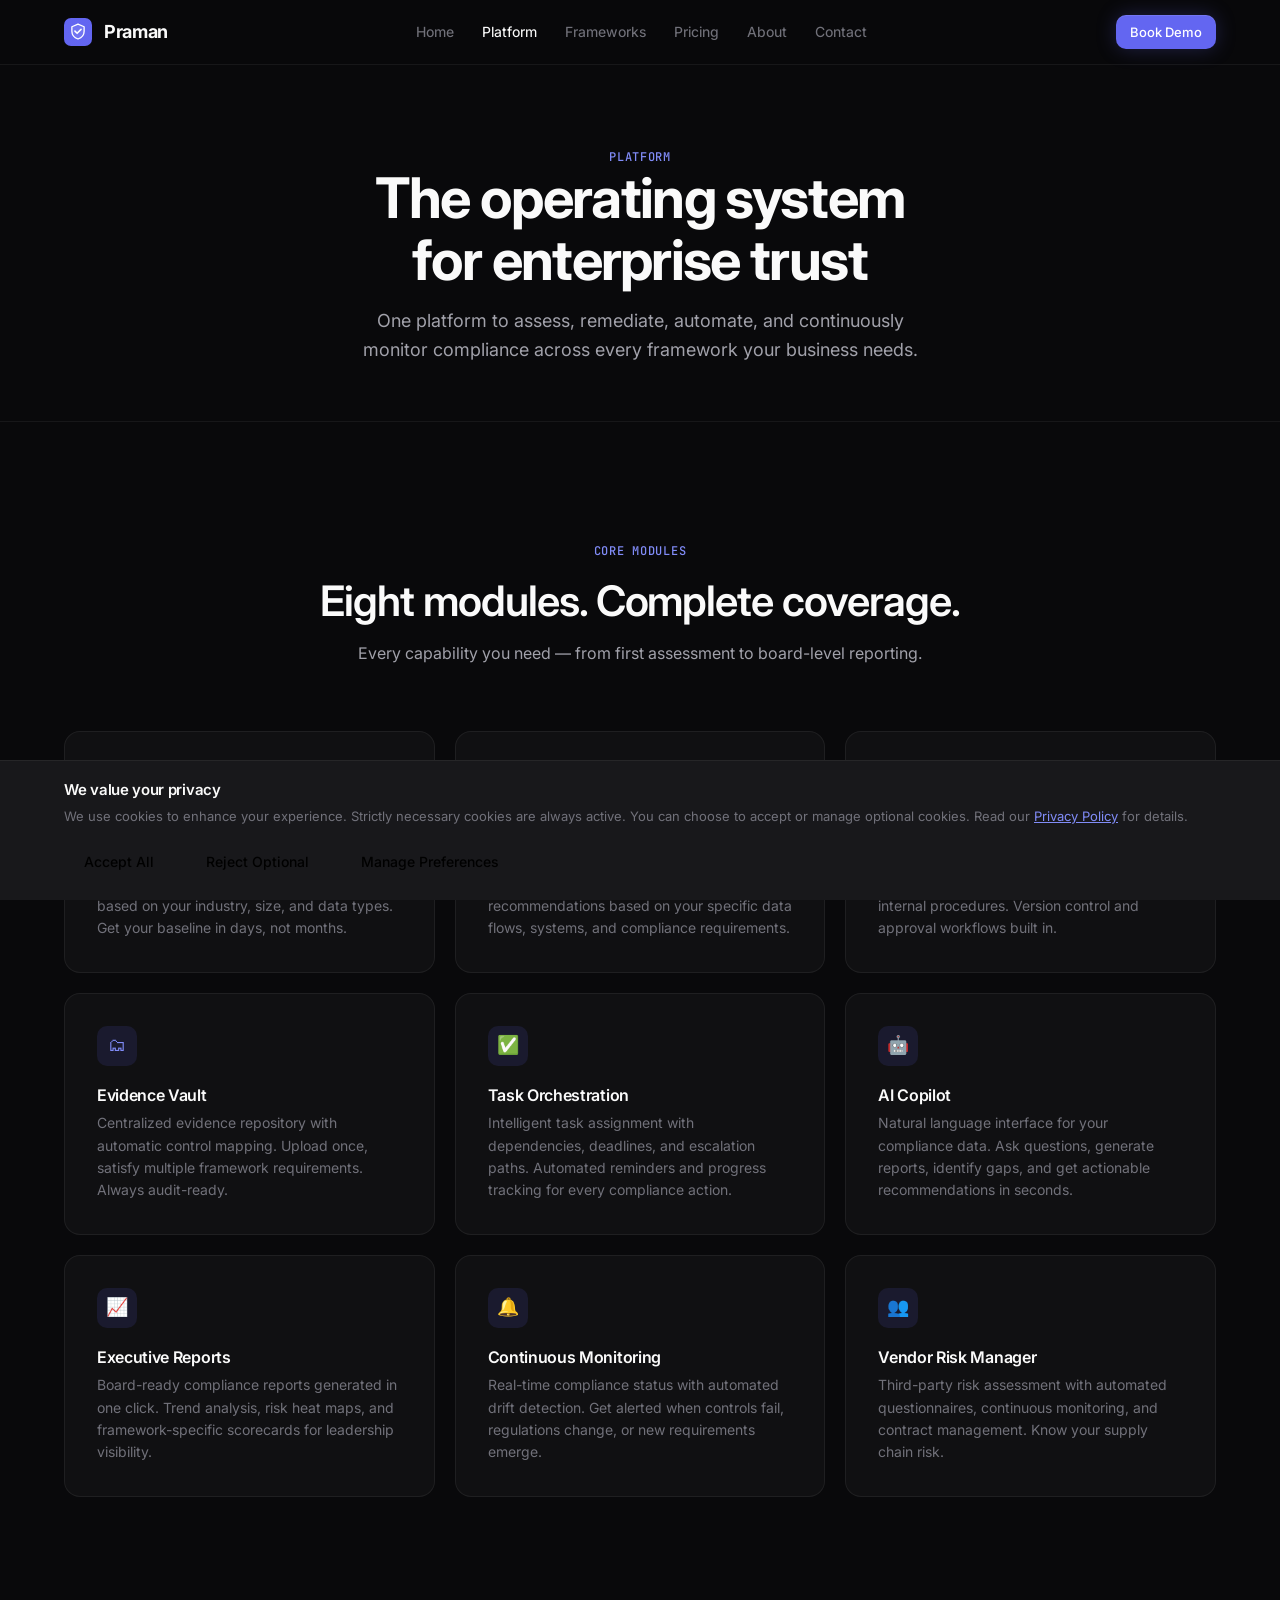
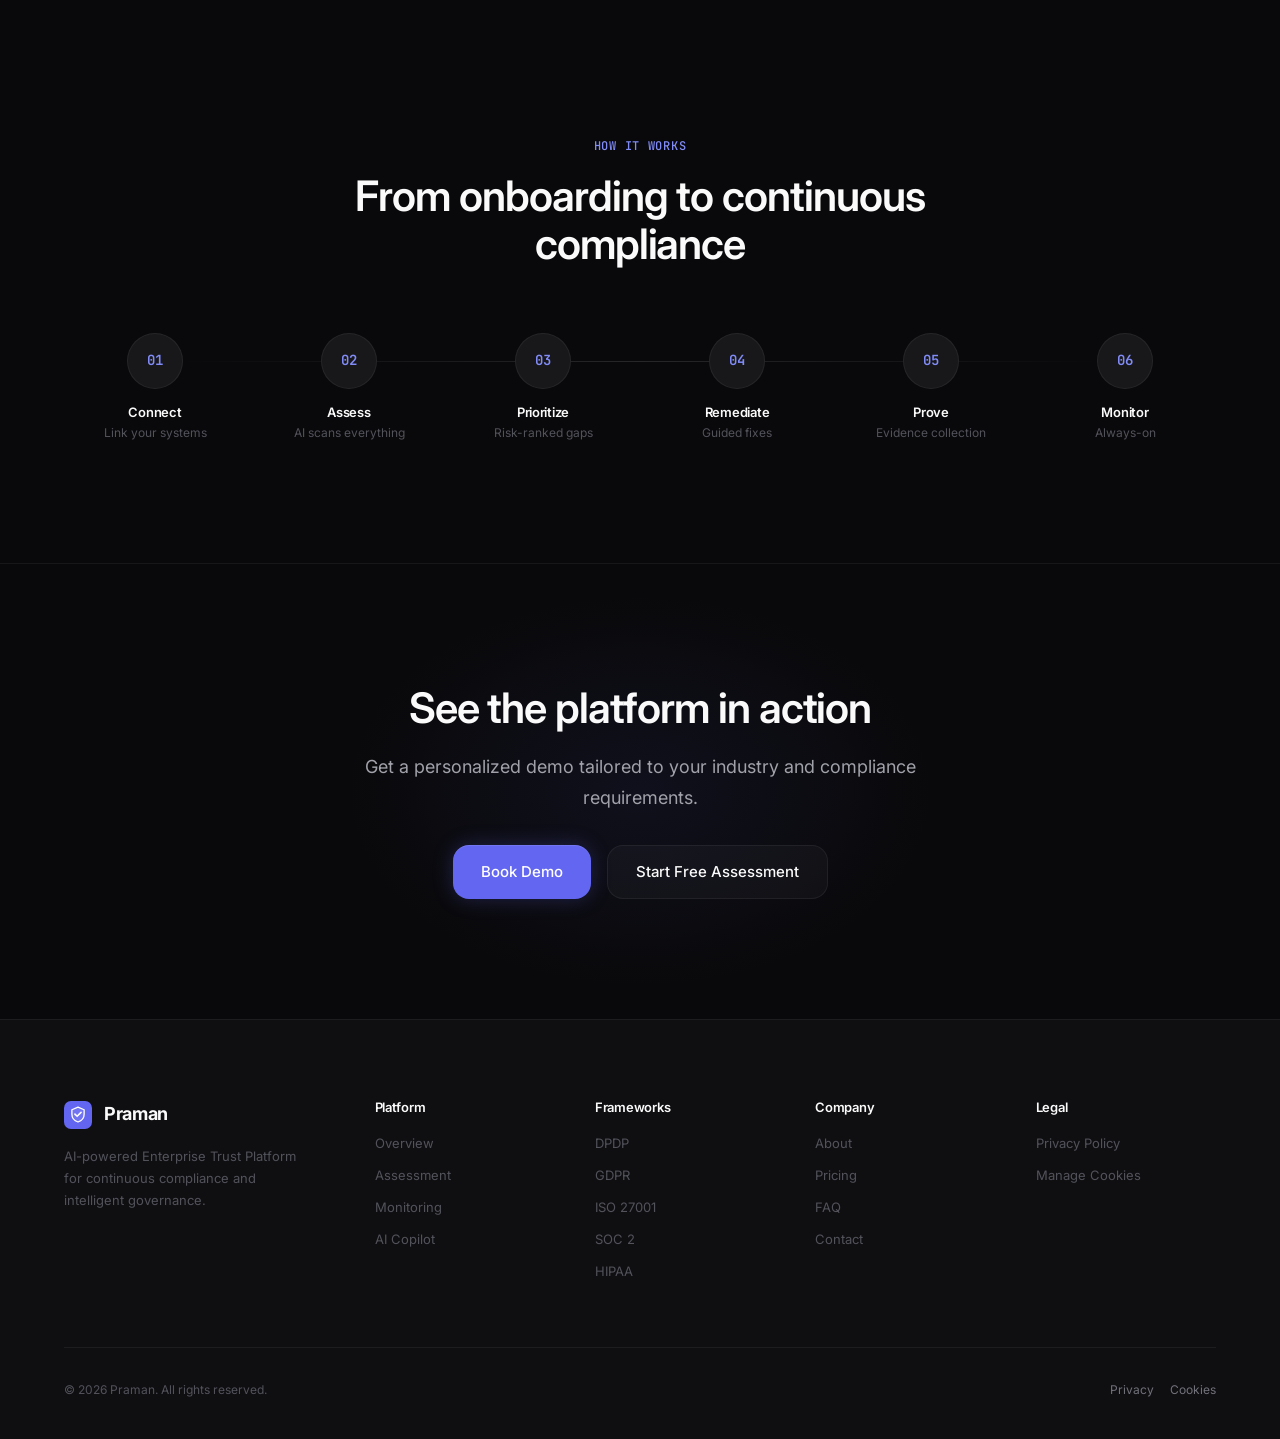
<file: platform.html>
<!DOCTYPE html>
<html lang="en">
<head>
<meta charset="UTF-8">
<meta name="viewport" content="width=device-width, initial-scale=1.0">
<title>Platform — Praman Enterprise Trust Platform</title>
<meta name="description" content="Explore Praman's AI-powered compliance platform: assessment, risk management, policy generation, evidence collection, continuous monitoring, and executive reporting.">
<link rel="preconnect" href="https://fonts.googleapis.com">
<link rel="preconnect" href="https://fonts.gstatic.com" crossorigin>
<link href="https://fonts.googleapis.com/css2?family=Inter:wght@400;450;500;600;700&family=JetBrains+Mono:wght@500&display=swap" rel="stylesheet">
<link rel="stylesheet" href="css/styles.css">
</head>
<body>
<a class="skip-link" href="#main">Skip to content</a>
<div id="site-header"></div>

<main id="main">

  <section class="page-hero">
    <div class="container">
      <span class="label">Platform</span>
      <h1 class="h1">The operating system<br>for enterprise trust</h1>
      <p>One platform to assess, remediate, automate, and continuously monitor compliance across every framework your business needs.</p>
    </div>
  </section>

  <!-- MODULES OVERVIEW -->
  <section class="section" id="assessment">
    <div class="container">
      <div class="section-header" data-animate="fade-up">
        <span class="label">Core Modules</span>
        <h2 class="h2">Eight modules. Complete coverage.</h2>
        <p>Every capability you need — from first assessment to board-level reporting.</p>
      </div>
      <div class="features-grid">
        <div class="feature-card" data-animate="fade-up" data-delay="1">
          <div class="icon">📊</div>
          <h3>Assessment Engine</h3>
          <p>AI-driven gap analysis against any framework. Automated questionnaires adapt based on your industry, size, and data types. Get your baseline in days, not months.</p>
        </div>
        <div class="feature-card" data-animate="fade-up" data-delay="2">
          <div class="icon">⚠️</div>
          <h3>Risk Intelligence</h3>
          <p>Automatic risk identification, scoring, and prioritization. Context-aware recommendations based on your specific data flows, systems, and compliance requirements.</p>
        </div>
        <div class="feature-card" data-animate="fade-up" data-delay="3">
          <div class="icon">📄</div>
          <h3>Policy Studio</h3>
          <p>AI generates compliant policies, consent notices, data processing agreements, and internal procedures. Version control and approval workflows built in.</p>
        </div>
        <div class="feature-card" data-animate="fade-up" data-delay="1">
          <div class="icon">🗂</div>
          <h3>Evidence Vault</h3>
          <p>Centralized evidence repository with automatic control mapping. Upload once, satisfy multiple framework requirements. Always audit-ready.</p>
        </div>
        <div class="feature-card" data-animate="fade-up" data-delay="2">
          <div class="icon">✅</div>
          <h3>Task Orchestration</h3>
          <p>Intelligent task assignment with dependencies, deadlines, and escalation paths. Automated reminders and progress tracking for every compliance action.</p>
        </div>
        <div class="feature-card" data-animate="fade-up" data-delay="3" id="ai-copilot">
          <div class="icon">🤖</div>
          <h3>AI Copilot</h3>
          <p>Natural language interface for your compliance data. Ask questions, generate reports, identify gaps, and get actionable recommendations in seconds.</p>
        </div>
        <div class="feature-card" data-animate="fade-up" data-delay="1">
          <div class="icon">📈</div>
          <h3>Executive Reports</h3>
          <p>Board-ready compliance reports generated in one click. Trend analysis, risk heat maps, and framework-specific scorecards for leadership visibility.</p>
        </div>
        <div class="feature-card" data-animate="fade-up" data-delay="2" id="monitoring">
          <div class="icon">🔔</div>
          <h3>Continuous Monitoring</h3>
          <p>Real-time compliance status with automated drift detection. Get alerted when controls fail, regulations change, or new requirements emerge.</p>
        </div>
        <div class="feature-card" data-animate="fade-up" data-delay="3">
          <div class="icon">👥</div>
          <h3>Vendor Risk Manager</h3>
          <p>Third-party risk assessment with automated questionnaires, continuous monitoring, and contract management. Know your supply chain risk.</p>
        </div>
      </div>
    </div>
  </section>

  <!-- HOW IT WORKS -->
  <section class="section section--border">
    <div class="container">
      <div class="section-header" data-animate="fade-up">
        <span class="label">How It Works</span>
        <h2 class="h2">From onboarding to continuous compliance</h2>
      </div>
      <div class="process-steps" data-animate="fade-up">
        <div class="process-step">
          <div class="step-num">01</div>
          <h4>Connect</h4>
          <p>Link your systems</p>
        </div>
        <div class="process-step">
          <div class="step-num">02</div>
          <h4>Assess</h4>
          <p>AI scans everything</p>
        </div>
        <div class="process-step">
          <div class="step-num">03</div>
          <h4>Prioritize</h4>
          <p>Risk-ranked gaps</p>
        </div>
        <div class="process-step">
          <div class="step-num">04</div>
          <h4>Remediate</h4>
          <p>Guided fixes</p>
        </div>
        <div class="process-step">
          <div class="step-num">05</div>
          <h4>Prove</h4>
          <p>Evidence collection</p>
        </div>
        <div class="process-step">
          <div class="step-num">06</div>
          <h4>Monitor</h4>
          <p>Always-on</p>
        </div>
      </div>
    </div>
  </section>

  <!-- CTA -->
  <section class="section cta-section">
    <div class="container">
      <div class="cta-content" data-animate="fade-up">
        <h2 class="h2">See the platform in action</h2>
        <p class="body-lg">Get a personalized demo tailored to your industry and compliance requirements.</p>
        <div class="cta-actions">
          <a href="contact.html" class="btn btn--primary btn--lg">Book Demo</a>
          <a href="assessment.html" class="btn btn--secondary btn--lg">Start Free Assessment</a>
        </div>
      </div>
    </div>
  </section>

</main>

<div id="site-footer"></div>
<script src="js/components.js"></script>
<script src="js/cookie-consent.js"></script>
<script src="js/main.js"></script>
<script src="js/animations.js"></script>
</body>
</html>
</file>
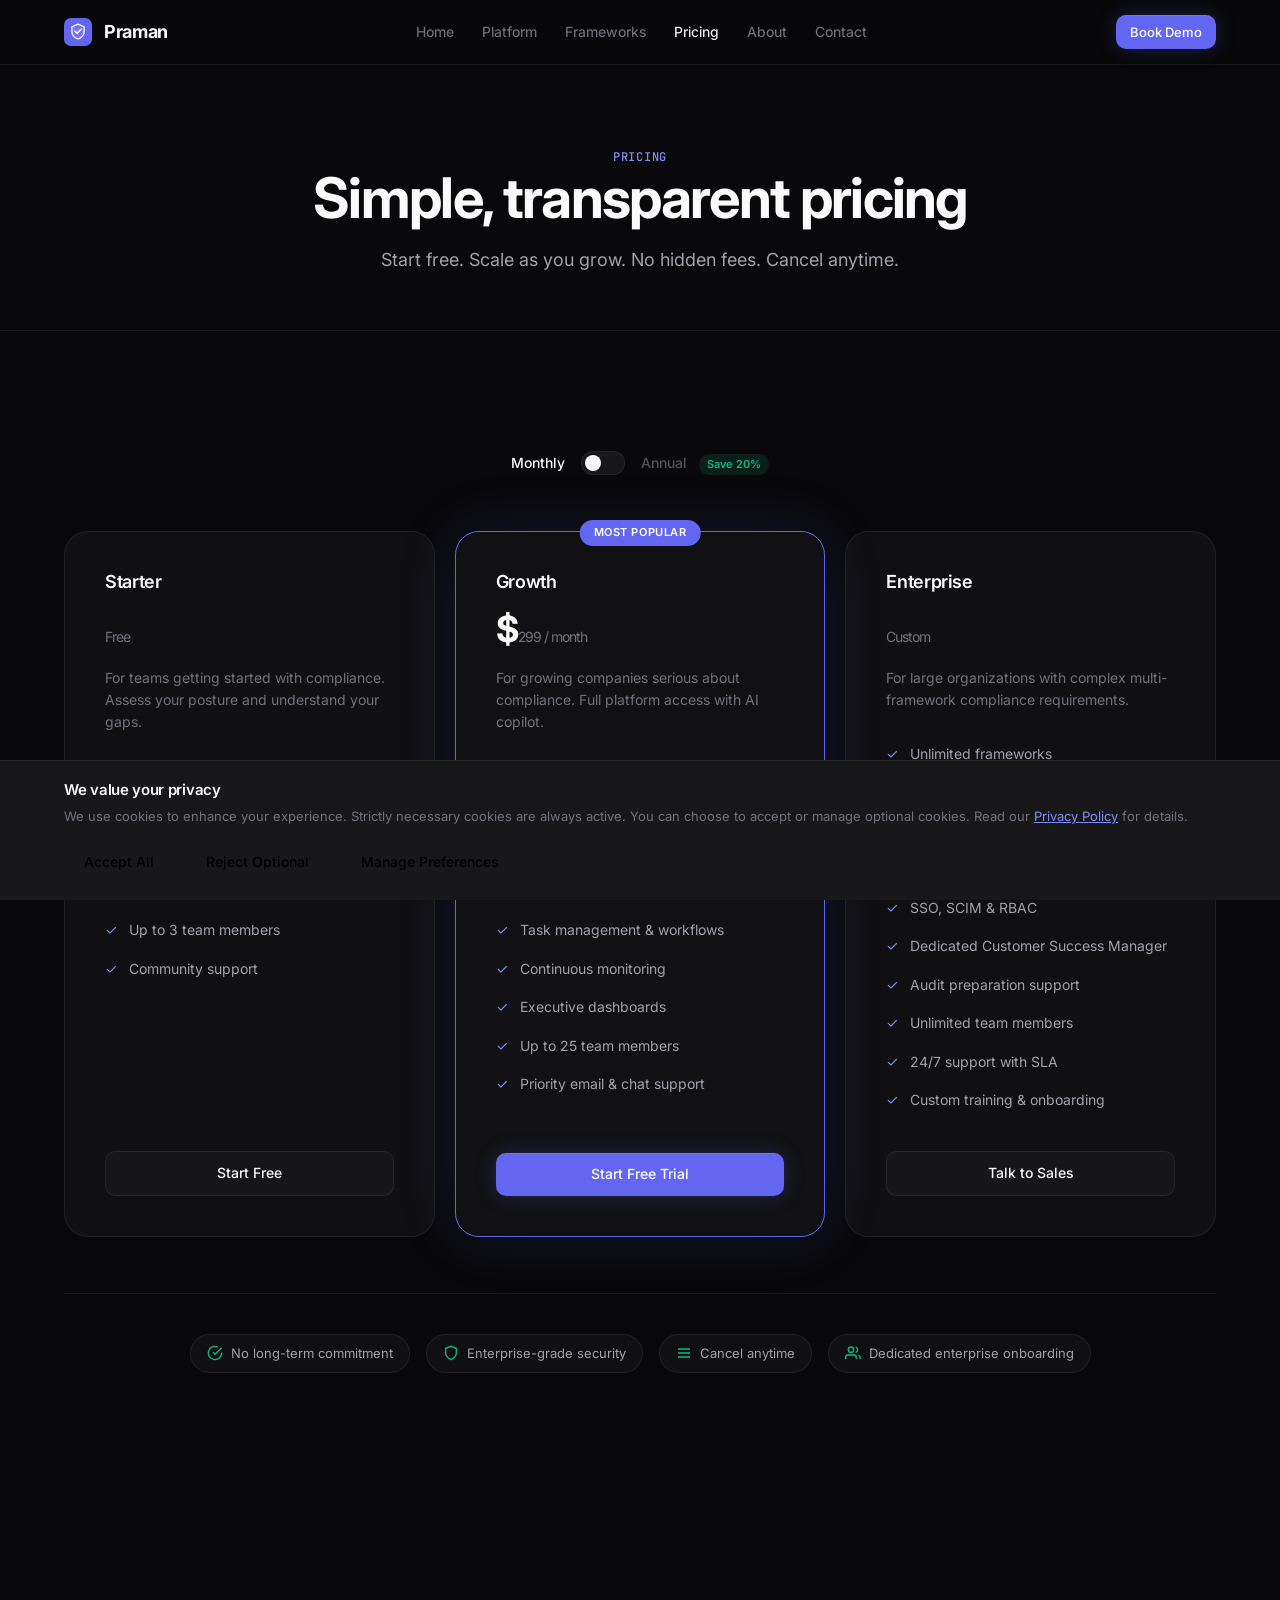
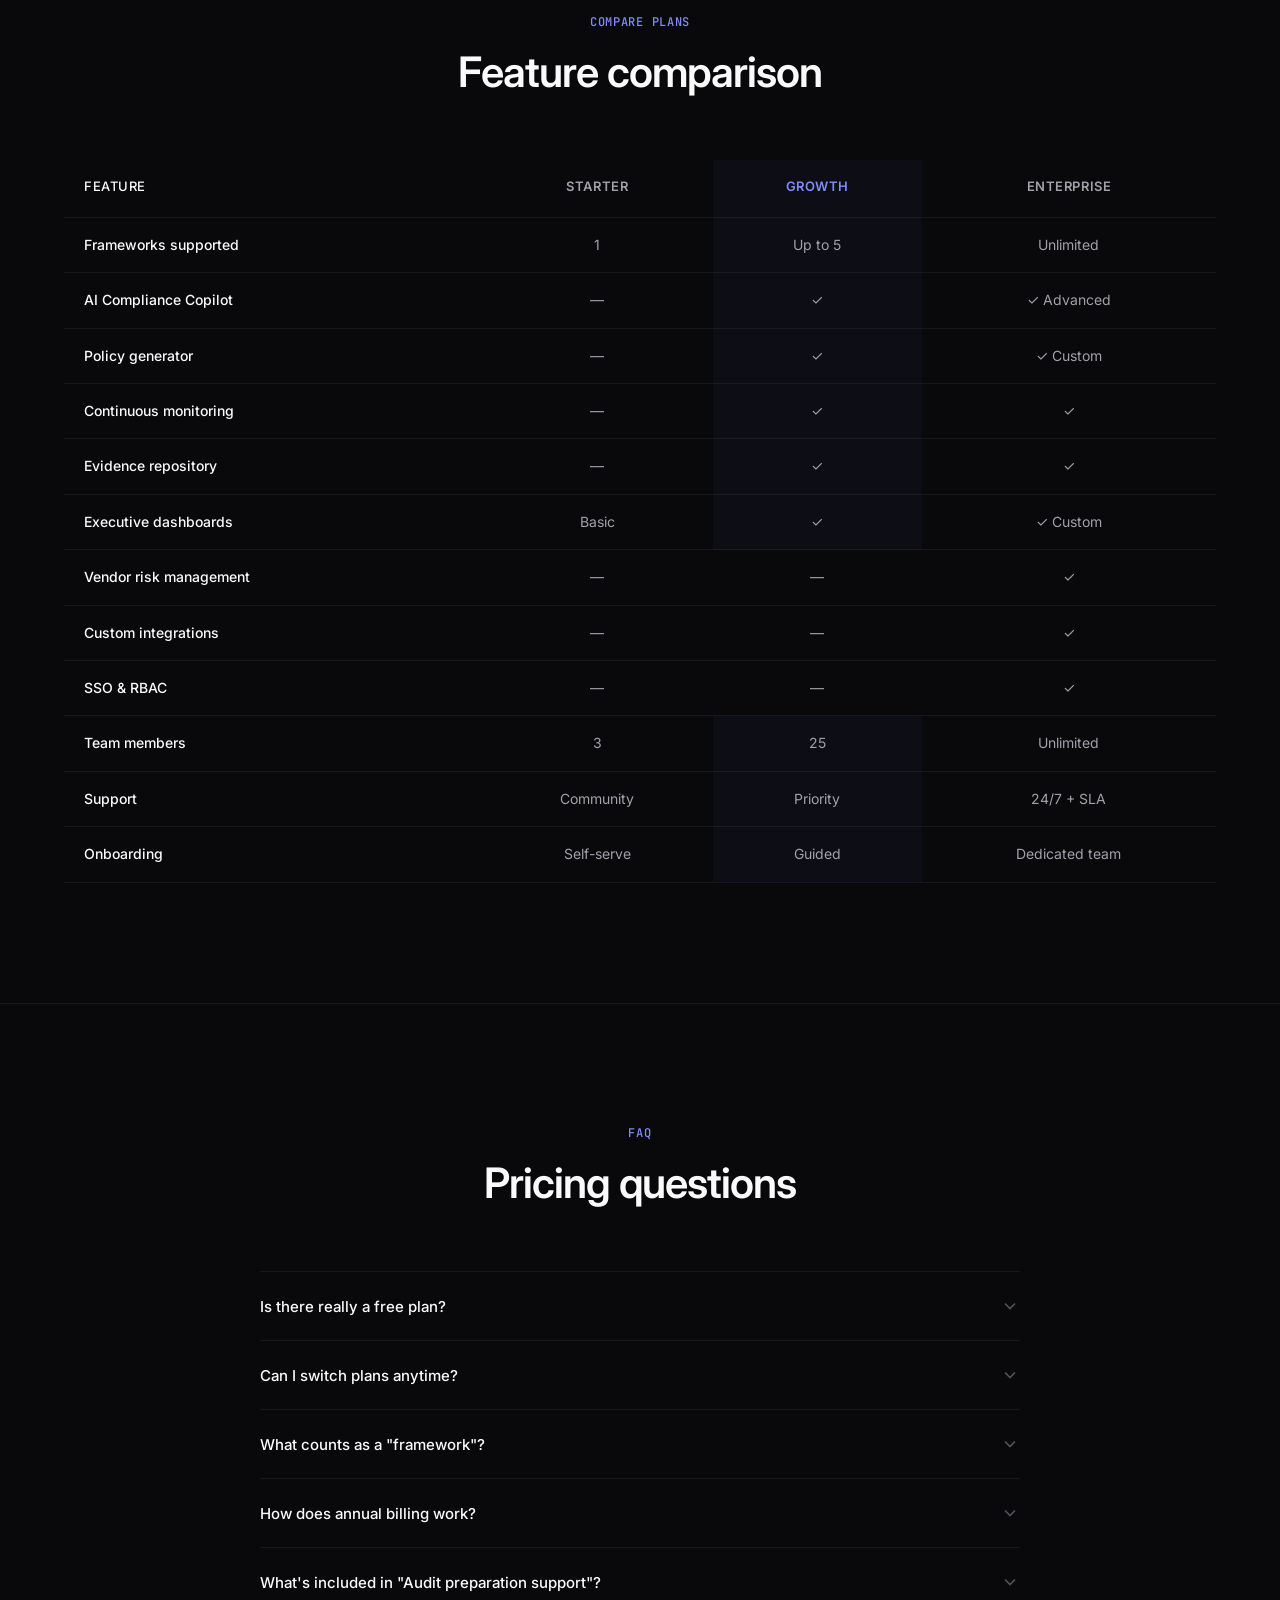
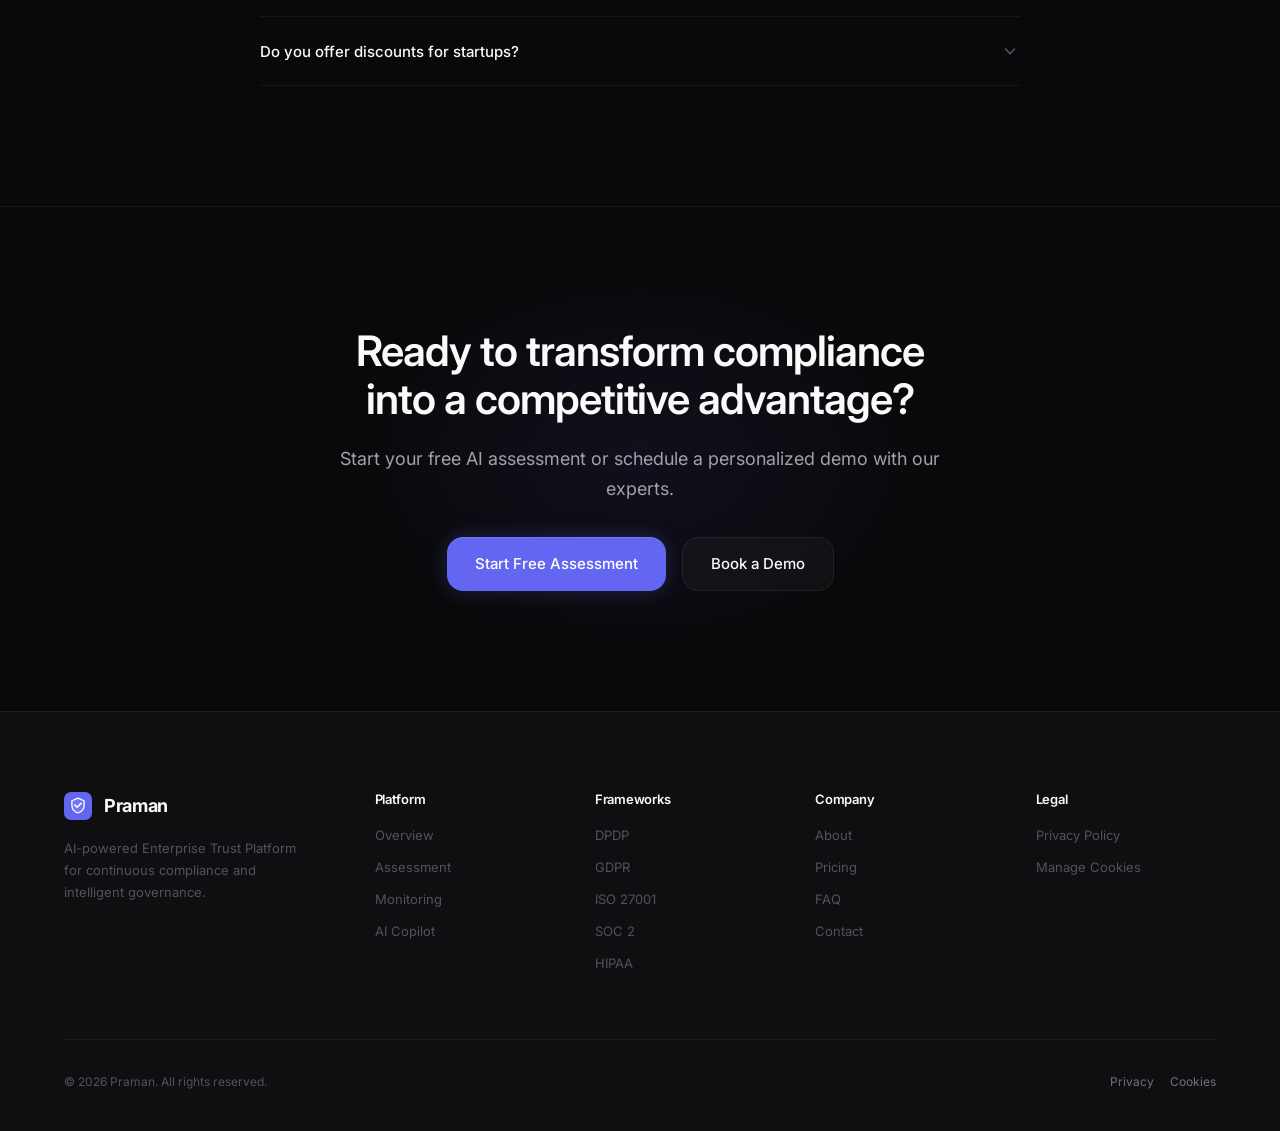
<file: pricing.html>
<!DOCTYPE html>
<html lang="en">
<head>
<meta charset="UTF-8">
<meta name="viewport" content="width=device-width, initial-scale=1.0">
<title>Pricing — Praman Enterprise Trust Platform</title>
<meta name="description" content="Transparent pricing for Praman's AI compliance platform. Starter, Professional, and Enterprise plans for teams of every size.">
<link rel="preconnect" href="https://fonts.googleapis.com">
<link rel="preconnect" href="https://fonts.gstatic.com" crossorigin>
<link href="https://fonts.googleapis.com/css2?family=Inter:wght@400;450;500;600;700&family=JetBrains+Mono:wght@500&display=swap" rel="stylesheet">
<link rel="stylesheet" href="css/styles.css">
</head>
<body>
<a class="skip-link" href="#main">Skip to content</a>
<div id="site-header"></div>

<main id="main">

  <section class="page-hero">
    <div class="container">
      <span class="label">Pricing</span>
      <h1 class="h1">Simple, transparent pricing</h1>
      <p>Start free. Scale as you grow. No hidden fees. Cancel anytime.</p>
    </div>
  </section>

  <section class="section">
    <div class="container">

      <!-- Billing Toggle -->
      <div class="billing-toggle" data-animate="fade-up">
        <span class="billing-option" id="billingMonthly">Monthly</span>
        <button class="toggle-switch" id="billingToggle" aria-label="Toggle annual billing">
          <span class="toggle-knob"></span>
        </button>
        <span class="billing-option" id="billingAnnual">Annual <span class="save-badge">Save 20%</span></span>
      </div>

      <div class="pricing-grid" data-animate="fade-up">

        <div class="pricing-card">
          <h3 class="plan-name">Starter</h3>
          <div class="plan-price"><span class="price-amount" data-monthly="0" data-annual="0">Free</span><span class="price-period"></span></div>
          <p class="plan-desc">For teams getting started with compliance. Assess your posture and understand your gaps.</p>
          <ul class="plan-features">
            <li><span class="check">✓</span> 1 framework assessment</li>
            <li><span class="check">✓</span> AI-powered Trust Score</li>
            <li><span class="check">✓</span> Gap identification report</li>
            <li><span class="check">✓</span> Basic risk register</li>
            <li><span class="check">✓</span> Up to 3 team members</li>
            <li><span class="check">✓</span> Community support</li>
          </ul>
          <a href="assessment.html" class="btn btn--secondary">Start Free</a>
        </div>

        <div class="pricing-card featured">
          <span class="plan-badge">Most Popular</span>
          <h3 class="plan-name">Growth</h3>
          <div class="plan-price">$<span class="price-amount" data-monthly="299" data-annual="239">299</span><span class="price-period"> / month</span></div>
          <p class="plan-desc">For growing companies serious about compliance. Full platform access with AI copilot.</p>
          <ul class="plan-features">
            <li><span class="check">✓</span> Up to 5 frameworks</li>
            <li><span class="check">✓</span> AI Compliance Copilot</li>
            <li><span class="check">✓</span> Automated policy generator</li>
            <li><span class="check">✓</span> Evidence repository</li>
            <li><span class="check">✓</span> Task management & workflows</li>
            <li><span class="check">✓</span> Continuous monitoring</li>
            <li><span class="check">✓</span> Executive dashboards</li>
            <li><span class="check">✓</span> Up to 25 team members</li>
            <li><span class="check">✓</span> Priority email & chat support</li>
          </ul>
          <a href="contact.html?service=Platform+Demo" class="btn btn--primary">Start Free Trial</a>
        </div>

        <div class="pricing-card">
          <h3 class="plan-name">Enterprise</h3>
          <div class="plan-price"><span class="price-amount" data-monthly="custom" data-annual="custom">Custom</span><span class="price-period"></span></div>
          <p class="plan-desc">For large organizations with complex multi-framework compliance requirements.</p>
          <ul class="plan-features">
            <li><span class="check">✓</span> Unlimited frameworks</li>
            <li><span class="check">✓</span> Advanced AI features</li>
            <li><span class="check">✓</span> Vendor risk management</li>
            <li><span class="check">✓</span> Custom integrations & API</li>
            <li><span class="check">✓</span> SSO, SCIM & RBAC</li>
            <li><span class="check">✓</span> Dedicated Customer Success Manager</li>
            <li><span class="check">✓</span> Audit preparation support</li>
            <li><span class="check">✓</span> Unlimited team members</li>
            <li><span class="check">✓</span> 24/7 support with SLA</li>
            <li><span class="check">✓</span> Custom training & onboarding</li>
          </ul>
          <a href="contact.html?service=Enterprise+Plan" class="btn btn--secondary">Talk to Sales</a>
        </div>

      </div>

      <!-- Trust Messaging -->
      <div class="pricing-trust" data-animate="fade-up">
        <div class="trust-pill"><svg width="16" height="16" viewBox="0 0 24 24" fill="none" stroke="currentColor" stroke-width="2"><path d="M22 11.08V12a10 10 0 1 1-5.93-9.14"/><polyline points="22 4 12 14.01 9 11.01"/></svg> No long-term commitment</div>
        <div class="trust-pill"><svg width="16" height="16" viewBox="0 0 24 24" fill="none" stroke="currentColor" stroke-width="2"><path d="M12 22s8-4 8-10V5l-8-3-8 3v7c0 6 8 10 8 10z"/></svg> Enterprise-grade security</div>
        <div class="trust-pill"><svg width="16" height="16" viewBox="0 0 24 24" fill="none" stroke="currentColor" stroke-width="2"><path d="M3 12h18M3 6h18M3 18h18"/></svg> Cancel anytime</div>
        <div class="trust-pill"><svg width="16" height="16" viewBox="0 0 24 24" fill="none" stroke="currentColor" stroke-width="2"><path d="M17 21v-2a4 4 0 0 0-4-4H5a4 4 0 0 0-4 4v2"/><circle cx="9" cy="7" r="4"/><path d="M23 21v-2a4 4 0 0 0-3-3.87"/><path d="M16 3.13a4 4 0 0 1 0 7.75"/></svg> Dedicated enterprise onboarding</div>
      </div>
    </div>
  </section>

  <!-- Comparison Table -->
  <section class="section section--border">
    <div class="container">
      <div class="section-header" data-animate="fade-up">
        <span class="label">Compare Plans</span>
        <h2 class="h2">Feature comparison</h2>
      </div>
      <div class="comparison-table-wrapper" data-animate="fade-up">
        <table class="comparison-table">
          <thead>
            <tr>
              <th>Feature</th>
              <th>Starter</th>
              <th class="col-highlight">Growth</th>
              <th>Enterprise</th>
            </tr>
          </thead>
          <tbody>
            <tr>
              <td>Frameworks supported</td>
              <td>1</td>
              <td class="col-highlight">Up to 5</td>
              <td>Unlimited</td>
            </tr>
            <tr>
              <td>AI Compliance Copilot</td>
              <td>—</td>
              <td class="col-highlight">✓</td>
              <td>✓ Advanced</td>
            </tr>
            <tr>
              <td>Policy generator</td>
              <td>—</td>
              <td class="col-highlight">✓</td>
              <td>✓ Custom</td>
            </tr>
            <tr>
              <td>Continuous monitoring</td>
              <td>—</td>
              <td class="col-highlight">✓</td>
              <td>✓</td>
            </tr>
            <tr>
              <td>Evidence repository</td>
              <td>—</td>
              <td class="col-highlight">✓</td>
              <td>✓</td>
            </tr>
            <tr>
              <td>Executive dashboards</td>
              <td>Basic</td>
              <td class="col-highlight">✓</td>
              <td>✓ Custom</td>
            </tr>
            <tr>
              <td>Vendor risk management</td>
              <td>—</td>
              <td>—</td>
              <td>✓</td>
            </tr>
            <tr>
              <td>Custom integrations</td>
              <td>—</td>
              <td>—</td>
              <td>✓</td>
            </tr>
            <tr>
              <td>SSO & RBAC</td>
              <td>—</td>
              <td>—</td>
              <td>✓</td>
            </tr>
            <tr>
              <td>Team members</td>
              <td>3</td>
              <td class="col-highlight">25</td>
              <td>Unlimited</td>
            </tr>
            <tr>
              <td>Support</td>
              <td>Community</td>
              <td class="col-highlight">Priority</td>
              <td>24/7 + SLA</td>
            </tr>
            <tr>
              <td>Onboarding</td>
              <td>Self-serve</td>
              <td class="col-highlight">Guided</td>
              <td>Dedicated team</td>
            </tr>
          </tbody>
        </table>
      </div>
    </div>
  </section>

  <!-- FAQ -->
  <section class="section section--border">
    <div class="container">
      <div class="section-header" data-animate="fade-up">
        <span class="label">FAQ</span>
        <h2 class="h2">Pricing questions</h2>
      </div>
      <div class="faq-accordion" data-animate="fade-up">
        <div class="faq-item">
          <button class="faq-trigger" aria-expanded="false">
            <span>Is there really a free plan?</span>
            <svg class="faq-chevron" width="20" height="20" viewBox="0 0 24 24" fill="none" stroke="currentColor" stroke-width="2"><polyline points="6 9 12 15 18 9"/></svg>
          </button>
          <div class="faq-content">
            <p>Yes. The Starter plan is genuinely free — no credit card required. You get a full assessment for one framework, a compliance score, and a gap report. It's designed to show you the value before you commit.</p>
          </div>
        </div>
        <div class="faq-item">
          <button class="faq-trigger" aria-expanded="false">
            <span>Can I switch plans anytime?</span>
            <svg class="faq-chevron" width="20" height="20" viewBox="0 0 24 24" fill="none" stroke="currentColor" stroke-width="2"><polyline points="6 9 12 15 18 9"/></svg>
          </button>
          <div class="faq-content">
            <p>Absolutely. Upgrade or downgrade at any time. When upgrading, you get immediate access to new features. When downgrading, changes take effect at your next billing cycle.</p>
          </div>
        </div>
        <div class="faq-item">
          <button class="faq-trigger" aria-expanded="false">
            <span>What counts as a "framework"?</span>
            <svg class="faq-chevron" width="20" height="20" viewBox="0 0 24 24" fill="none" stroke="currentColor" stroke-width="2"><polyline points="6 9 12 15 18 9"/></svg>
          </button>
          <div class="faq-content">
            <p>Each compliance standard (DPDP, GDPR, ISO 27001, SOC 2, HIPAA, PCI DSS, etc.) counts as one framework. The Growth plan supports up to 5, and Enterprise is unlimited.</p>
          </div>
        </div>
        <div class="faq-item">
          <button class="faq-trigger" aria-expanded="false">
            <span>How does annual billing work?</span>
            <svg class="faq-chevron" width="20" height="20" viewBox="0 0 24 24" fill="none" stroke="currentColor" stroke-width="2"><polyline points="6 9 12 15 18 9"/></svg>
          </button>
          <div class="faq-content">
            <p>Annual billing saves you 20% compared to monthly. You're billed once per year. For example, the Growth plan is $299/month billed monthly, or $239/month billed annually ($2,868/year). No long-term contracts required — cancel anytime.</p>
          </div>
        </div>
        <div class="faq-item">
          <button class="faq-trigger" aria-expanded="false">
            <span>What's included in "Audit preparation support"?</span>
            <svg class="faq-chevron" width="20" height="20" viewBox="0 0 24 24" fill="none" stroke="currentColor" stroke-width="2"><polyline points="6 9 12 15 18 9"/></svg>
          </button>
          <div class="faq-content">
            <p>Our Enterprise plan includes dedicated support during audit preparation — evidence review, control testing verification, gap remediation guidance, and live support during auditor interviews.</p>
          </div>
        </div>
        <div class="faq-item">
          <button class="faq-trigger" aria-expanded="false">
            <span>Do you offer discounts for startups?</span>
            <svg class="faq-chevron" width="20" height="20" viewBox="0 0 24 24" fill="none" stroke="currentColor" stroke-width="2"><polyline points="6 9 12 15 18 9"/></svg>
          </button>
          <div class="faq-content">
            <p>Yes. We offer 50% off Growth plans for Y Combinator, Techstars, and other accelerator-backed startups in their first two years. Contact us with your accelerator details.</p>
          </div>
        </div>
      </div>
    </div>
  </section>

  <!-- CTA -->
  <section class="section cta-section">
    <div class="container">
      <div class="cta-content" data-animate="fade-up">
        <h2 class="h2">Ready to transform compliance into a competitive advantage?</h2>
        <p class="body-lg">Start your free AI assessment or schedule a personalized demo with our experts.</p>
        <div class="cta-actions">
          <a href="assessment.html" class="btn btn--primary btn--lg">Start Free Assessment</a>
          <a href="contact.html" class="btn btn--secondary btn--lg">Book a Demo</a>
        </div>
      </div>
    </div>
  </section>

</main>

<div id="site-footer"></div>
<script src="js/components.js"></script>
<script src="js/cookie-consent.js"></script>
<script src="js/main.js"></script>
<script src="js/animations.js"></script>
<script>
// Billing toggle
(function() {
  const toggle = document.getElementById('billingToggle');
  const monthlyLabel = document.getElementById('billingMonthly');
  const annualLabel = document.getElementById('billingAnnual');
  let isAnnual = false;

  toggle.addEventListener('click', function() {
    isAnnual = !isAnnual;
    toggle.classList.toggle('active', isAnnual);
    monthlyLabel.classList.toggle('active', !isAnnual);
    annualLabel.classList.toggle('active', isAnnual);
    updatePrices();
  });

  function updatePrices() {
    document.querySelectorAll('.price-amount').forEach(el => {
      const monthly = el.dataset.monthly;
      const annual = el.dataset.annual;
      if (monthly === '0' || monthly === 'custom') return;
      el.textContent = isAnnual ? annual : monthly;
    });
  }

  // Init state
  monthlyLabel.classList.add('active');
})();

// FAQ Accordion
document.querySelectorAll('.faq-trigger').forEach(btn => {
  btn.addEventListener('click', function() {
    const item = this.parentElement;
    const isOpen = item.classList.contains('open');
    // Close all others
    document.querySelectorAll('.faq-item.open').forEach(i => {
      i.classList.remove('open');
      i.querySelector('.faq-trigger').setAttribute('aria-expanded', 'false');
    });
    if (!isOpen) {
      item.classList.add('open');
      this.setAttribute('aria-expanded', 'true');
    }
  });
});
</script>
</body>
</html>
</file>
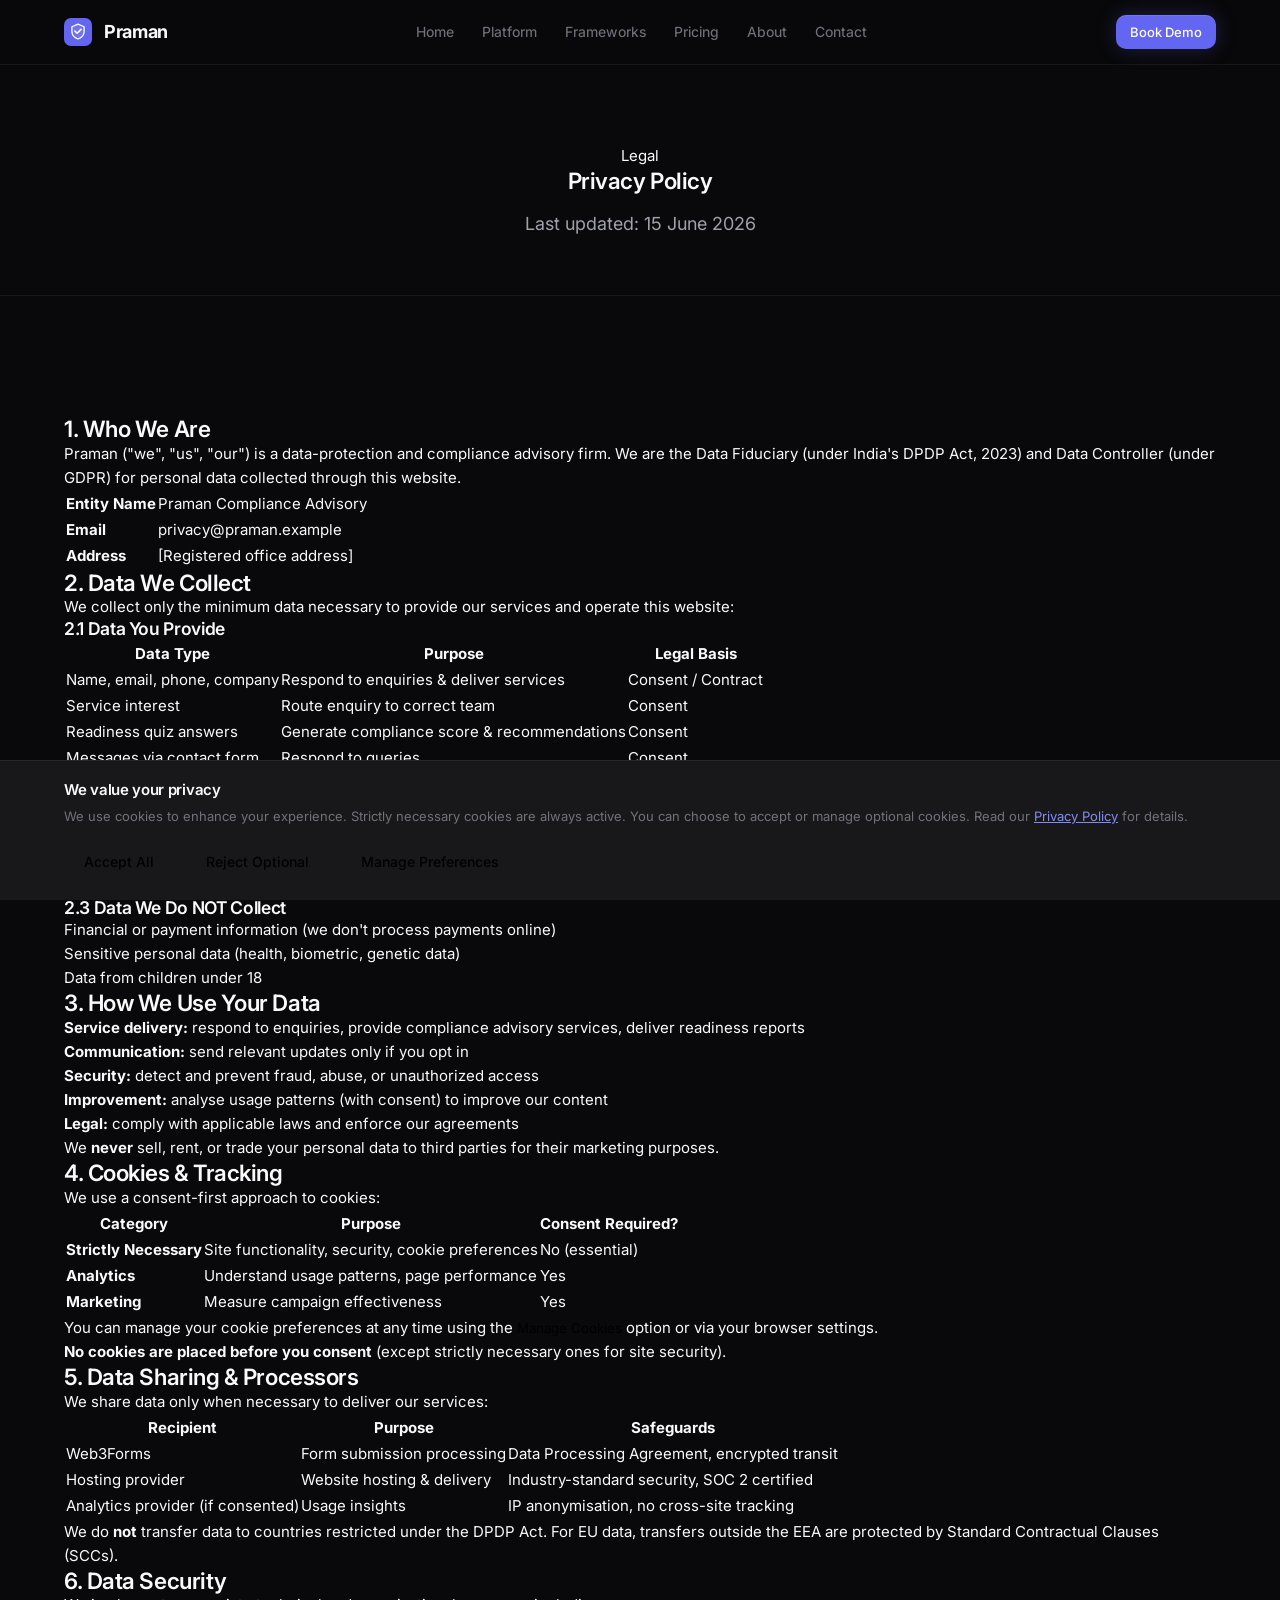
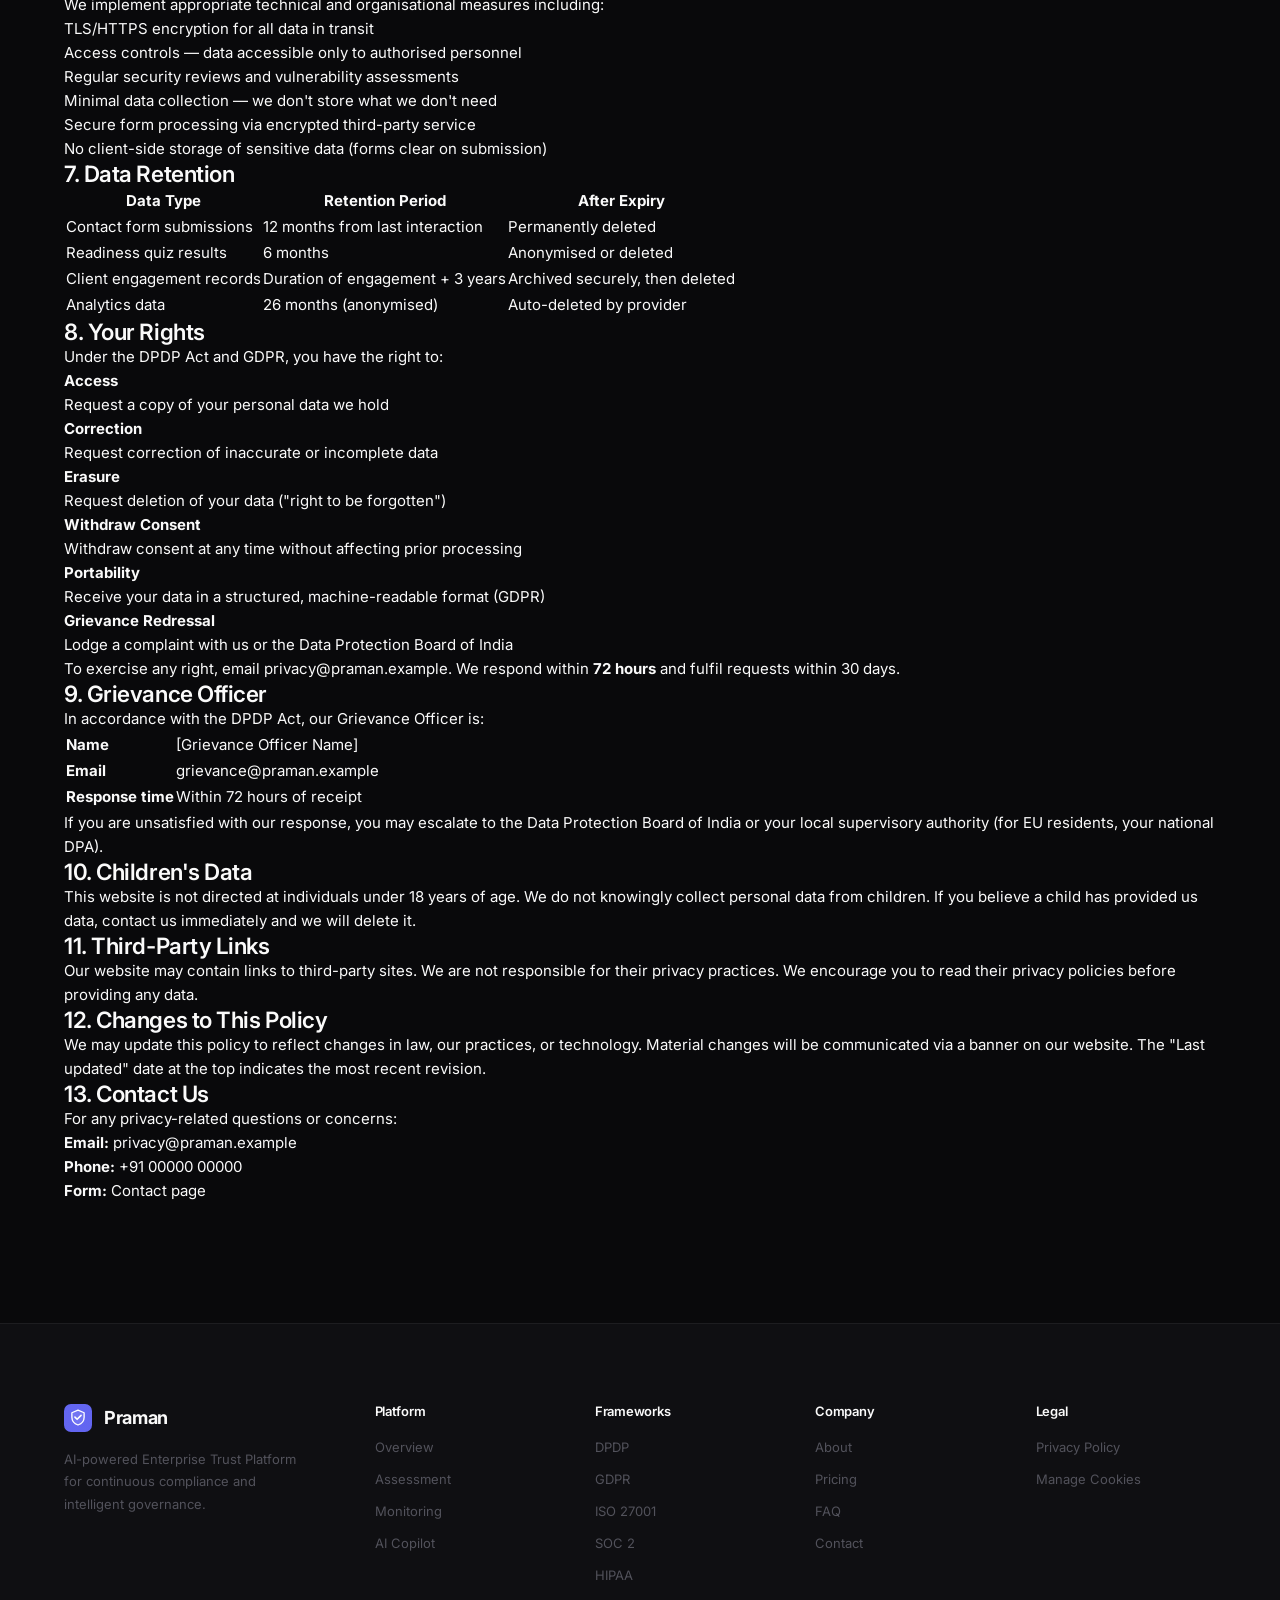
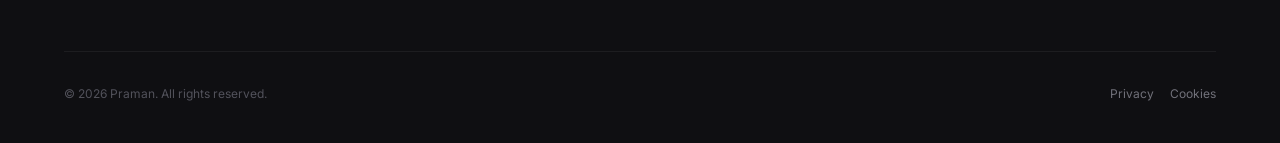
<file: privacy.html>
<!DOCTYPE html>
<html lang="en">
<head>
<meta charset="UTF-8">
<meta name="viewport" content="width=device-width, initial-scale=1.0">
<title>Privacy Policy — Praman</title>
<meta name="description" content="Praman's privacy policy. How we collect, use, store, and protect your personal data in compliance with DPDP Act 2023 and GDPR.">
<link rel="preconnect" href="https://fonts.googleapis.com">
<link rel="preconnect" href="https://fonts.gstatic.com" crossorigin>
<link href="https://fonts.googleapis.com/css2?family=Inter:wght@400;450;500;600;700&family=JetBrains+Mono:wght@500&display=swap" rel="stylesheet">
<link rel="stylesheet" href="css/styles.css">
</head>
<body>
<a class="skip-link" href="#main">Skip to content</a>

<div id="site-header"></div>

<main id="main">

  <section class="page-hero">
    <div class="container">
      <span class="eyebrow">Legal</span>
      <h1>Privacy Policy</h1>
      <p>Last updated: 15 June 2026</p>
    </div>
  </section>

  <section class="section">
    <div class="container policy-content">

      <h2>1. Who We Are</h2>
      <p>Praman ("we", "us", "our") is a data-protection and compliance advisory firm. We are the Data Fiduciary (under India's DPDP Act, 2023) and Data Controller (under GDPR) for personal data collected through this website.</p>
      <table class="policy-table">
        <tr><td><strong>Entity Name</strong></td><td>Praman Compliance Advisory</td></tr>
        <tr><td><strong>Email</strong></td><td><a href="mailto:privacy@praman.example">privacy@praman.example</a></td></tr>
        <tr><td><strong>Address</strong></td><td>[Registered office address]</td></tr>
      </table>

      <h2>2. Data We Collect</h2>
      <p>We collect only the minimum data necessary to provide our services and operate this website:</p>

      <h3>2.1 Data You Provide</h3>
      <table class="policy-table">
        <thead><tr><th>Data Type</th><th>Purpose</th><th>Legal Basis</th></tr></thead>
        <tbody>
          <tr><td>Name, email, phone, company</td><td>Respond to enquiries &amp; deliver services</td><td>Consent / Contract</td></tr>
          <tr><td>Service interest</td><td>Route enquiry to correct team</td><td>Consent</td></tr>
          <tr><td>Readiness quiz answers</td><td>Generate compliance score &amp; recommendations</td><td>Consent</td></tr>
          <tr><td>Messages via contact form</td><td>Respond to queries</td><td>Consent</td></tr>
        </tbody>
      </table>

      <h3>2.2 Data Collected Automatically</h3>
      <table class="policy-table">
        <thead><tr><th>Data Type</th><th>Purpose</th><th>Legal Basis</th></tr></thead>
        <tbody>
          <tr><td>IP address</td><td>Security, abuse prevention</td><td>Legitimate interest</td></tr>
          <tr><td>Browser type, OS, device info</td><td>Site compatibility &amp; performance</td><td>Legitimate interest</td></tr>
          <tr><td>Pages visited, time on site</td><td>Improve content &amp; experience</td><td>Consent (analytics cookies)</td></tr>
        </tbody>
      </table>

      <h3>2.3 Data We Do NOT Collect</h3>
      <ul>
        <li>Financial or payment information (we don't process payments online)</li>
        <li>Sensitive personal data (health, biometric, genetic data)</li>
        <li>Data from children under 18</li>
      </ul>

      <h2>3. How We Use Your Data</h2>
      <ul>
        <li><strong>Service delivery:</strong> respond to enquiries, provide compliance advisory services, deliver readiness reports</li>
        <li><strong>Communication:</strong> send relevant updates only if you opt in</li>
        <li><strong>Security:</strong> detect and prevent fraud, abuse, or unauthorized access</li>
        <li><strong>Improvement:</strong> analyse usage patterns (with consent) to improve our content</li>
        <li><strong>Legal:</strong> comply with applicable laws and enforce our agreements</li>
      </ul>
      <p>We <strong>never</strong> sell, rent, or trade your personal data to third parties for their marketing purposes.</p>

      <h2>4. Cookies &amp; Tracking</h2>
      <p>We use a consent-first approach to cookies:</p>
      <table class="policy-table">
        <thead><tr><th>Category</th><th>Purpose</th><th>Consent Required?</th></tr></thead>
        <tbody>
          <tr><td><strong>Strictly Necessary</strong></td><td>Site functionality, security, cookie preferences</td><td>No (essential)</td></tr>
          <tr><td><strong>Analytics</strong></td><td>Understand usage patterns, page performance</td><td>Yes</td></tr>
          <tr><td><strong>Marketing</strong></td><td>Measure campaign effectiveness</td><td>Yes</td></tr>
        </tbody>
      </table>
      <p>You can manage your cookie preferences at any time using the <button type="button" class="link-btn" onclick="window.pramanResetCookieConsent && window.pramanResetCookieConsent()">Manage Cookies</button> option or via your browser settings.</p>
      <p><strong>No cookies are placed before you consent</strong> (except strictly necessary ones for site security).</p>

      <h2>5. Data Sharing &amp; Processors</h2>
      <p>We share data only when necessary to deliver our services:</p>
      <table class="policy-table">
        <thead><tr><th>Recipient</th><th>Purpose</th><th>Safeguards</th></tr></thead>
        <tbody>
          <tr><td>Web3Forms</td><td>Form submission processing</td><td>Data Processing Agreement, encrypted transit</td></tr>
          <tr><td>Hosting provider</td><td>Website hosting &amp; delivery</td><td>Industry-standard security, SOC 2 certified</td></tr>
          <tr><td>Analytics provider (if consented)</td><td>Usage insights</td><td>IP anonymisation, no cross-site tracking</td></tr>
        </tbody>
      </table>
      <p>We do <strong>not</strong> transfer data to countries restricted under the DPDP Act. For EU data, transfers outside the EEA are protected by Standard Contractual Clauses (SCCs).</p>

      <h2>6. Data Security</h2>
      <p>We implement appropriate technical and organisational measures including:</p>
      <ul>
        <li>TLS/HTTPS encryption for all data in transit</li>
        <li>Access controls — data accessible only to authorised personnel</li>
        <li>Regular security reviews and vulnerability assessments</li>
        <li>Minimal data collection — we don't store what we don't need</li>
        <li>Secure form processing via encrypted third-party service</li>
        <li>No client-side storage of sensitive data (forms clear on submission)</li>
      </ul>

      <h2>7. Data Retention</h2>
      <table class="policy-table">
        <thead><tr><th>Data Type</th><th>Retention Period</th><th>After Expiry</th></tr></thead>
        <tbody>
          <tr><td>Contact form submissions</td><td>12 months from last interaction</td><td>Permanently deleted</td></tr>
          <tr><td>Readiness quiz results</td><td>6 months</td><td>Anonymised or deleted</td></tr>
          <tr><td>Client engagement records</td><td>Duration of engagement + 3 years</td><td>Archived securely, then deleted</td></tr>
          <tr><td>Analytics data</td><td>26 months (anonymised)</td><td>Auto-deleted by provider</td></tr>
        </tbody>
      </table>

      <h2>8. Your Rights</h2>
      <p>Under the DPDP Act and GDPR, you have the right to:</p>
      <div class="rights-grid">
        <div class="right-item">
          <strong>Access</strong>
          <p>Request a copy of your personal data we hold</p>
        </div>
        <div class="right-item">
          <strong>Correction</strong>
          <p>Request correction of inaccurate or incomplete data</p>
        </div>
        <div class="right-item">
          <strong>Erasure</strong>
          <p>Request deletion of your data ("right to be forgotten")</p>
        </div>
        <div class="right-item">
          <strong>Withdraw Consent</strong>
          <p>Withdraw consent at any time without affecting prior processing</p>
        </div>
        <div class="right-item">
          <strong>Portability</strong>
          <p>Receive your data in a structured, machine-readable format (GDPR)</p>
        </div>
        <div class="right-item">
          <strong>Grievance Redressal</strong>
          <p>Lodge a complaint with us or the Data Protection Board of India</p>
        </div>
      </div>
      <p>To exercise any right, email <a href="mailto:privacy@praman.example">privacy@praman.example</a>. We respond within <strong>72 hours</strong> and fulfil requests within 30 days.</p>

      <h2>9. Grievance Officer</h2>
      <p>In accordance with the DPDP Act, our Grievance Officer is:</p>
      <table class="policy-table">
        <tr><td><strong>Name</strong></td><td>[Grievance Officer Name]</td></tr>
        <tr><td><strong>Email</strong></td><td><a href="mailto:grievance@praman.example">grievance@praman.example</a></td></tr>
        <tr><td><strong>Response time</strong></td><td>Within 72 hours of receipt</td></tr>
      </table>
      <p>If you are unsatisfied with our response, you may escalate to the Data Protection Board of India or your local supervisory authority (for EU residents, your national DPA).</p>

      <h2>10. Children's Data</h2>
      <p>This website is not directed at individuals under 18 years of age. We do not knowingly collect personal data from children. If you believe a child has provided us data, contact us immediately and we will delete it.</p>

      <h2>11. Third-Party Links</h2>
      <p>Our website may contain links to third-party sites. We are not responsible for their privacy practices. We encourage you to read their privacy policies before providing any data.</p>

      <h2>12. Changes to This Policy</h2>
      <p>We may update this policy to reflect changes in law, our practices, or technology. Material changes will be communicated via a banner on our website. The "Last updated" date at the top indicates the most recent revision.</p>

      <h2>13. Contact Us</h2>
      <p>For any privacy-related questions or concerns:</p>
      <ul>
        <li><strong>Email:</strong> <a href="mailto:privacy@praman.example">privacy@praman.example</a></li>
        <li><strong>Phone:</strong> <a href="tel:+910000000000">+91 00000 00000</a></li>
        <li><strong>Form:</strong> <a href="contact.html">Contact page</a></li>
      </ul>

    </div>
  </section>

</main>

<div id="site-footer"></div>

<script src="js/components.js"></script>
<script src="js/cookie-consent.js"></script>
<script src="js/main.js"></script>
<script src="js/animations.js"></script>
</body>
</html>
</file>
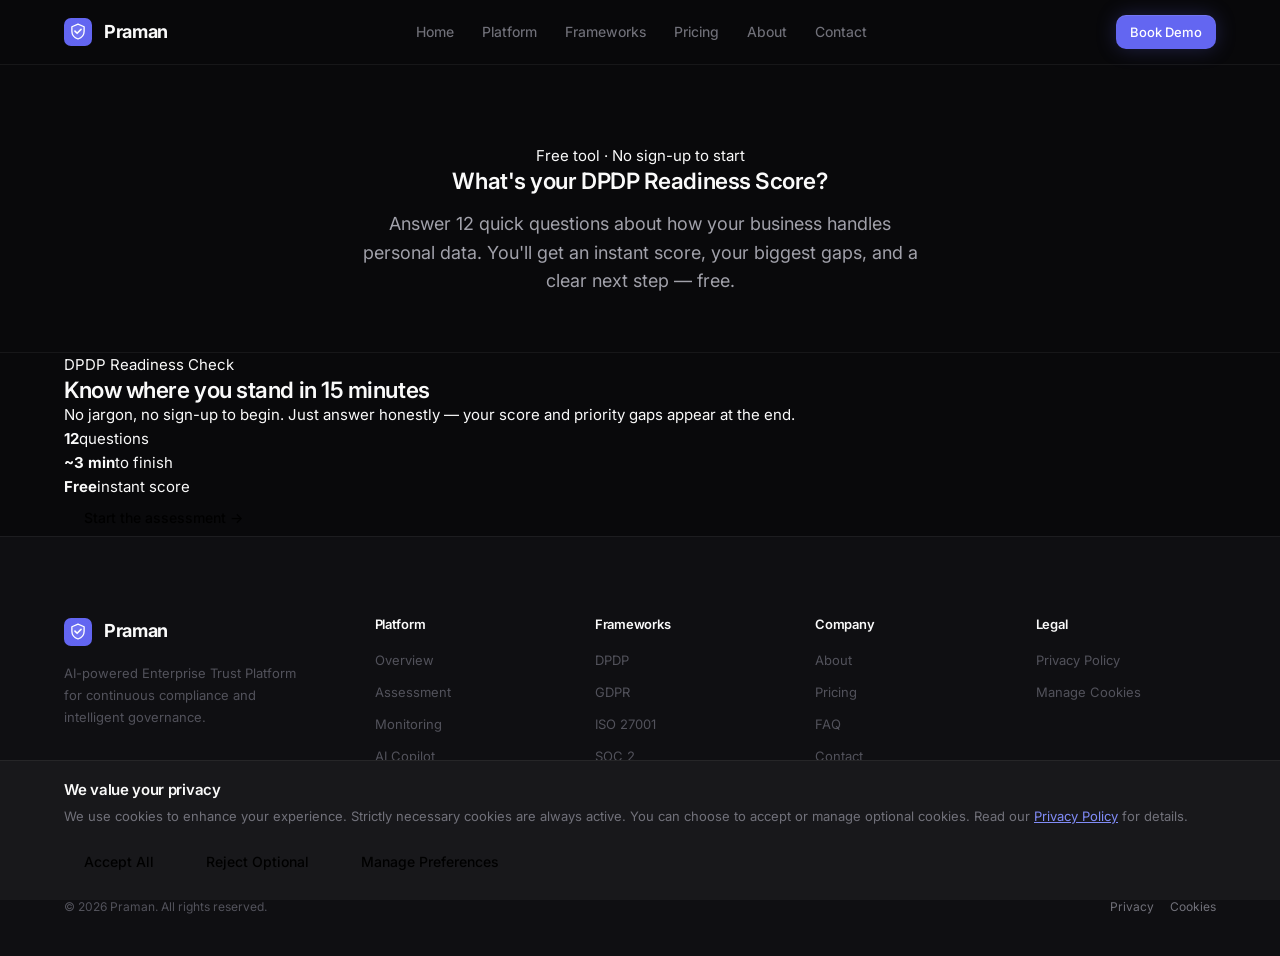
<file: readiness.html>
<!DOCTYPE html>
<html lang="en">
<head>
<meta charset="UTF-8">
<meta name="viewport" content="width=device-width, initial-scale=1.0">
<title>Free DPDP Readiness Score — Praman</title>
<meta name="description" content="Find out where your business stands on DPDP compliance in 15 minutes. Answer 12 quick questions and get your free readiness score, top gaps, and an action plan.">
<link rel="preconnect" href="https://fonts.googleapis.com">
<link rel="preconnect" href="https://fonts.gstatic.com" crossorigin>
<link href="https://fonts.googleapis.com/css2?family=Inter:wght@400;450;500;600;700&family=JetBrains+Mono:wght@500&display=swap" rel="stylesheet">
<link rel="stylesheet" href="css/styles.css">
</head>
<body>
<a class="skip-link" href="#main">Skip to content</a>

<div id="site-header"></div>

<main id="main">

  <section class="page-hero">
    <div class="container">
      <span class="eyebrow">Free tool · No sign-up to start</span>
      <h1>What's your DPDP Readiness Score?</h1>
      <p>Answer 12 quick questions about how your business handles personal data. You'll get an instant score, your biggest gaps, and a clear next step — free.</p>
    </div>
  </section>

  <section class="section--tight">
    <div class="container">
      <div class="quiz-wrap">
        <div class="quiz-panel">

          <!-- INTRO -->
          <div class="quiz-intro" id="quizIntro">
            <span class="pill">DPDP Readiness Check</span>
            <h2>Know where you stand in 15 minutes</h2>
            <p>No jargon, no sign-up to begin. Just answer honestly — your score and priority gaps appear at the end.</p>
            <div class="quiz-meta">
              <div class="m"><b>12</b>questions</div>
              <div class="m"><b>~3 min</b>to finish</div>
              <div class="m"><b>Free</b>instant score</div>
            </div>
            <button class="btn btn-primary" id="quizStart">Start the assessment →</button>
          </div>

          <!-- QUIZ -->
          <div class="quiz-card is-hidden" id="quizCard">
            <div class="q-top">
              <span class="q-count" id="qCount">Question 1 of 12</span>
              <span class="q-area" id="qArea">Data mapping</span>
            </div>
            <div class="q-progress" aria-hidden="true"><span id="qBar"></span></div>
            <p class="q-question" id="qQuestion">…</p>
            <div class="q-options" id="qOptions" role="group" aria-label="Answer options"></div>
            <div class="q-nav">
              <button class="q-back" id="qBack" type="button" disabled>← Back</button>
            </div>
          </div>

          <!-- RESULT -->
          <div class="result is-hidden" id="quizResult">
            <div class="score-ring">
              <svg width="180" height="180" viewBox="0 0 180 180" aria-hidden="true">
                <circle cx="90" cy="90" r="78" fill="none" stroke="#E0E8E8" stroke-width="12"/>
                <circle id="ringProgress" cx="90" cy="90" r="78" fill="none" stroke="#0E7C6B" stroke-width="12" stroke-linecap="round"/>
              </svg>
              <div class="val">
                <span class="num" id="scoreNum">0</span>
                <span class="pct">/ 100</span>
              </div>
            </div>
            <div class="band-label" id="bandLabel">—</div>
            <p class="band-msg" id="bandMsg"></p>

            <div class="gaps" id="gaps"></div>

            <div class="result-form">
              <h3>Get your full report &amp; action plan</h3>
              <p class="sub">We'll email a detailed breakdown of every answer plus a prioritised plan to close your gaps.</p>
              <form id="reportForm" novalidate>
                <div class="field-row">
                  <div class="field">
                    <label for="rf-name">Name <span class="req">*</span></label>
                    <input type="text" id="rf-name" autocomplete="name" placeholder="Your name">
                  </div>
                  <div class="field">
                    <label for="rf-email">Work email <span class="req">*</span></label>
                    <input type="email" id="rf-email" autocomplete="email" placeholder="you@company.com">
                  </div>
                </div>
                <button type="submit" class="btn btn-primary" style="width:100%;justify-content:center">Email me the full report</button>
                <p class="form-note" id="reportNote" role="status" aria-live="polite"></p>
              </form>
            </div>

            <p class="result-secondary">Prefer to talk it through? <a href="contact.html">Book a free consultation →</a></p>
          </div>

        </div>
      </div>
    </div>
  </section>

</main>

<div id="site-footer"></div>

<script src="js/components.js"></script>
<script src="js/cookie-consent.js"></script>
<script src="js/main.js"></script>
<script src="js/readiness.js"></script>
<script src="js/animations.js"></script>
</body>
</html>
</file>
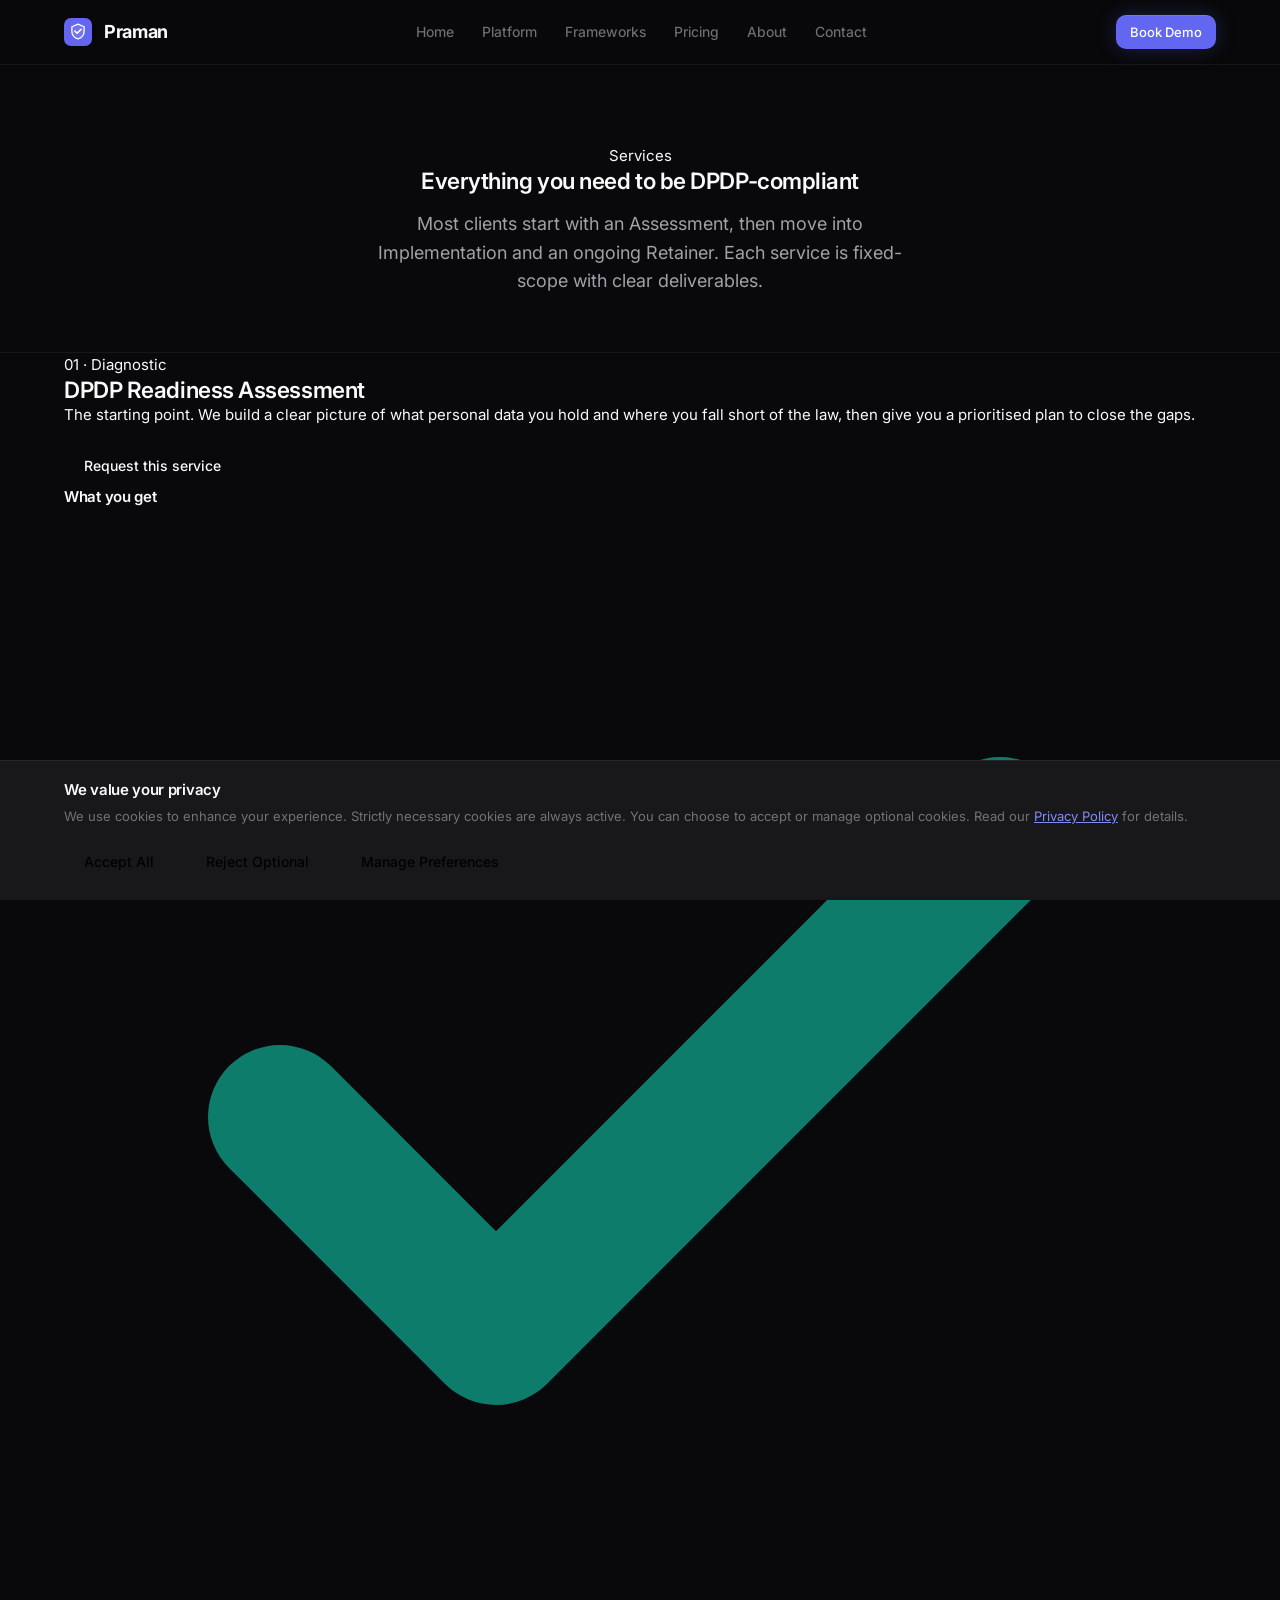
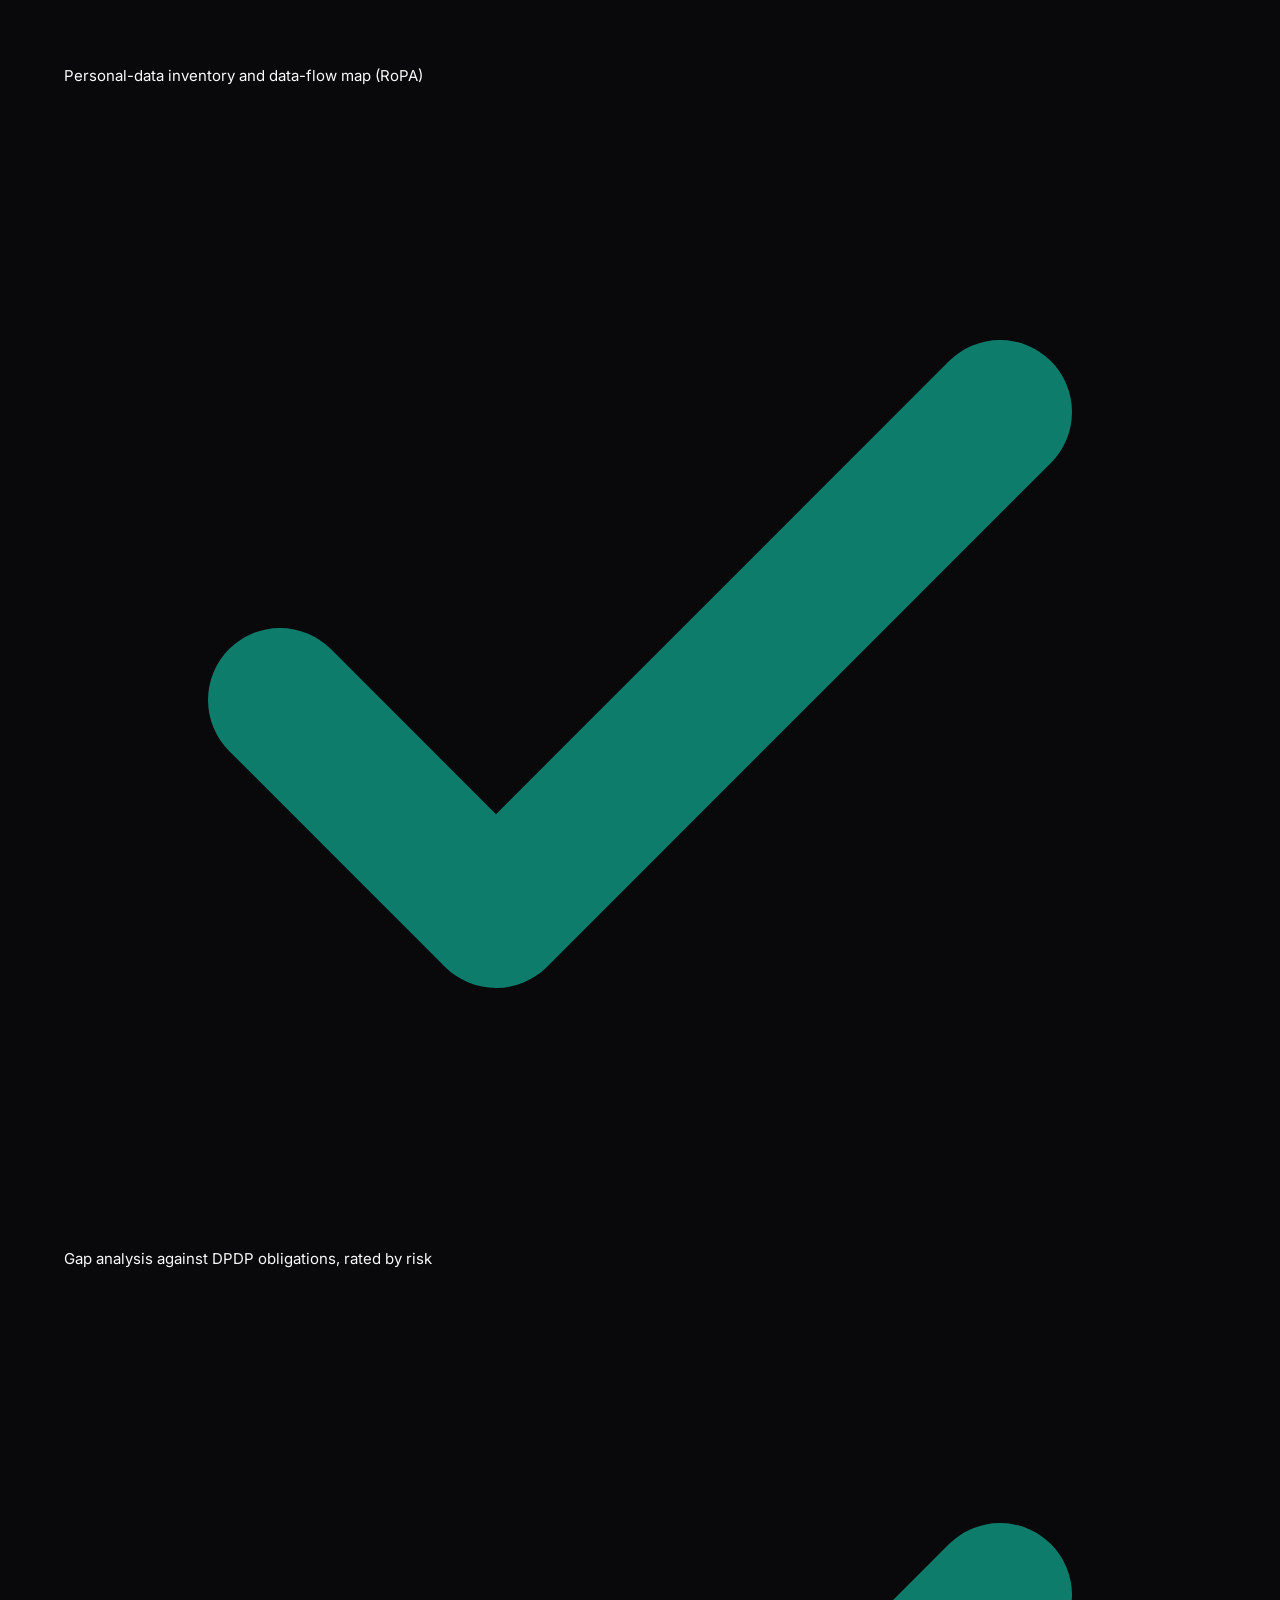
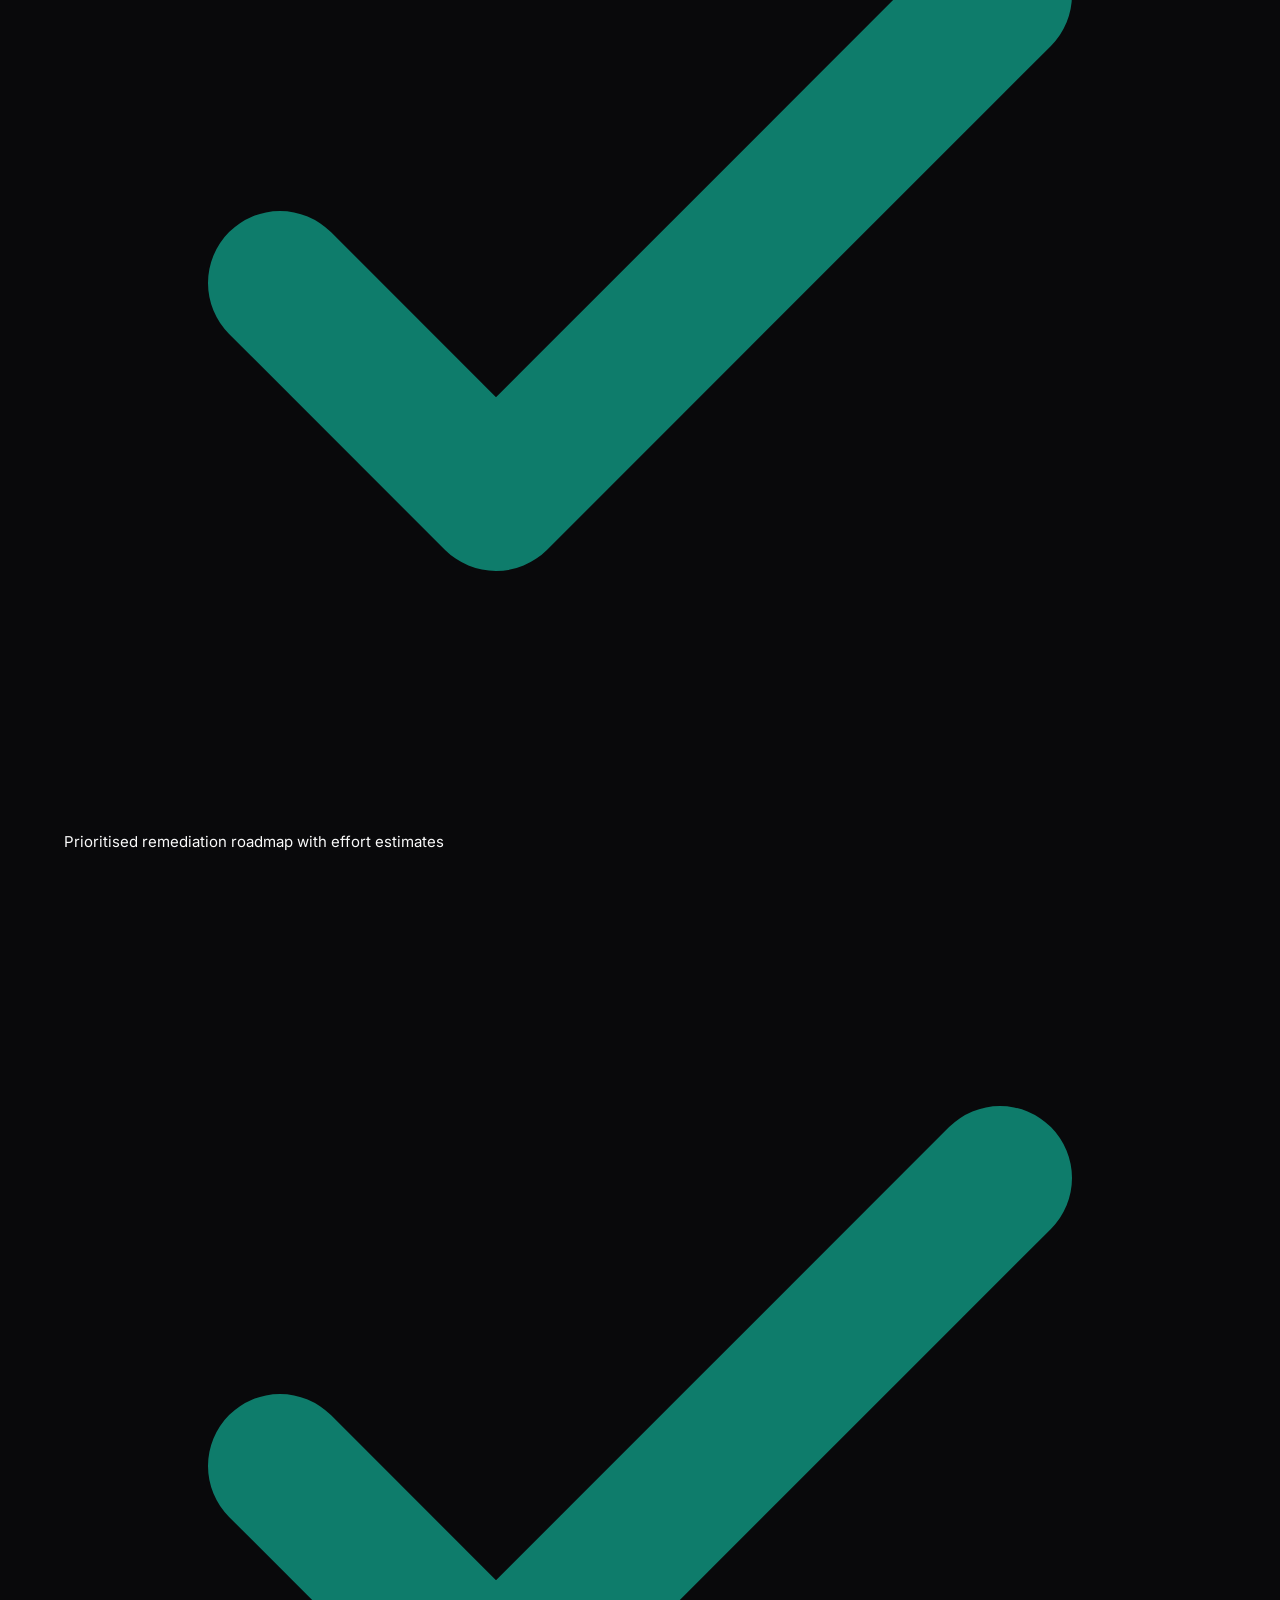
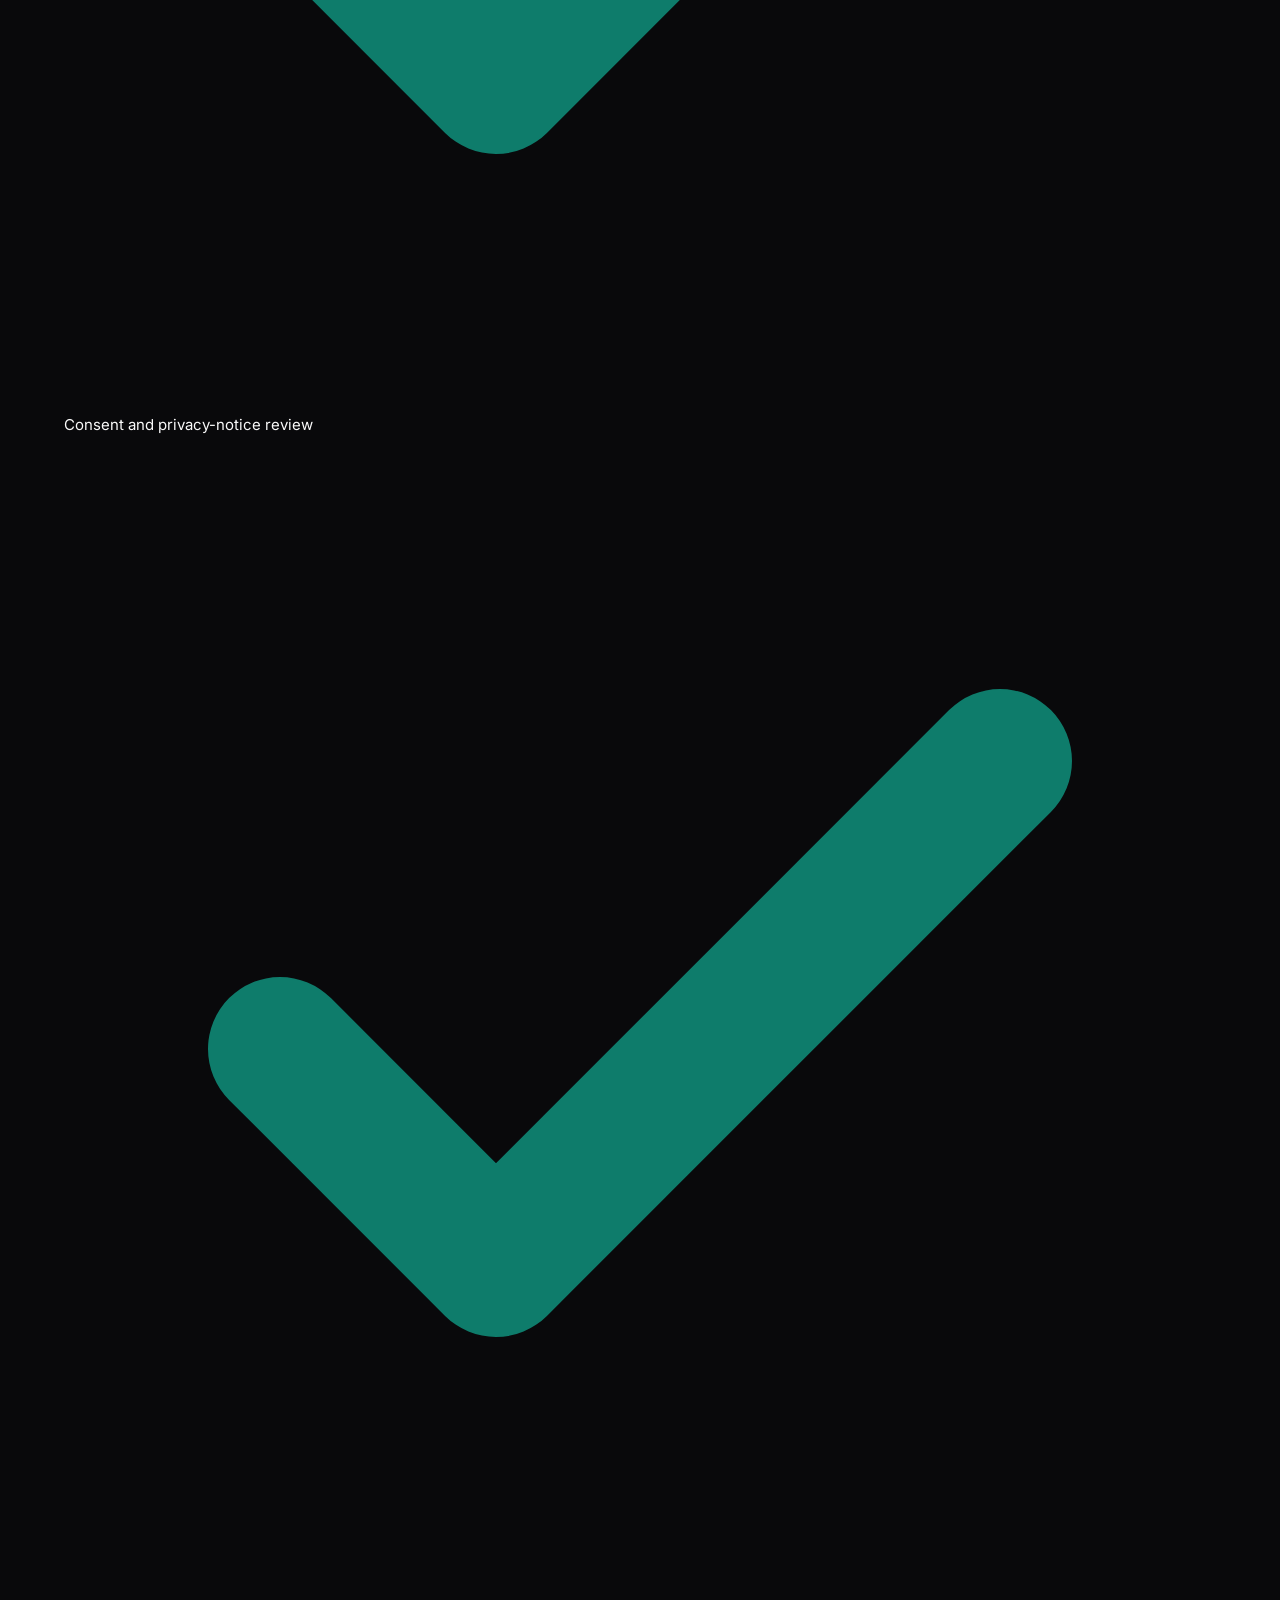
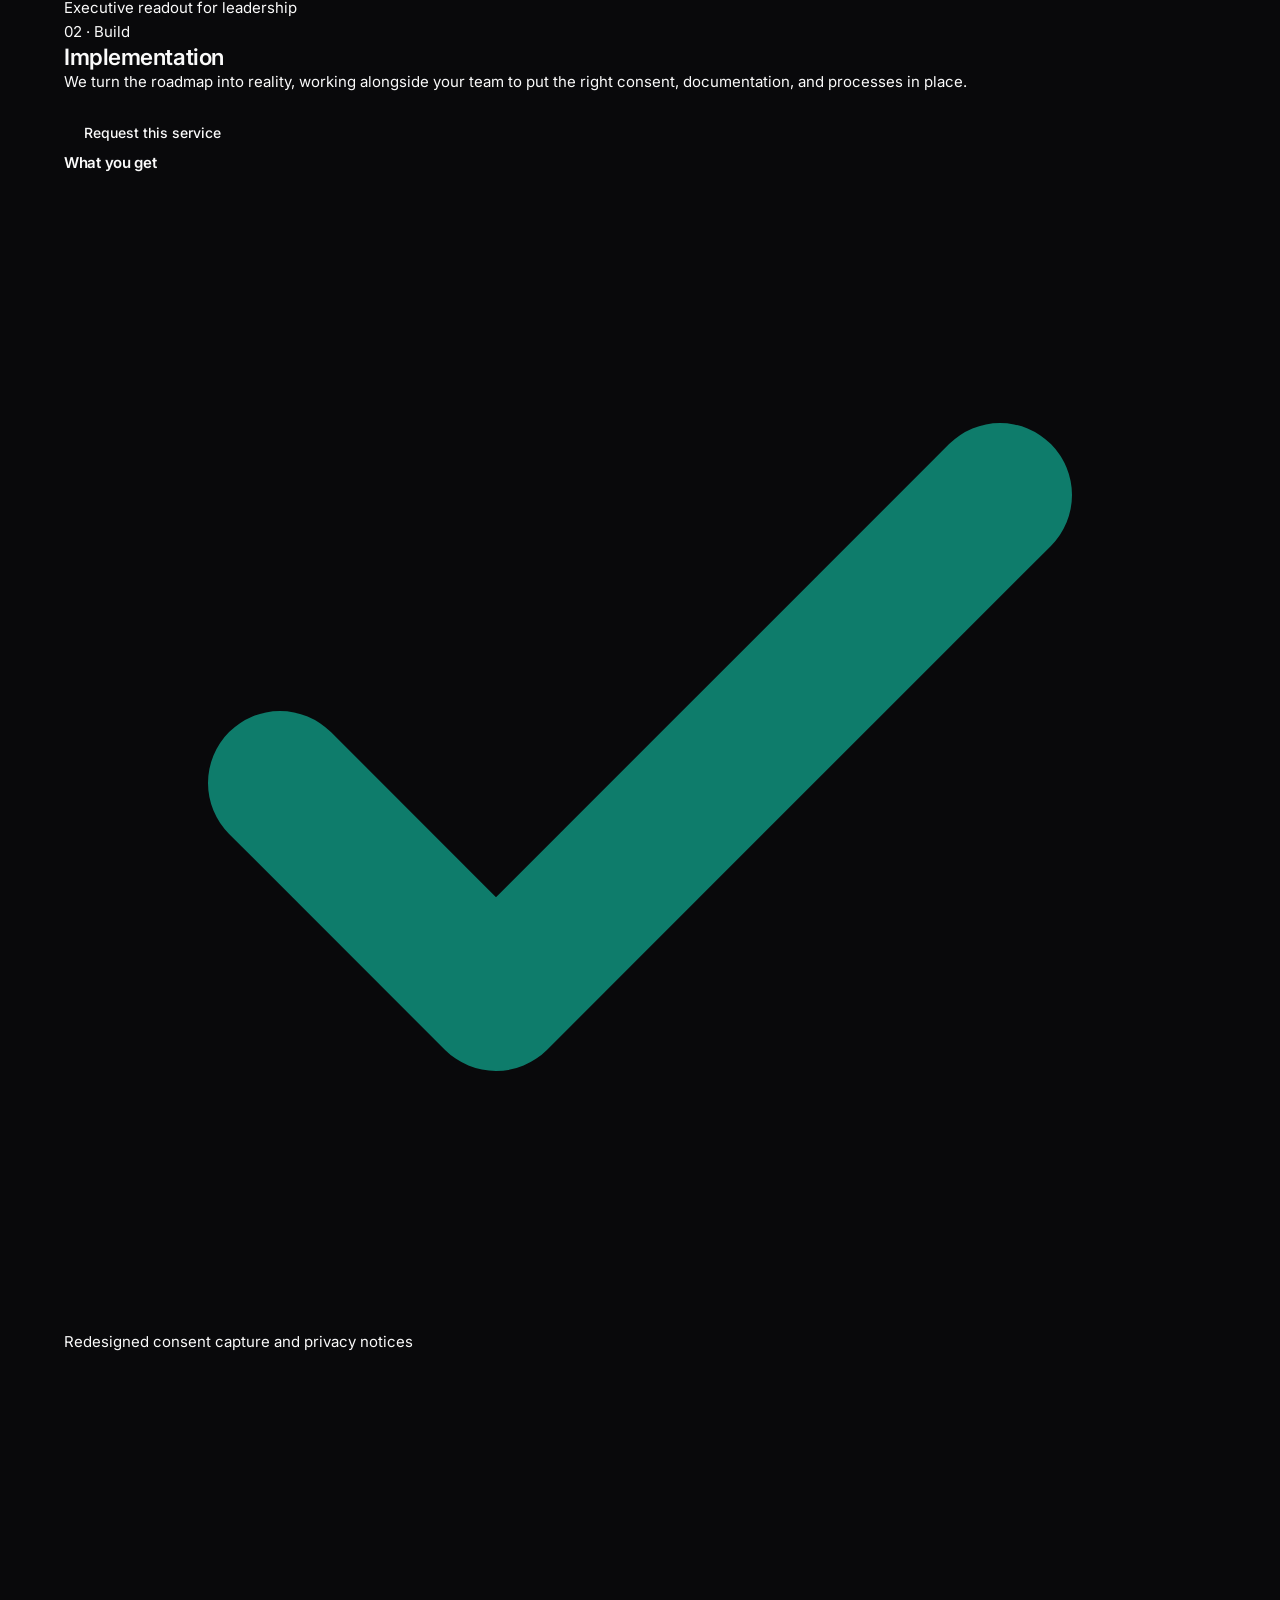
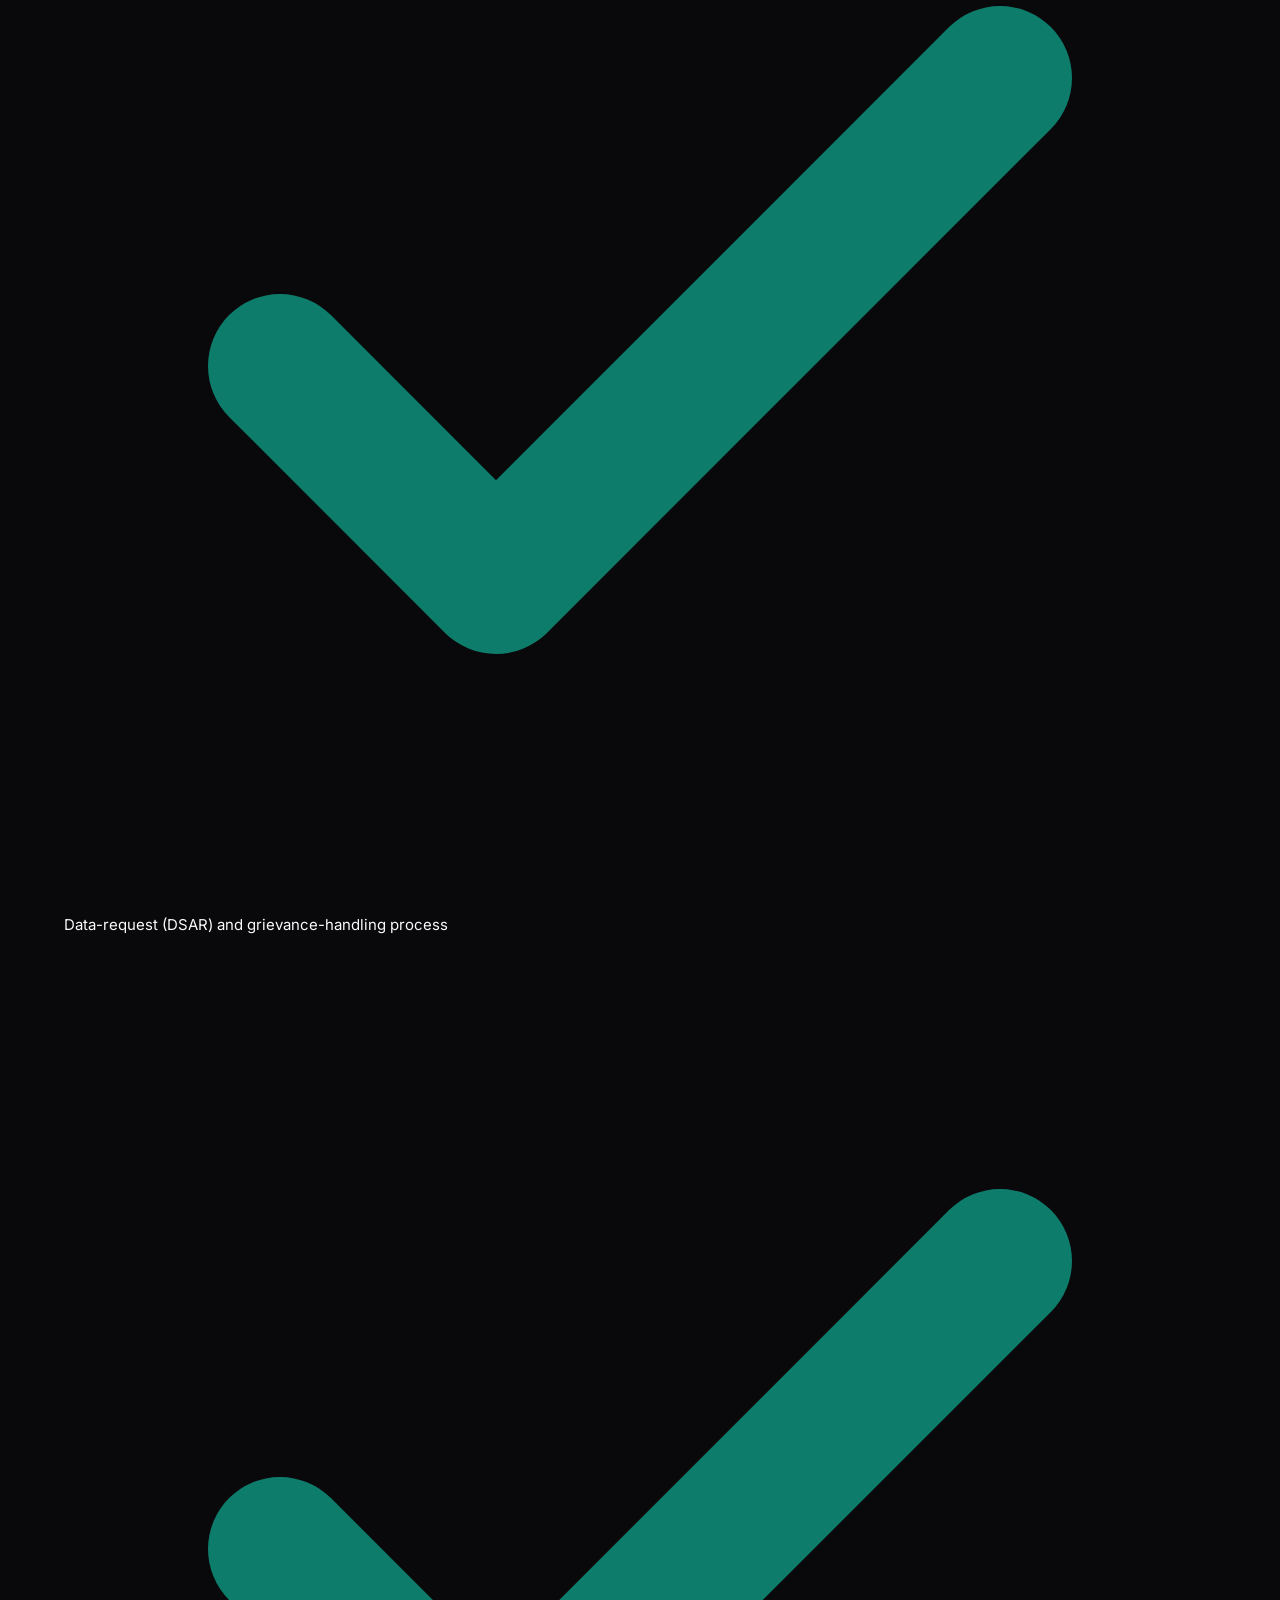
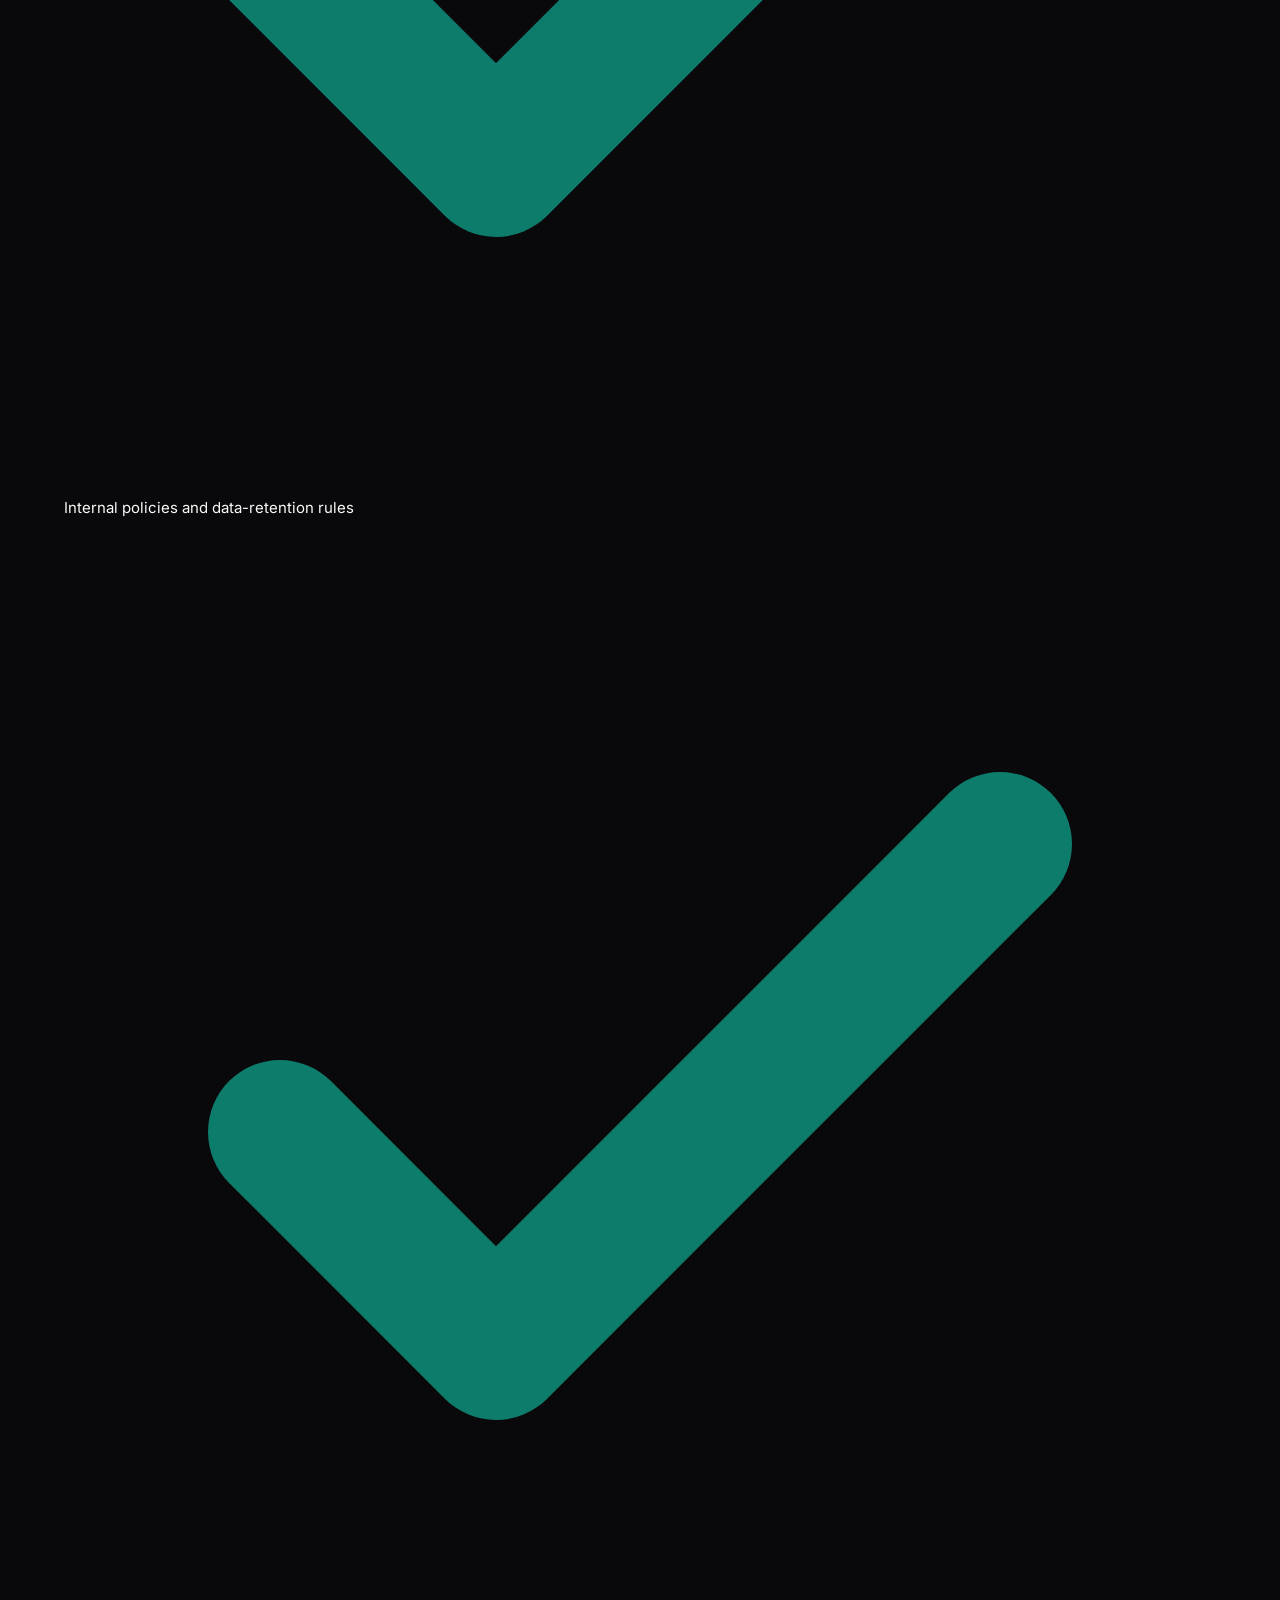
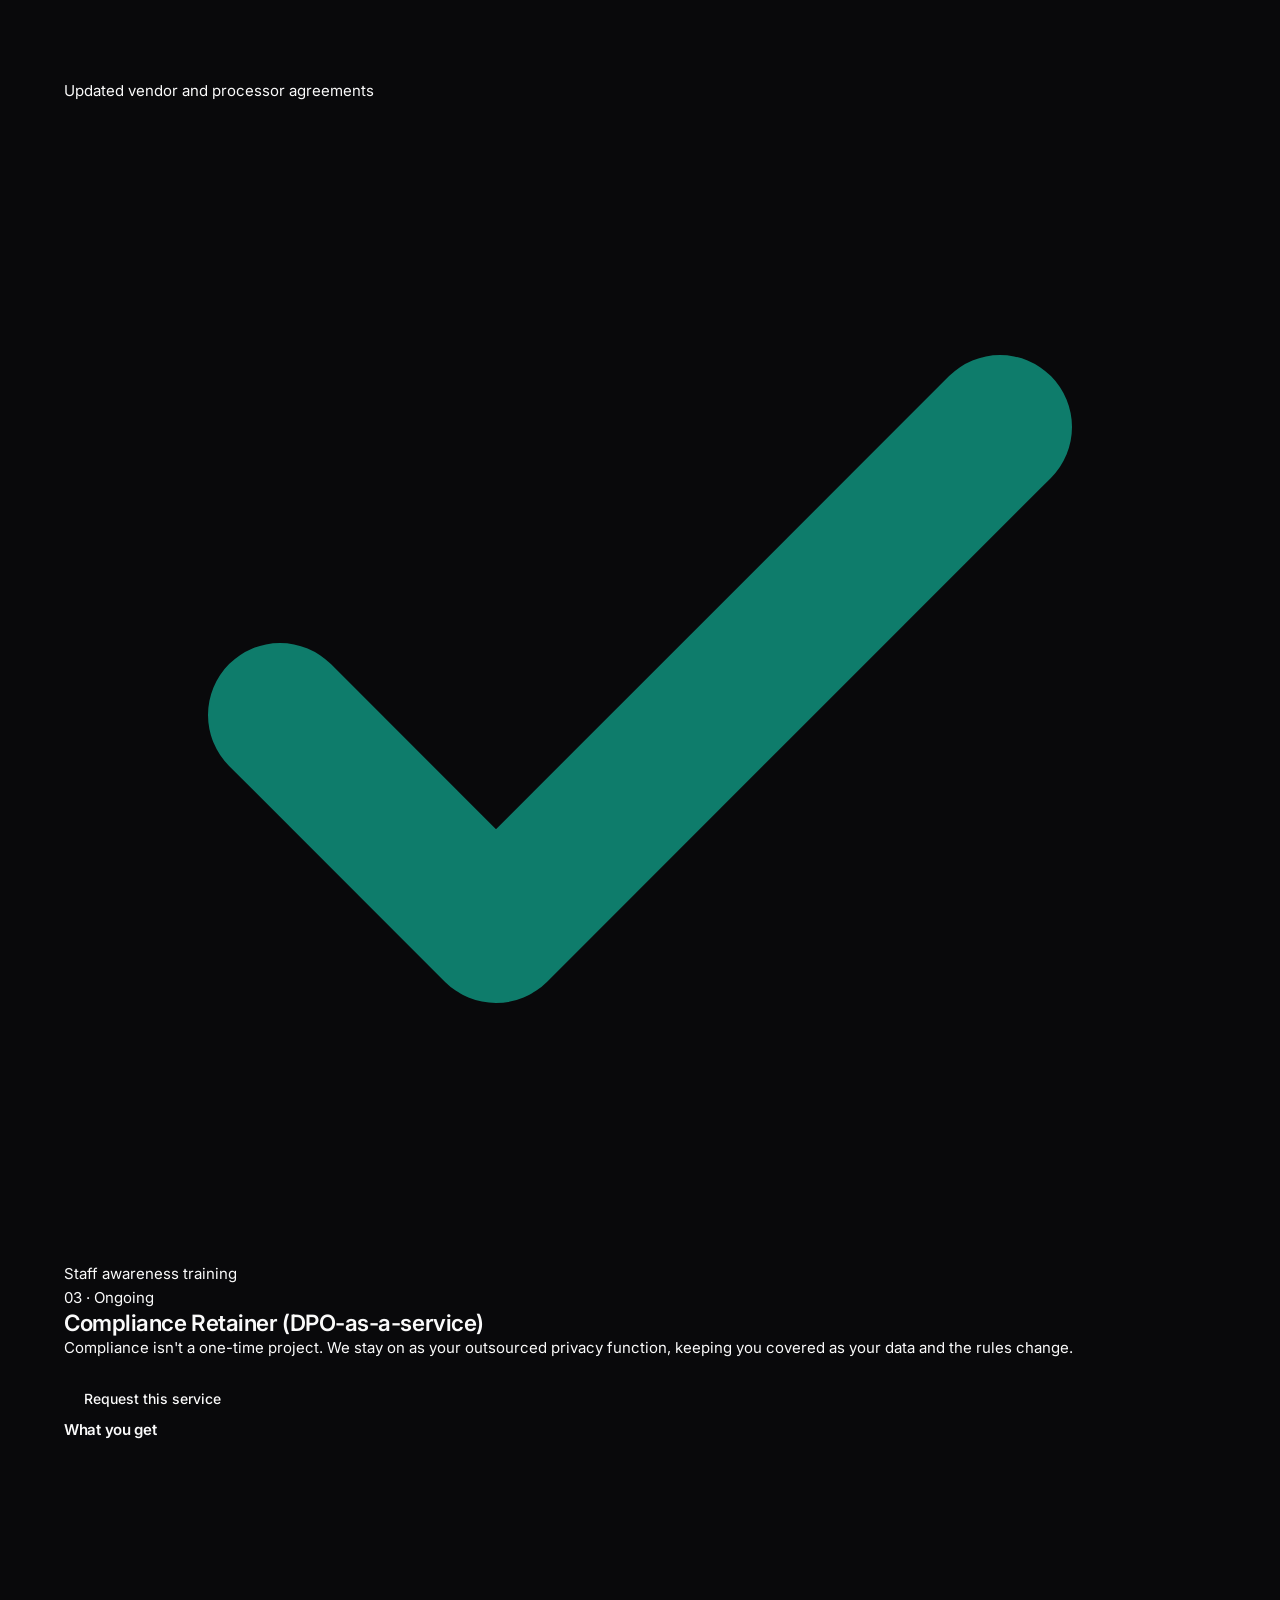
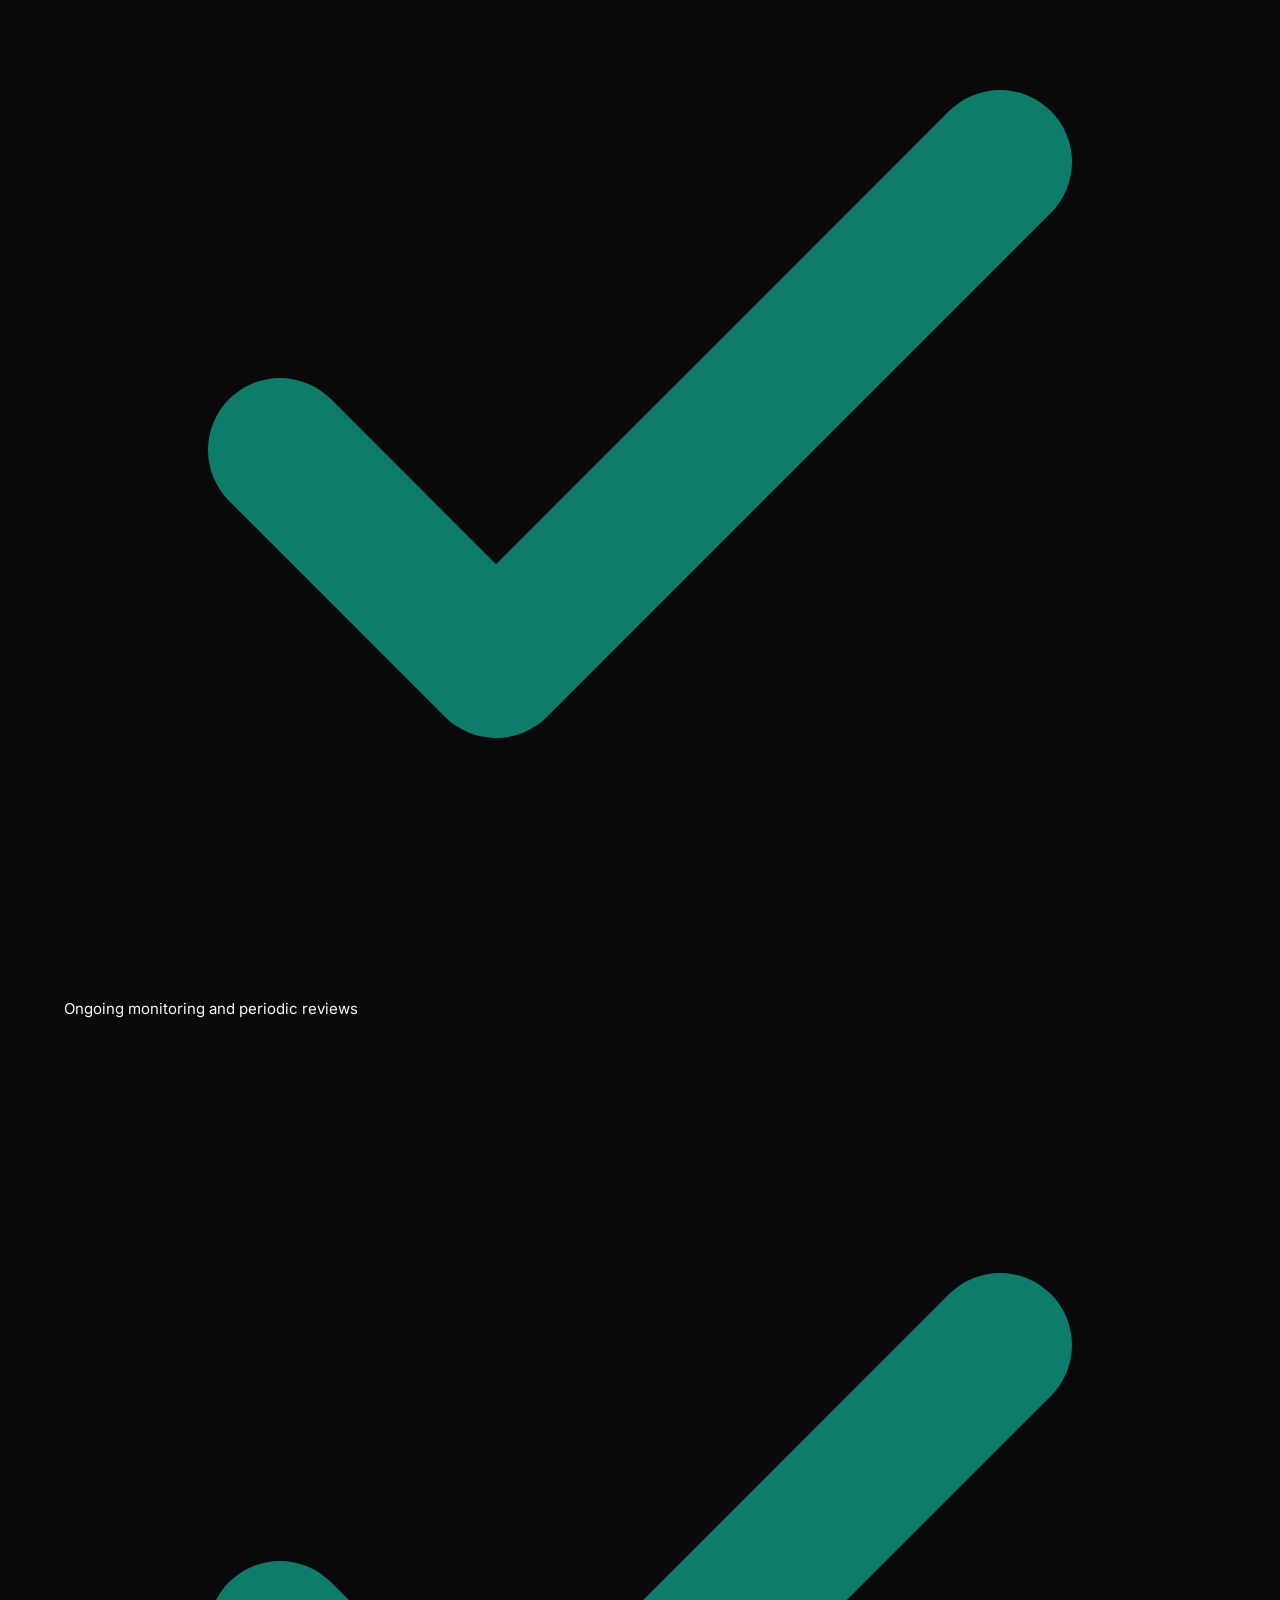
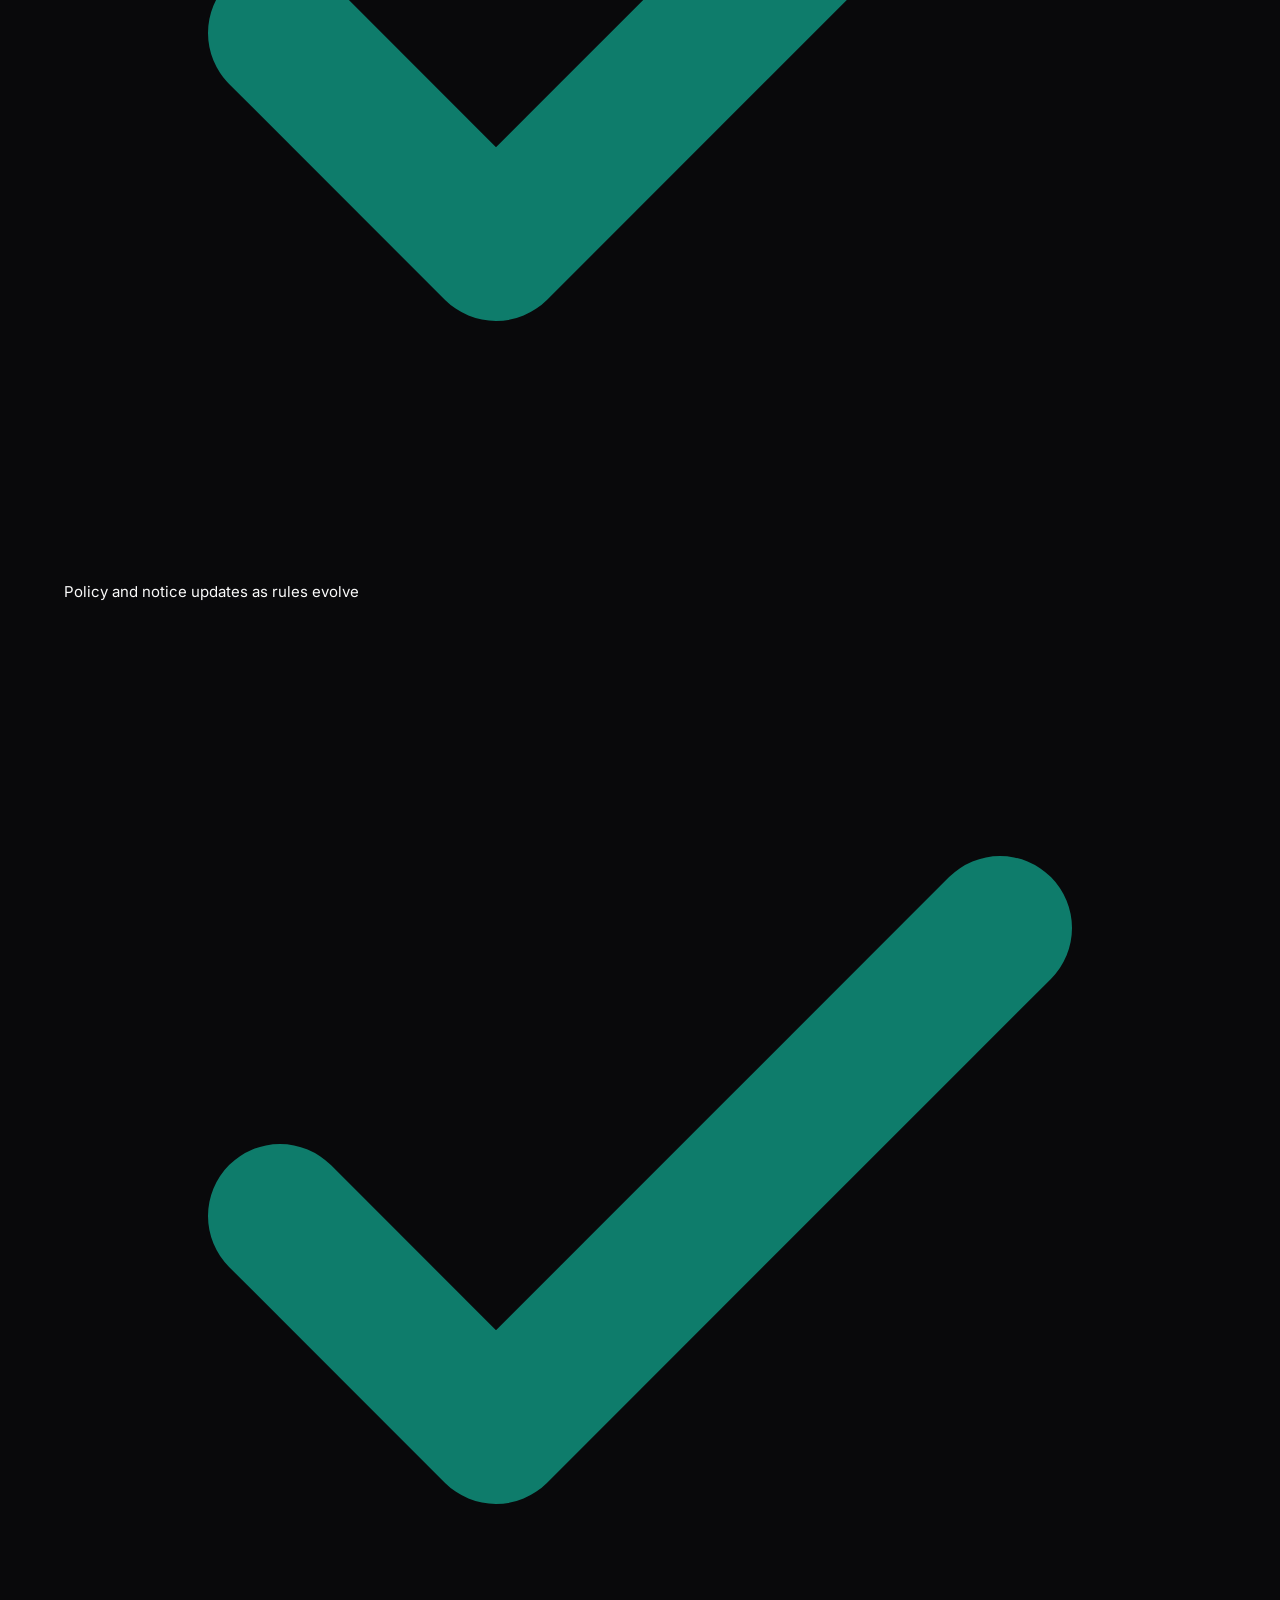
<file: services.html>
<!DOCTYPE html>
<html lang="en">
<head>
<meta charset="UTF-8">
<meta name="viewport" content="width=device-width, initial-scale=1.0">
<title>Services — Praman DPDP Compliance Advisory</title>
<meta name="description" content="DPDP services from Praman: Readiness Assessment, Implementation, Compliance Retainer (DPO-as-a-service), Privacy Training, Data Mapping, and Breach Response.">
<link rel="preconnect" href="https://fonts.googleapis.com">
<link rel="preconnect" href="https://fonts.gstatic.com" crossorigin>
<link href="https://fonts.googleapis.com/css2?family=Inter:wght@400;450;500;600;700&family=JetBrains+Mono:wght@500&display=swap" rel="stylesheet">
<link rel="stylesheet" href="css/styles.css">
</head>
<body>
<a class="skip-link" href="#main">Skip to content</a>

<div id="site-header"></div>

<main id="main">

  <section class="page-hero">
    <div class="container">
      <span class="eyebrow">Services</span>
      <h1>Everything you need to be DPDP-compliant</h1>
      <p>Most clients start with an Assessment, then move into Implementation and an ongoing Retainer. Each service is fixed-scope with clear deliverables.</p>
    </div>
  </section>

  <section class="section--tight">
    <div class="container">

      <!-- 1 -->
      <div class="service-block">
        <div class="meta">
          <span class="card-tag">01 · Diagnostic</span>
          <h2>DPDP Readiness Assessment</h2>
          <p>The starting point. We build a clear picture of what personal data you hold and where you fall short of the law, then give you a prioritised plan to close the gaps.</p>
          <a class="btn btn-outline" href="contact.html?service=Readiness%20Assessment" style="margin-top:18px">Request this service</a>
        </div>
        <div class="deliverables">
          <h4>What you get</h4>
          <ul>
            <li><svg viewBox="0 0 16 16" fill="none"><path d="M3 8.5l3 3 7-7" stroke="#0E7C6B" stroke-width="2" stroke-linecap="round" stroke-linejoin="round"/></svg>Personal-data inventory and data-flow map (RoPA)</li>
            <li><svg viewBox="0 0 16 16" fill="none"><path d="M3 8.5l3 3 7-7" stroke="#0E7C6B" stroke-width="2" stroke-linecap="round" stroke-linejoin="round"/></svg>Gap analysis against DPDP obligations, rated by risk</li>
            <li><svg viewBox="0 0 16 16" fill="none"><path d="M3 8.5l3 3 7-7" stroke="#0E7C6B" stroke-width="2" stroke-linecap="round" stroke-linejoin="round"/></svg>Prioritised remediation roadmap with effort estimates</li>
            <li><svg viewBox="0 0 16 16" fill="none"><path d="M3 8.5l3 3 7-7" stroke="#0E7C6B" stroke-width="2" stroke-linecap="round" stroke-linejoin="round"/></svg>Consent and privacy-notice review</li>
            <li><svg viewBox="0 0 16 16" fill="none"><path d="M3 8.5l3 3 7-7" stroke="#0E7C6B" stroke-width="2" stroke-linecap="round" stroke-linejoin="round"/></svg>Executive readout for leadership</li>
          </ul>
        </div>
      </div>

      <!-- 2 -->
      <div class="service-block">
        <div class="meta">
          <span class="card-tag">02 · Build</span>
          <h2>Implementation</h2>
          <p>We turn the roadmap into reality, working alongside your team to put the right consent, documentation, and processes in place.</p>
          <a class="btn btn-outline" href="contact.html?service=Implementation" style="margin-top:18px">Request this service</a>
        </div>
        <div class="deliverables">
          <h4>What you get</h4>
          <ul>
            <li><svg viewBox="0 0 16 16" fill="none"><path d="M3 8.5l3 3 7-7" stroke="#0E7C6B" stroke-width="2" stroke-linecap="round" stroke-linejoin="round"/></svg>Redesigned consent capture and privacy notices</li>
            <li><svg viewBox="0 0 16 16" fill="none"><path d="M3 8.5l3 3 7-7" stroke="#0E7C6B" stroke-width="2" stroke-linecap="round" stroke-linejoin="round"/></svg>Data-request (DSAR) and grievance-handling process</li>
            <li><svg viewBox="0 0 16 16" fill="none"><path d="M3 8.5l3 3 7-7" stroke="#0E7C6B" stroke-width="2" stroke-linecap="round" stroke-linejoin="round"/></svg>Internal policies and data-retention rules</li>
            <li><svg viewBox="0 0 16 16" fill="none"><path d="M3 8.5l3 3 7-7" stroke="#0E7C6B" stroke-width="2" stroke-linecap="round" stroke-linejoin="round"/></svg>Updated vendor and processor agreements</li>
            <li><svg viewBox="0 0 16 16" fill="none"><path d="M3 8.5l3 3 7-7" stroke="#0E7C6B" stroke-width="2" stroke-linecap="round" stroke-linejoin="round"/></svg>Staff awareness training</li>
          </ul>
        </div>
      </div>

      <!-- 3 -->
      <div class="service-block">
        <div class="meta">
          <span class="card-tag">03 · Ongoing</span>
          <h2>Compliance Retainer (DPO-as-a-service)</h2>
          <p>Compliance isn't a one-time project. We stay on as your outsourced privacy function, keeping you covered as your data and the rules change.</p>
          <a class="btn btn-outline" href="contact.html?service=Compliance%20Retainer" style="margin-top:18px">Request this service</a>
        </div>
        <div class="deliverables">
          <h4>What you get</h4>
          <ul>
            <li><svg viewBox="0 0 16 16" fill="none"><path d="M3 8.5l3 3 7-7" stroke="#0E7C6B" stroke-width="2" stroke-linecap="round" stroke-linejoin="round"/></svg>Ongoing monitoring and periodic reviews</li>
            <li><svg viewBox="0 0 16 16" fill="none"><path d="M3 8.5l3 3 7-7" stroke="#0E7C6B" stroke-width="2" stroke-linecap="round" stroke-linejoin="round"/></svg>Policy and notice updates as rules evolve</li>
            <li><svg viewBox="0 0 16 16" fill="none"><path d="M3 8.5l3 3 7-7" stroke="#0E7C6B" stroke-width="2" stroke-linecap="round" stroke-linejoin="round"/></svg>Data-request and grievance handling</li>
            <li><svg viewBox="0 0 16 16" fill="none"><path d="M3 8.5l3 3 7-7" stroke="#0E7C6B" stroke-width="2" stroke-linecap="round" stroke-linejoin="round"/></svg>Breach-response standby and support</li>
            <li><svg viewBox="0 0 16 16" fill="none"><path d="M3 8.5l3 3 7-7" stroke="#0E7C6B" stroke-width="2" stroke-linecap="round" stroke-linejoin="round"/></svg>A named point of contact for your team</li>
          </ul>
        </div>
      </div>

      <!-- 4 -->
      <div class="service-block">
        <div class="meta">
          <span class="card-tag">Add-on</span>
          <h2>Privacy Training &amp; Workshops</h2>
          <p>Half-day sessions that get your product, engineering, and support teams comfortable with handling personal data correctly.</p>
          <a class="btn btn-outline" href="contact.html?service=Privacy%20Training" style="margin-top:18px">Request this service</a>
        </div>
        <div class="deliverables">
          <h4>What you get</h4>
          <ul>
            <li><svg viewBox="0 0 16 16" fill="none"><path d="M3 8.5l3 3 7-7" stroke="#0E7C6B" stroke-width="2" stroke-linecap="round" stroke-linejoin="round"/></svg>Role-specific, plain-language sessions</li>
            <li><svg viewBox="0 0 16 16" fill="none"><path d="M3 8.5l3 3 7-7" stroke="#0E7C6B" stroke-width="2" stroke-linecap="round" stroke-linejoin="round"/></svg>Practical do's and don'ts for your product</li>
            <li><svg viewBox="0 0 16 16" fill="none"><path d="M3 8.5l3 3 7-7" stroke="#0E7C6B" stroke-width="2" stroke-linecap="round" stroke-linejoin="round"/></svg>Handout and quick-reference checklist</li>
          </ul>
        </div>
      </div>

    </div>
  </section>

  <section class="section--tight">
    <div class="container">
      <div class="cta-band">
        <h2>Start with your free Readiness Score</h2>
        <p>See where you stand against DPDP in 15 minutes, then we'll recommend the right service — no obligation.</p>
        <a href="readiness.html" class="btn">Get your free Readiness Score</a>
      </div>
    </div>
  </section>

</main>

<div id="site-footer"></div>

<script src="js/components.js"></script>
<script src="js/cookie-consent.js"></script>
<script src="js/main.js"></script>
<script src="js/animations.js"></script>
</body>
</html>
</file>
<file: css/styles.css>
/* ===================================================================
   Praman — AI-Powered Enterprise Trust Platform
   Design System v2.0
   Inspired by: Stripe, Linear, Vercel, Notion
   =================================================================== */

/* ---------- Design Tokens ---------- */
:root {
  --bg-primary: #09090b;
  --bg-secondary: #0f0f12;
  --bg-tertiary: #18181b;
  --bg-elevated: #1c1c20;
  --bg-card: rgba(255, 255, 255, 0.03);
  --bg-card-hover: rgba(255, 255, 255, 0.06);
  --bg-glass: rgba(255, 255, 255, 0.04);
  --bg-glass-border: rgba(255, 255, 255, 0.08);

  --text-primary: #fafafa;
  --text-secondary: #a1a1aa;
  --text-tertiary: #71717a;
  --text-muted: #52525b;

  --accent: #6366f1;
  --accent-light: #818cf8;
  --accent-dark: #4f46e5;
  --accent-muted: rgba(99, 102, 241, 0.12);
  --accent-glow: rgba(99, 102, 241, 0.25);

  --emerald: #10b981;
  --emerald-muted: rgba(16, 185, 129, 0.12);

  --success: #22c55e;
  --warning: #f59e0b;
  --danger: #ef4444;
  --info: #3b82f6;

  --border: rgba(255, 255, 255, 0.06);
  --border-hover: rgba(255, 255, 255, 0.12);
  --border-active: rgba(99, 102, 241, 0.4);

  --shadow-sm: 0 1px 2px rgba(0, 0, 0, 0.3);
  --shadow-md: 0 4px 12px rgba(0, 0, 0, 0.4);
  --shadow-lg: 0 12px 40px rgba(0, 0, 0, 0.5);
  --shadow-glow: 0 0 60px rgba(99, 102, 241, 0.15);

  --space-1: 4px;
  --space-2: 8px;
  --space-3: 12px;
  --space-4: 16px;
  --space-5: 20px;
  --space-6: 24px;
  --space-7: 32px;
  --space-8: 40px;
  --space-9: 48px;
  --space-10: 56px;
  --space-11: 64px;
  --space-12: 80px;
  --space-13: 96px;
  --space-14: 120px;
  --space-15: 160px;

  --font-display: "Inter", -apple-system, BlinkMacSystemFont, "Segoe UI", sans-serif;
  --font-body: "Inter", -apple-system, BlinkMacSystemFont, "Segoe UI", sans-serif;
  --font-mono: "JetBrains Mono", "SF Mono", "Fira Code", monospace;

  --radius-sm: 6px;
  --radius-md: 10px;
  --radius-lg: 16px;
  --radius-xl: 24px;
  --radius-full: 9999px;

  --container-max: 1200px;
  --container-narrow: 800px;

  --ease-out: cubic-bezier(0.16, 1, 0.3, 1);
  --ease-in-out: cubic-bezier(0.65, 0, 0.35, 1);
  --duration-fast: 150ms;
  --duration-normal: 250ms;
  --duration-slow: 400ms;
}

/* ---------- Reset ---------- */
*, *::before, *::after { box-sizing: border-box; margin: 0; padding: 0; }
html { scroll-behavior: smooth; -webkit-font-smoothing: antialiased; -moz-osx-font-smoothing: grayscale; }
body {
  font-family: var(--font-body);
  background: var(--bg-primary);
  color: var(--text-primary);
  line-height: 1.6;
  font-size: 15px;
  overflow-x: hidden;
}
img { max-width: 100%; display: block; }
a { color: inherit; text-decoration: none; }
ul { list-style: none; }
button { font-family: inherit; cursor: pointer; border: none; background: none; }
h1, h2, h3, h4, h5, h6 {
  font-family: var(--font-display);
  font-weight: 600;
  line-height: 1.15;
  letter-spacing: -0.02em;
}

/* ---------- Utilities ---------- */
.container { max-width: var(--container-max); margin-inline: auto; padding-inline: var(--space-6); }
.container--narrow { max-width: var(--container-narrow); margin-inline: auto; padding-inline: var(--space-6); }
.section { padding: var(--space-14) 0; }
.section--lg { padding: var(--space-15) 0; }
.section--border { border-bottom: 1px solid var(--border); }

.skip-link { position: absolute; left: -9999px; top: 0; background: var(--accent); color: #fff; padding: 10px 16px; z-index: 200; border-radius: 0 0 8px 0; }
.skip-link:focus { left: 0; }

.text-gradient {
  background: linear-gradient(135deg, var(--text-primary) 0%, var(--text-secondary) 100%);
  -webkit-background-clip: text;
  -webkit-text-fill-color: transparent;
  background-clip: text;
}
.text-accent-gradient {
  background: linear-gradient(135deg, var(--accent-light) 0%, var(--accent) 50%, #a78bfa 100%);
  -webkit-background-clip: text;
  -webkit-text-fill-color: transparent;
  background-clip: text;
}

/* ---------- Typography ---------- */
.h-display { font-size: clamp(48px, 7vw, 80px); font-weight: 700; letter-spacing: -0.035em; line-height: 1.05; }
.h1 { font-size: clamp(36px, 5vw, 56px); font-weight: 700; letter-spacing: -0.03em; line-height: 1.1; }
.h2 { font-size: clamp(28px, 3.5vw, 42px); font-weight: 600; letter-spacing: -0.025em; line-height: 1.15; }
.h3 { font-size: clamp(20px, 2.5vw, 28px); font-weight: 600; letter-spacing: -0.02em; }
.h4 { font-size: 18px; font-weight: 600; letter-spacing: -0.01em; }
.body-lg { font-size: 18px; line-height: 1.7; color: var(--text-secondary); }
.body-md { font-size: 15px; line-height: 1.7; color: var(--text-secondary); }
.body-sm { font-size: 13px; line-height: 1.6; color: var(--text-tertiary); }
.label {
  font-family: var(--font-mono);
  font-size: 12px;
  font-weight: 500;
  letter-spacing: 0.06em;
  text-transform: uppercase;
  color: var(--accent-light);
}

/* ---------- Buttons ---------- */
.btn {
  display: inline-flex;
  align-items: center;
  justify-content: center;
  gap: var(--space-2);
  font-weight: 500;
  font-size: 14px;
  padding: 10px 20px;
  border-radius: var(--radius-md);
  transition: all var(--duration-normal) var(--ease-out);
  white-space: nowrap;
}
.btn--primary {
  background: var(--accent);
  color: #fff;
  box-shadow: 0 0 20px var(--accent-glow), inset 0 1px 0 rgba(255,255,255,0.1);
}
.btn--primary:hover {
  background: var(--accent-light);
  transform: translateY(-1px);
  box-shadow: 0 0 30px var(--accent-glow), inset 0 1px 0 rgba(255,255,255,0.15);
}
.btn--secondary {
  background: var(--bg-card);
  color: var(--text-primary);
  border: 1px solid var(--border);
}
.btn--secondary:hover {
  background: var(--bg-card-hover);
  border-color: var(--border-hover);
  transform: translateY(-1px);
}
.btn--ghost { color: var(--text-secondary); padding: 8px 12px; }
.btn--ghost:hover { color: var(--text-primary); }
.btn--lg { padding: 14px 28px; font-size: 15px; border-radius: var(--radius-lg); }
.btn--sm { padding: 7px 14px; font-size: 13px; }

/* ---------- Header / Nav ---------- */
.site-header {
  position: fixed;
  top: 0;
  left: 0;
  right: 0;
  z-index: 1000;
  background: rgba(9, 9, 11, 0.8);
  backdrop-filter: blur(16px) saturate(180%);
  border-bottom: 1px solid var(--border);
}
.nav { display: flex; align-items: center; justify-content: space-between; height: 64px; }
.brand {
  display: flex;
  align-items: center;
  gap: var(--space-3);
  font-weight: 700;
  font-size: 18px;
  color: var(--text-primary);
  letter-spacing: -0.02em;
}
.brand-mark { width: 28px; height: 28px; }
.nav-links { display: flex; align-items: center; gap: var(--space-1); }
.nav-links a {
  font-size: 14px;
  font-weight: 450;
  color: var(--text-tertiary);
  padding: 6px 12px;
  border-radius: var(--radius-sm);
  transition: color var(--duration-fast), background var(--duration-fast);
}
.nav-links a:hover { color: var(--text-primary); background: var(--bg-card); }
.nav-links a.active { color: var(--text-primary); }
.nav-actions { display: flex; align-items: center; gap: var(--space-3); }
.nav-toggle {
  display: none;
  flex-direction: column;
  gap: 5px;
  padding: 8px;
  cursor: pointer;
}
.nav-toggle span {
  width: 20px;
  height: 1.5px;
  background: var(--text-primary);
  border-radius: 2px;
  transition: var(--duration-normal);
}
.nav-toggle[aria-expanded="true"] span:nth-child(1) { transform: translateY(6.5px) rotate(45deg); }
.nav-toggle[aria-expanded="true"] span:nth-child(2) { opacity: 0; }
.nav-toggle[aria-expanded="true"] span:nth-child(3) { transform: translateY(-6.5px) rotate(-45deg); }

/* ---------- Hero ---------- */
.hero {
  padding-top: calc(64px + var(--space-11));
  padding-bottom: var(--space-10);
  position: relative;
  overflow: hidden;
}
.hero::before {
  content: "";
  position: absolute;
  top: -40%;
  left: 50%;
  transform: translateX(-50%);
  width: 800px;
  height: 800px;
  background: radial-gradient(ellipse, var(--accent-glow) 0%, transparent 70%);
  pointer-events: none;
  opacity: 0.5;
}
.hero-content {
  position: relative;
  z-index: 2;
  text-align: center;
  max-width: 900px;
  margin-inline: auto;
}
.hero-badge {
  display: inline-flex;
  align-items: center;
  gap: var(--space-2);
  padding: 6px 14px;
  background: var(--accent-muted);
  border: 1px solid rgba(99, 102, 241, 0.2);
  border-radius: var(--radius-full);
  font-size: 13px;
  font-weight: 500;
  color: var(--accent-light);
  margin-bottom: var(--space-5);
}
.hero-badge .dot {
  width: 6px;
  height: 6px;
  border-radius: 50%;
  background: var(--accent-light);
  animation: pulse 2s ease infinite;
}
@keyframes pulse { 0%, 100% { opacity: 1; } 50% { opacity: 0.4; } }
.hero h1 { margin-bottom: var(--space-4); }
.hero .body-lg { max-width: 600px; margin-inline: auto; margin-bottom: var(--space-6); }
.hero-cta { display: flex; gap: var(--space-4); justify-content: center; flex-wrap: wrap; margin-bottom: var(--space-8); }
.hero-visual {
  position: relative;
  margin-top: var(--space-11);
  border-radius: var(--radius-xl);
  overflow: hidden;
  border: 1px solid var(--border);
  background: var(--bg-secondary);
  box-shadow: var(--shadow-lg), var(--shadow-glow);
}

/* ---------- Trust Bar ---------- */
.trust-bar { padding: var(--space-9) 0; border-bottom: 1px solid var(--border); }
.trust-bar .label { text-align: center; margin-bottom: var(--space-6); display: block; color: var(--text-muted); }
.trust-logos {
  display: flex;
  align-items: center;
  justify-content: center;
  gap: var(--space-10);
  flex-wrap: wrap;
  opacity: 0.4;
}
.trust-logos span { font-size: 16px; font-weight: 600; color: var(--text-tertiary); }

/* ---------- Problem/Solution ---------- */
.comparison-grid {
  display: grid;
  grid-template-columns: 1fr auto 1fr;
  gap: var(--space-8);
  align-items: center;
}
.comparison-card {
  background: var(--bg-card);
  border: 1px solid var(--border);
  border-radius: var(--radius-lg);
  padding: var(--space-8);
}
.comparison-card.old { border-color: rgba(239, 68, 68, 0.15); }
.comparison-card.new { border-color: rgba(99, 102, 241, 0.3); box-shadow: var(--shadow-glow); }
.comparison-card h3 { font-size: 18px; margin-bottom: var(--space-6); }
.comparison-steps { display: flex; flex-direction: column; gap: var(--space-3); }
.comparison-step {
  display: flex;
  align-items: center;
  gap: var(--space-3);
  padding: var(--space-3) var(--space-4);
  background: var(--bg-glass);
  border-radius: var(--radius-sm);
  font-size: 14px;
  color: var(--text-secondary);
}
.comparison-step .step-icon {
  width: 24px;
  height: 24px;
  border-radius: var(--radius-sm);
  display: flex;
  align-items: center;
  justify-content: center;
  flex-shrink: 0;
  font-size: 12px;
}
.comparison-card.old .step-icon { background: rgba(239,68,68,0.1); color: var(--danger); }
.comparison-card.new .step-icon { background: var(--accent-muted); color: var(--accent-light); }
.comparison-arrow { font-size: 24px; color: var(--text-muted); text-align: center; }

/* ---------- Feature Cards ---------- */
.features-grid {
  display: grid;
  grid-template-columns: repeat(3, 1fr);
  gap: var(--space-5);
}
.feature-card {
  background: var(--bg-card);
  border: 1px solid var(--border);
  border-radius: var(--radius-lg);
  padding: var(--space-7);
  transition: all var(--duration-normal) var(--ease-out);
  position: relative;
  overflow: hidden;
}
.feature-card::before {
  content: "";
  position: absolute;
  top: 0;
  left: 0;
  right: 0;
  height: 1px;
  background: linear-gradient(90deg, transparent, var(--accent-glow), transparent);
  opacity: 0;
  transition: opacity var(--duration-normal);
}
.feature-card:hover {
  background: var(--bg-card-hover);
  border-color: var(--border-hover);
  transform: translateY(-2px);
}
.feature-card:hover::before { opacity: 1; }
.feature-card .icon {
  width: 40px;
  height: 40px;
  border-radius: var(--radius-md);
  background: var(--accent-muted);
  display: flex;
  align-items: center;
  justify-content: center;
  margin-bottom: var(--space-5);
  color: var(--accent-light);
  font-size: 18px;
}
.feature-card h3 { font-size: 16px; margin-bottom: var(--space-2); color: var(--text-primary); }
.feature-card p { font-size: 14px; color: var(--text-tertiary); line-height: 1.6; }

/* ---------- Frameworks ---------- */
.frameworks-grid {
  display: grid;
  grid-template-columns: repeat(5, 1fr);
  gap: var(--space-4);
}
.framework-card {
  background: var(--bg-card);
  border: 1px solid var(--border);
  border-radius: var(--radius-lg);
  padding: var(--space-6);
  text-align: center;
  transition: all var(--duration-normal) var(--ease-out);
}
.framework-card:hover {
  background: var(--bg-card-hover);
  border-color: var(--border-hover);
  transform: translateY(-3px);
  box-shadow: var(--shadow-md);
}
.framework-card .fw-icon {
  width: 48px;
  height: 48px;
  border-radius: var(--radius-md);
  margin: 0 auto var(--space-4);
  display: flex;
  align-items: center;
  justify-content: center;
  font-size: 18px;
  font-weight: 700;
}
.framework-card h4 { font-size: 14px; margin-bottom: var(--space-1); }
.framework-card p { font-size: 12px; color: var(--text-muted); }

/* ---------- AI Copilot ---------- */
.ai-chat-demo {
  max-width: 560px;
  margin: var(--space-9) auto 0;
  background: var(--bg-tertiary);
  border: 1px solid var(--border);
  border-radius: var(--radius-xl);
  padding: var(--space-6);
  box-shadow: var(--shadow-lg);
}
.ai-chat-msg { display: flex; gap: var(--space-3); margin-bottom: var(--space-4); }
.ai-chat-msg .avatar {
  width: 28px; height: 28px; border-radius: var(--radius-full);
  flex-shrink: 0; display: flex; align-items: center; justify-content: center;
  font-size: 11px; font-weight: 700;
}
.ai-chat-msg .avatar.user { background: var(--accent-muted); color: var(--accent-light); }
.ai-chat-msg .avatar.ai { background: var(--emerald-muted); color: var(--emerald); }
.ai-chat-msg .msg-content {
  background: var(--bg-card);
  border: 1px solid var(--border);
  border-radius: var(--radius-md);
  padding: var(--space-3) var(--space-4);
  font-size: 14px;
  color: var(--text-secondary);
  max-width: 85%;
}
.ai-prompts { display: flex; flex-wrap: wrap; gap: var(--space-2); margin-top: var(--space-4); }
.ai-prompt-chip {
  font-size: 12px;
  padding: 6px 12px;
  background: var(--bg-card);
  border: 1px solid var(--border);
  border-radius: var(--radius-full);
  color: var(--text-secondary);
  transition: all var(--duration-fast);
  cursor: pointer;
}
.ai-prompt-chip:hover { border-color: var(--accent); color: var(--accent-light); background: var(--accent-muted); }

/* ---------- Dashboard Mockup ---------- */
.dashboard-mockup {
  background: var(--bg-secondary);
  border: 1px solid var(--border);
  border-radius: var(--radius-xl);
  padding: var(--space-6);
  box-shadow: var(--shadow-lg);
}
.dash-header {
  display: flex;
  justify-content: space-between;
  align-items: center;
  margin-bottom: var(--space-6);
  padding-bottom: var(--space-4);
  border-bottom: 1px solid var(--border);
}
.dash-header h4 { font-size: 15px; }
.dash-stats { display: grid; grid-template-columns: repeat(4, 1fr); gap: var(--space-4); margin-bottom: var(--space-6); }
.dash-stat {
  background: var(--bg-card);
  border: 1px solid var(--border);
  border-radius: var(--radius-md);
  padding: var(--space-5);
}
.dash-stat .stat-label { font-size: 12px; color: var(--text-muted); margin-bottom: var(--space-1); }
.dash-stat .stat-value { font-size: 24px; font-weight: 700; letter-spacing: -0.02em; }
.dash-stat .stat-change { font-size: 12px; color: var(--success); margin-top: var(--space-1); }
.dash-chart {
  background: var(--bg-card);
  border: 1px solid var(--border);
  border-radius: var(--radius-md);
  padding: var(--space-5);
  height: 200px;
  display: flex;
  align-items: flex-end;
  gap: var(--space-2);
}
.dash-chart .bar {
  flex: 1;
  background: linear-gradient(to top, var(--accent), var(--accent-light));
  border-radius: var(--radius-sm) var(--radius-sm) 0 0;
  min-height: 20px;
  opacity: 0.8;
  transition: opacity var(--duration-fast);
}
.dash-chart .bar:hover { opacity: 1; }

/* ---------- Industries ---------- */
.industries-grid { display: grid; grid-template-columns: repeat(4, 1fr); gap: var(--space-4); }
.industry-card {
  background: var(--bg-card);
  border: 1px solid var(--border);
  border-radius: var(--radius-lg);
  padding: var(--space-6);
  text-align: center;
  transition: all var(--duration-normal) var(--ease-out);
}
.industry-card:hover { border-color: var(--border-hover); transform: translateY(-2px); }
.industry-card .ind-icon { font-size: 28px; margin-bottom: var(--space-3); }
.industry-card h4 { font-size: 14px; color: var(--text-primary); }

/* ---------- Process Steps ---------- */
.process-steps {
  display: grid;
  grid-template-columns: repeat(6, 1fr);
  gap: var(--space-3);
  position: relative;
}
.process-steps::before {
  content: "";
  position: absolute;
  top: 28px;
  left: 10%;
  right: 10%;
  height: 1px;
  background: linear-gradient(90deg, transparent, var(--border-hover), transparent);
}
.process-step { text-align: center; position: relative; z-index: 2; }
.process-step .step-num {
  width: 56px; height: 56px; border-radius: var(--radius-full);
  background: var(--bg-tertiary); border: 1px solid var(--border);
  display: flex; align-items: center; justify-content: center;
  margin: 0 auto var(--space-4); font-family: var(--font-mono);
  font-size: 14px; font-weight: 600; color: var(--accent-light);
}
.process-step h4 { font-size: 13px; margin-bottom: var(--space-1); }
.process-step p { font-size: 12px; color: var(--text-muted); }

/* ---------- Pricing ---------- */
.pricing-grid { display: grid; grid-template-columns: repeat(3, 1fr); gap: var(--space-5); align-items: stretch; }
.pricing-card {
  background: var(--bg-card);
  border: 1px solid var(--border);
  border-radius: var(--radius-xl);
  padding: var(--space-8);
  display: flex;
  flex-direction: column;
  transition: all var(--duration-normal) var(--ease-out);
}
.pricing-card:hover { border-color: var(--border-hover); transform: translateY(-2px); }
.pricing-card.featured { border-color: var(--accent); box-shadow: var(--shadow-glow); position: relative; }
.pricing-card .plan-badge {
  position: absolute; top: -12px; left: 50%; transform: translateX(-50%);
  background: var(--accent); color: #fff; font-size: 11px; font-weight: 600;
  padding: 4px 14px; border-radius: var(--radius-full); letter-spacing: 0.05em; text-transform: uppercase;
}
.pricing-card .plan-name { font-size: 18px; margin-bottom: var(--space-2); }
.pricing-card .plan-price { font-size: 36px; font-weight: 700; letter-spacing: -0.03em; margin-bottom: var(--space-2); }
.pricing-card .plan-price span { font-size: 14px; color: var(--text-tertiary); font-weight: 400; }
.pricing-card .plan-desc { font-size: 14px; color: var(--text-tertiary); margin-bottom: var(--space-6); }
.pricing-card .plan-features { margin-bottom: var(--space-7); flex: 1; }
.pricing-card .plan-features li {
  display: flex; align-items: center; gap: var(--space-3);
  font-size: 14px; color: var(--text-secondary); padding: var(--space-2) 0;
}
.pricing-card .plan-features li .check { color: var(--accent-light); }
.pricing-card .btn { width: 100%; justify-content: center; }

/* ---------- CTA Section ---------- */
.cta-section { position: relative; overflow: hidden; }
.cta-section::before {
  content: ""; position: absolute; top: 50%; left: 50%; transform: translate(-50%, -50%);
  width: 600px; height: 400px;
  background: radial-gradient(ellipse, var(--accent-glow) 0%, transparent 70%);
  pointer-events: none; opacity: 0.3;
}
.cta-content { position: relative; z-index: 2; text-align: center; max-width: 600px; margin-inline: auto; }
.cta-content h2 { margin-bottom: var(--space-5); }
.cta-content p { margin-bottom: var(--space-7); color: var(--text-secondary); }
.cta-actions { display: flex; gap: var(--space-4); justify-content: center; flex-wrap: wrap; }

/* ---------- Footer ---------- */
.site-footer {
  background: var(--bg-secondary);
  border-top: 1px solid var(--border);
  padding: var(--space-12) 0 var(--space-8);
}
.footer-grid {
  display: grid;
  grid-template-columns: 1.5fr repeat(4, 1fr);
  gap: var(--space-8);
  margin-bottom: var(--space-10);
}
.footer-brand { max-width: 240px; }
.footer-brand .brand { margin-bottom: var(--space-4); }
.footer-brand p { font-size: 13px; color: var(--text-muted); line-height: 1.7; }
.site-footer h5 { font-size: 13px; font-weight: 600; color: var(--text-primary); margin-bottom: var(--space-4); }
.site-footer ul li { margin-bottom: var(--space-2); }
.site-footer ul li a { font-size: 13px; color: var(--text-muted); transition: color var(--duration-fast); }
.site-footer ul li a:hover { color: var(--text-primary); }
.footer-bottom {
  padding-top: var(--space-7); border-top: 1px solid var(--border);
  display: flex; justify-content: space-between; align-items: center; gap: var(--space-4); flex-wrap: wrap;
}
.footer-bottom p { font-size: 12px; color: var(--text-muted); }
.footer-links { display: flex; gap: var(--space-4); }
.footer-links a { font-size: 12px; color: var(--text-tertiary); transition: color var(--duration-fast); }
.footer-links a:hover { color: var(--text-primary); }

/* ---------- Page Hero ---------- */
.page-hero {
  padding-top: calc(64px + var(--space-12));
  padding-bottom: var(--space-10);
  border-bottom: 1px solid var(--border);
  text-align: center;
}
.page-hero h1 { margin-bottom: var(--space-4); }
.page-hero p { color: var(--text-secondary); font-size: 18px; max-width: 560px; margin-inline: auto; }

/* ---------- Section Header ---------- */
.section-header { text-align: center; max-width: 640px; margin: 0 auto var(--space-11); }
.section-header .label { margin-bottom: var(--space-4); display: block; }
.section-header h2 { margin-bottom: var(--space-4); }
.section-header p { color: var(--text-secondary); font-size: 16px; }

/* ---------- Contact ---------- */
.contact-grid { display: grid; grid-template-columns: 1.1fr 0.9fr; gap: var(--space-10); align-items: start; }
.form-card {
  background: var(--bg-card); border: 1px solid var(--border);
  border-radius: var(--radius-xl); padding: var(--space-8);
}
.field { margin-bottom: var(--space-5); }
.field label { display: block; font-size: 13px; font-weight: 500; color: var(--text-secondary); margin-bottom: var(--space-2); }
.field .req { color: var(--accent-light); }
.field input, .field select, .field textarea {
  width: 100%; font-family: var(--font-body); font-size: 14px; color: var(--text-primary);
  padding: 11px 14px; background: var(--bg-tertiary); border: 1px solid var(--border);
  border-radius: var(--radius-md); transition: border-color var(--duration-fast), box-shadow var(--duration-fast);
}
.field input:focus, .field select:focus, .field textarea:focus {
  outline: none; border-color: var(--accent); box-shadow: 0 0 0 3px var(--accent-muted);
}
.field-row { display: grid; grid-template-columns: 1fr 1fr; gap: var(--space-4); }
.form-note { display: none; margin-top: var(--space-3); padding: var(--space-3) var(--space-4); border-radius: var(--radius-md); font-size: 14px; }
.form-note.show { display: block; }
.form-note.ok { background: var(--emerald-muted); color: var(--emerald); border: 1px solid rgba(16,185,129,0.2); }
.form-note.err { background: rgba(239,68,68,0.1); color: var(--danger); border: 1px solid rgba(239,68,68,0.2); }

/* ---------- FAQ ---------- */
.faq { max-width: 700px; margin-inline: auto; }
.faq details { border-bottom: 1px solid var(--border); padding: var(--space-5) 0; }
.faq summary {
  cursor: pointer; font-weight: 500; font-size: 15px; color: var(--text-primary);
  list-style: none; display: flex; justify-content: space-between; align-items: center; gap: var(--space-4);
}
.faq summary::-webkit-details-marker { display: none; }
.faq summary::after { content: "+"; font-size: 20px; color: var(--text-muted); transition: transform var(--duration-normal); }
.faq details[open] summary::after { content: "−"; color: var(--accent-light); }
.faq details p { margin-top: var(--space-3); font-size: 14px; color: var(--text-tertiary); line-height: 1.7; }

/* ---------- Cookie Banner ---------- */
.cookie-banner {
  position: fixed; bottom: 0; left: 0; right: 0; z-index: 9999;
  background: var(--bg-tertiary); border-top: 1px solid var(--border);
  padding: var(--space-5) 0; animation: slideUp .35s var(--ease-out);
}
@keyframes slideUp { from { transform: translateY(100%); } to { transform: translateY(0); } }
.cookie-banner--hidden { animation: slideDown .35s var(--ease-out) forwards; }
@keyframes slideDown { from { transform: translateY(0); } to { transform: translateY(100%); } }
.cookie-inner { max-width: var(--container-max); margin-inline: auto; padding-inline: var(--space-6); }
.cookie-text h3 { font-size: 15px; margin-bottom: var(--space-2); }
.cookie-text p { font-size: 13px; color: var(--text-tertiary); }
.cookie-text a { color: var(--accent-light); text-decoration: underline; }
.cookie-actions { display: flex; gap: var(--space-3); flex-wrap: wrap; margin-top: var(--space-4); }
.cookie-manage-panel { margin-top: var(--space-5); padding-top: var(--space-5); border-top: 1px solid var(--border); }
.cookie-category { padding: var(--space-3) 0; }
.cookie-category p { font-size: 12px; color: var(--text-muted); margin-top: 2px; }
.cookie-toggle { display: flex; align-items: center; gap: var(--space-2); font-size: 14px; cursor: pointer; }
.cookie-toggle input[type="checkbox"] { accent-color: var(--accent); }
.is-hidden { display: none !important; }

/* ---------- Animations ---------- */
[data-animate] {
  opacity: 0;
  transform: translateY(20px);
  transition: opacity 0.6s var(--ease-out), transform 0.6s var(--ease-out);
}
[data-animate].is-visible { opacity: 1; transform: translateY(0); }
[data-animate="scale-in"] { transform: scale(0.95); }
[data-animate="scale-in"].is-visible { transform: scale(1); }
[data-delay="1"] { transition-delay: 0.1s; }
[data-delay="2"] { transition-delay: 0.2s; }
[data-delay="3"] { transition-delay: 0.3s; }
[data-delay="4"] { transition-delay: 0.4s; }
[data-delay="5"] { transition-delay: 0.5s; }

/* ---------- Responsive ---------- */
@media (max-width: 1024px) {
  .features-grid { grid-template-columns: repeat(2, 1fr); }
  .frameworks-grid { grid-template-columns: repeat(3, 1fr); }
  .footer-grid { grid-template-columns: 1.5fr repeat(2, 1fr); }
  .pricing-grid { grid-template-columns: 1fr; max-width: 480px; margin-inline: auto; }
  .industries-grid { grid-template-columns: repeat(2, 1fr); }
  .process-steps { grid-template-columns: repeat(3, 1fr); }
  .comparison-grid { grid-template-columns: 1fr; }
  .comparison-arrow { transform: rotate(90deg); margin: 0 auto; }
  .dash-stats { grid-template-columns: repeat(2, 1fr); }
}
@media (max-width: 768px) {
  .nav-toggle { display: flex; }
  .nav-links {
    position: fixed; inset: 64px 0 0 0; background: var(--bg-primary);
    flex-direction: column; align-items: stretch; padding: var(--space-6);
    gap: 0; transform: translateX(100%); transition: transform var(--duration-slow) var(--ease-out);
    border-left: 1px solid var(--border); overflow-y: auto;
  }
  .nav-links.open { transform: translateX(0); }
  .nav-links a { padding: var(--space-4) 0; border-bottom: 1px solid var(--border); font-size: 16px; border-radius: 0; }
  .nav-actions { display: none; }
  .hero { padding-top: calc(64px + var(--space-8)); }
  .h-display { font-size: 36px; }
  .features-grid, .pricing-grid { grid-template-columns: 1fr; }
  .frameworks-grid, .industries-grid { grid-template-columns: repeat(2, 1fr); }
  .process-steps { grid-template-columns: repeat(2, 1fr); }
  .process-steps::before { display: none; }
  .footer-grid { grid-template-columns: 1fr 1fr; }
  .contact-grid, .field-row { grid-template-columns: 1fr; }
  .section { padding: var(--space-11) 0; }
}
@media (max-width: 480px) {
  .frameworks-grid { grid-template-columns: 1fr 1fr; }
  .process-steps { grid-template-columns: 1fr; }
  .footer-grid { grid-template-columns: 1fr; }
  .hero-cta { flex-direction: column; align-items: center; }
  .dash-stats { grid-template-columns: 1fr; }
  .billing-toggle { gap: var(--space-3); }
}
@media (prefers-reduced-motion: reduce) {
  *, *::before, *::after { animation-duration: 0.01ms !important; transition-duration: 0.01ms !important; scroll-behavior: auto !important; }
  [data-animate] { opacity: 1; transform: none; }
}

/* ---------- FAQ Accordion ---------- */
.faq-accordion {
  max-width: 760px;
  margin: 0 auto;
  display: flex;
  flex-direction: column;
  gap: 0;
}

.faq-item {
  border-bottom: 1px solid var(--border);
}

.faq-item:first-child {
  border-top: 1px solid var(--border);
}

.faq-trigger {
  width: 100%;
  display: flex;
  align-items: center;
  justify-content: space-between;
  gap: var(--space-4);
  padding: var(--space-6) 0;
  background: none;
  border: none;
  cursor: pointer;
  text-align: left;
  font-size: 15px;
  font-weight: 500;
  color: var(--text-primary);
  font-family: var(--font-body);
  transition: color var(--duration-fast);
}

.faq-trigger:hover {
  color: var(--accent-light);
}

.faq-chevron {
  flex-shrink: 0;
  color: var(--text-muted);
  transition: transform 0.3s var(--ease-out), color 0.2s;
}

.faq-item.open .faq-chevron {
  transform: rotate(180deg);
  color: var(--accent-light);
}

.faq-content {
  max-height: 0;
  overflow: hidden;
  transition: max-height 0.35s var(--ease-out), padding 0.35s var(--ease-out);
  padding: 0 0 0 0;
}

.faq-item.open .faq-content {
  max-height: 300px;
  padding: 0 0 var(--space-6) 0;
}

.faq-content p {
  font-size: 14px;
  line-height: 1.7;
  color: var(--text-secondary);
}

.faq-content a {
  color: var(--accent-light);
  text-decoration: underline;
  text-underline-offset: 2px;
}

/* ---------- Billing Toggle ---------- */
.billing-toggle {
  display: flex;
  align-items: center;
  justify-content: center;
  gap: var(--space-4);
  margin-bottom: var(--space-10);
}

.billing-option {
  font-size: 14px;
  font-weight: 500;
  color: var(--text-muted);
  transition: color 0.2s;
}

.billing-option.active {
  color: var(--text-primary);
}

.save-badge {
  display: inline-block;
  padding: 2px 8px;
  background: var(--emerald-muted);
  color: var(--emerald);
  border-radius: var(--radius-full);
  font-size: 11px;
  font-weight: 600;
  margin-left: var(--space-2);
}

.toggle-switch {
  position: relative;
  width: 44px;
  height: 24px;
  background: var(--bg-tertiary);
  border: 1px solid var(--border);
  border-radius: var(--radius-full);
  cursor: pointer;
  padding: 0;
  transition: background 0.2s, border-color 0.2s;
}

.toggle-switch.active {
  background: var(--accent);
  border-color: var(--accent);
}

.toggle-knob {
  position: absolute;
  top: 3px;
  left: 3px;
  width: 16px;
  height: 16px;
  background: var(--text-primary);
  border-radius: 50%;
  transition: transform 0.2s var(--ease-out);
}

.toggle-switch.active .toggle-knob {
  transform: translateX(20px);
}

/* ---------- Pricing Trust ---------- */
.pricing-trust {
  display: flex;
  flex-wrap: wrap;
  justify-content: center;
  gap: var(--space-4);
  margin-top: var(--space-10);
  padding-top: var(--space-8);
  border-top: 1px solid var(--border);
}

.trust-pill {
  display: inline-flex;
  align-items: center;
  gap: var(--space-2);
  padding: var(--space-2) var(--space-4);
  background: var(--bg-card);
  border: 1px solid var(--border);
  border-radius: var(--radius-full);
  font-size: 13px;
  color: var(--text-secondary);
}

.trust-pill svg {
  color: var(--emerald);
  flex-shrink: 0;
}

/* ---------- Comparison Table ---------- */
.comparison-table-wrapper {
  overflow-x: auto;
  -webkit-overflow-scrolling: touch;
}

.comparison-table {
  width: 100%;
  border-collapse: collapse;
  font-size: 14px;
}

.comparison-table th,
.comparison-table td {
  padding: var(--space-4) var(--space-5);
  text-align: center;
  border-bottom: 1px solid var(--border);
}

.comparison-table th:first-child,
.comparison-table td:first-child {
  text-align: left;
  font-weight: 500;
  color: var(--text-primary);
}

.comparison-table th {
  font-size: 13px;
  font-weight: 600;
  color: var(--text-secondary);
  text-transform: uppercase;
  letter-spacing: 0.04em;
  padding-bottom: var(--space-5);
}

.comparison-table td {
  color: var(--text-secondary);
}

.comparison-table .col-highlight {
  background: rgba(99, 102, 241, 0.04);
}

.comparison-table th.col-highlight {
  color: var(--accent-light);
}
</file>
<file: css/assessment.css>
/* ==========================================================================
   Praman — AI Assessment Styles
   ========================================================================== */

/* ---- Landing Section ---- */
.assess-landing {
  padding: var(--space-15) 0 var(--space-14);
  min-height: 80vh;
  display: flex;
  align-items: center;
}

.assess-badge {
  display: inline-flex;
  align-items: center;
  gap: var(--space-2);
  padding: var(--space-2) var(--space-4);
  background: var(--accent-muted);
  border: 1px solid rgba(99, 102, 241, 0.2);
  border-radius: var(--radius-full);
  font-size: 13px;
  font-weight: 500;
  color: var(--accent-light);
  margin-bottom: var(--space-7);
}

.pulse-dot {
  width: 8px;
  height: 8px;
  background: var(--accent-light);
  border-radius: 50%;
  animation: pulse-glow 2s infinite;
}

@keyframes pulse-glow {
  0%, 100% { opacity: 1; box-shadow: 0 0 0 0 rgba(99, 102, 241, 0.4); }
  50% { opacity: 0.8; box-shadow: 0 0 0 6px rgba(99, 102, 241, 0); }
}

.assess-cta-group {
  display: flex;
  gap: var(--space-4);
  justify-content: center;
  flex-wrap: wrap;
}

.assess-trust-signals {
  display: flex;
  gap: var(--space-7);
  justify-content: center;
  margin-top: var(--space-9);
  flex-wrap: wrap;
}

.trust-item {
  display: flex;
  align-items: center;
  gap: var(--space-2);
  font-size: 13px;
  color: var(--text-secondary);
}

/* ---- Wizard ---- */
.assess-wizard {
  padding: var(--space-12) 0;
  min-height: 80vh;
}

.wizard-container {
  max-width: 680px;
  margin: 0 auto;
  padding: 0 var(--space-6);
}

.wizard-progress {
  position: relative;
  height: 4px;
  background: var(--border);
  border-radius: var(--radius-full);
  margin-bottom: var(--space-7);
  overflow: visible;
}

.wizard-progress-bar {
  height: 100%;
  background: linear-gradient(90deg, var(--accent), var(--emerald));
  border-radius: var(--radius-full);
  width: 0%;
  transition: width 0.5s var(--ease-out);
}

.wizard-steps-indicator {
  display: flex;
  justify-content: space-between;
  position: absolute;
  top: -10px;
  left: 0;
  right: 0;
}

.step-dot {
  width: 24px;
  height: 24px;
  border-radius: 50%;
  background: var(--bg-tertiary);
  border: 2px solid var(--border);
  display: flex;
  align-items: center;
  justify-content: center;
  font-size: 11px;
  font-weight: 600;
  color: var(--text-muted);
  transition: all 0.3s var(--ease-out);
}

.step-dot.active {
  background: var(--accent);
  border-color: var(--accent);
  color: #fff;
  box-shadow: 0 0 12px var(--accent-glow);
}

.step-dot.completed {
  background: var(--emerald);
  border-color: var(--emerald);
  color: #fff;
}

/* ---- Step Content ---- */
.wizard-step {
  display: none;
  animation: fadeSlideUp 0.4s var(--ease-out);
}

.wizard-step.active {
  display: block;
}

@keyframes fadeSlideUp {
  from { opacity: 0; transform: translateY(16px); }
  to { opacity: 1; transform: translateY(0); }
}

.step-header {
  margin-bottom: var(--space-8);
}

.step-label {
  display: inline-block;
  font-size: 12px;
  font-weight: 600;
  text-transform: uppercase;
  letter-spacing: 0.08em;
  color: var(--accent-light);
  margin-bottom: var(--space-3);
}

.step-header .h3 {
  margin-bottom: var(--space-2);
}

/* ---- Form Fields ---- */
.wizard-form .form-row {
  display: grid;
  grid-template-columns: 1fr 1fr;
  gap: var(--space-5);
  margin-bottom: var(--space-5);
}

.wizard-form .form-field {
  display: flex;
  flex-direction: column;
  gap: var(--space-2);
}

.wizard-form label {
  font-size: 13px;
  font-weight: 500;
  color: var(--text-secondary);
}

.wizard-form label .req {
  color: var(--accent-light);
}

.wizard-form input,
.wizard-form select {
  padding: var(--space-3) var(--space-4);
  background: var(--bg-tertiary);
  border: 1px solid var(--border);
  border-radius: var(--radius-md);
  color: var(--text-primary);
  font-size: 14px;
  font-family: var(--font-body);
  transition: border-color 0.2s, box-shadow 0.2s;
}

.wizard-form input:focus,
.wizard-form select:focus {
  outline: none;
  border-color: var(--accent);
  box-shadow: 0 0 0 3px var(--accent-muted);
}

.wizard-form input::placeholder {
  color: var(--text-muted);
}

.wizard-form select {
  appearance: none;
  background-image: url("data:image/svg+xml,%3Csvg xmlns='http://www.w3.org/2000/svg' width='12' height='12' viewBox='0 0 24 24' fill='none' stroke='%2371717a' stroke-width='2'%3E%3Cpolyline points='6 9 12 15 18 9'/%3E%3C/svg%3E");
  background-repeat: no-repeat;
  background-position: right 12px center;
  padding-right: 36px;
}

/* ---- Framework Grid ---- */
.framework-grid {
  display: grid;
  grid-template-columns: 1fr 1fr;
  gap: var(--space-4);
}

.framework-card {
  cursor: pointer;
}

.framework-card input {
  position: absolute;
  opacity: 0;
  pointer-events: none;
}

.framework-card-inner {
  display: flex;
  align-items: center;
  gap: var(--space-4);
  padding: var(--space-5);
  background: var(--bg-card);
  border: 1px solid var(--border);
  border-radius: var(--radius-md);
  transition: all 0.2s var(--ease-out);
}

.framework-card-inner:hover {
  background: var(--bg-card-hover);
  border-color: var(--border-hover);
}

.framework-card input:checked + .framework-card-inner {
  background: var(--accent-muted);
  border-color: var(--accent);
  box-shadow: 0 0 20px rgba(99, 102, 241, 0.1);
}

.framework-icon {
  font-size: 24px;
  flex-shrink: 0;
}

.framework-info {
  flex: 1;
  min-width: 0;
}

.framework-info strong {
  display: block;
  font-size: 14px;
  font-weight: 600;
  color: var(--text-primary);
  margin-bottom: 2px;
}

.framework-info span {
  font-size: 12px;
  color: var(--text-tertiary);
}

.framework-check {
  opacity: 0;
  transform: scale(0.5);
  transition: all 0.2s var(--ease-out);
  color: var(--accent-light);
}

.framework-card input:checked + .framework-card-inner .framework-check {
  opacity: 1;
  transform: scale(1);
}

/* ---- Questionnaire ---- */
.question-card {
  min-height: 280px;
}

.question-text {
  font-size: 17px;
  font-weight: 500;
  color: var(--text-primary);
  margin-bottom: var(--space-7);
  line-height: 1.5;
}

.question-options {
  display: flex;
  flex-direction: column;
  gap: var(--space-3);
}

.question-option {
  display: flex;
  align-items: center;
  gap: var(--space-4);
  padding: var(--space-4) var(--space-5);
  background: var(--bg-card);
  border: 1px solid var(--border);
  border-radius: var(--radius-md);
  cursor: pointer;
  transition: all 0.15s var(--ease-out);
}

.question-option:hover {
  background: var(--bg-card-hover);
  border-color: var(--border-hover);
}

.question-option input {
  accent-color: var(--accent);
  width: 16px;
  height: 16px;
}

.question-option input:checked + .option-content {
  color: var(--text-primary);
}

.question-option:has(input:checked) {
  background: var(--accent-muted);
  border-color: var(--accent);
}

.option-content {
  font-size: 14px;
  color: var(--text-secondary);
  transition: color 0.15s;
}

.question-progress {
  height: 3px;
  background: var(--border);
  border-radius: var(--radius-full);
  margin-top: var(--space-8);
  overflow: hidden;
}

.question-progress-bar {
  height: 100%;
  background: var(--accent);
  border-radius: var(--radius-full);
  width: 10%;
  transition: width 0.4s var(--ease-out);
}

.question-counter {
  font-size: 12px;
  color: var(--text-muted);
  margin-top: var(--space-2);
  text-align: center;
}

/* ---- Wizard Nav ---- */
.wizard-nav {
  display: flex;
  justify-content: space-between;
  margin-top: var(--space-9);
  padding-top: var(--space-7);
  border-top: 1px solid var(--border);
}

/* ---- Shake Animation ---- */
@keyframes shake {
  0%, 100% { transform: translateX(0); }
  25% { transform: translateX(-6px); }
  75% { transform: translateX(6px); }
}

.wizard-step.shake {
  animation: shake 0.4s ease;
}

/* ---- Processing View ---- */
.assess-processing {
  min-height: 80vh;
  display: flex;
  align-items: center;
  justify-content: center;
  padding: var(--space-12) 0;
}

.ai-processing-visual {
  display: flex;
  justify-content: center;
}

.processing-rings {
  position: relative;
  width: 160px;
  height: 160px;
  display: flex;
  align-items: center;
  justify-content: center;
}

.ring {
  position: absolute;
  border-radius: 50%;
  border: 1px solid transparent;
}

.ring-1 {
  width: 100%;
  height: 100%;
  border-color: rgba(99, 102, 241, 0.15);
  border-top-color: var(--accent);
  animation: spin 2s linear infinite;
}

.ring-2 {
  width: 75%;
  height: 75%;
  border-color: rgba(16, 185, 129, 0.1);
  border-bottom-color: var(--emerald);
  animation: spin 3s linear infinite reverse;
}

.ring-3 {
  width: 50%;
  height: 50%;
  border-color: rgba(99, 102, 241, 0.08);
  border-left-color: var(--accent-light);
  animation: spin 1.5s linear infinite;
}

.processing-core {
  position: relative;
  z-index: 1;
  width: 56px;
  height: 56px;
  background: var(--bg-tertiary);
  border-radius: 50%;
  display: flex;
  align-items: center;
  justify-content: center;
  box-shadow: 0 0 30px var(--accent-glow);
}

@keyframes spin {
  to { transform: rotate(360deg); }
}

.processing-steps {
  margin-top: var(--space-9);
  display: flex;
  flex-direction: column;
  gap: var(--space-3);
  text-align: left;
  max-width: 320px;
  margin-left: auto;
  margin-right: auto;
}

.proc-step {
  display: flex;
  align-items: center;
  gap: var(--space-3);
  padding: var(--space-3) var(--space-4);
  border-radius: var(--radius-sm);
  font-size: 14px;
  color: var(--text-muted);
  transition: all 0.3s;
}

.proc-step.active {
  color: var(--text-primary);
  background: var(--bg-card);
}

.proc-step.done {
  color: var(--emerald);
}

.proc-step.done .proc-icon {
  color: var(--emerald);
}

/* ---- Results Dashboard ---- */
.assess-results {
  padding: var(--space-12) 0 var(--space-14);
}

.results-header {
  text-align: center;
  margin-bottom: var(--space-10);
}

.results-badge {
  display: inline-flex;
  align-items: center;
  gap: var(--space-2);
  padding: var(--space-2) var(--space-4);
  background: var(--emerald-muted);
  border: 1px solid rgba(16, 185, 129, 0.2);
  border-radius: var(--radius-full);
  font-size: 13px;
  font-weight: 500;
  color: var(--emerald);
  margin-bottom: var(--space-5);
}

.results-header .h2 {
  margin-bottom: var(--space-2);
}

/* ---- Score Ring ---- */
.score-hero {
  display: flex;
  justify-content: center;
  margin-bottom: var(--space-10);
}

.score-ring-container {
  position: relative;
  width: 220px;
  height: 220px;
  display: flex;
  align-items: center;
  justify-content: center;
  flex-direction: column;
}

.score-ring {
  position: absolute;
  inset: 0;
  width: 100%;
  height: 100%;
}

.score-value {
  display: flex;
  align-items: baseline;
  gap: 2px;
}

.score-number {
  font-size: 56px;
  font-weight: 700;
  color: var(--text-primary);
  font-family: var(--font-display);
  line-height: 1;
}

.score-percent {
  font-size: 24px;
  font-weight: 600;
  color: var(--text-tertiary);
}

.score-label {
  font-size: 13px;
  color: var(--text-secondary);
  margin-top: var(--space-2);
}

/* ---- Metrics Grid ---- */
.results-metrics {
  display: grid;
  grid-template-columns: repeat(4, 1fr);
  gap: var(--space-4);
  margin-bottom: var(--space-9);
}

.metric-card {
  text-align: center;
  padding: var(--space-6) var(--space-4);
  background: var(--bg-card);
  border: 1px solid var(--border);
  border-radius: var(--radius-md);
}

.metric-value {
  display: block;
  font-size: 32px;
  font-weight: 700;
  font-family: var(--font-display);
  margin-bottom: var(--space-1);
}

.metric-label {
  font-size: 12px;
  color: var(--text-tertiary);
  text-transform: uppercase;
  letter-spacing: 0.05em;
}

.metric--danger .metric-value { color: var(--danger); }
.metric--warning .metric-value { color: var(--warning); }
.metric--info .metric-value { color: var(--info); }
.metric--accent .metric-value { color: var(--accent-light); }

/* ---- Action Card ---- */
.results-action-card {
  display: flex;
  gap: var(--space-5);
  padding: var(--space-7);
  background: linear-gradient(135deg, var(--accent-muted), rgba(16, 185, 129, 0.06));
  border: 1px solid rgba(99, 102, 241, 0.15);
  border-radius: var(--radius-lg);
  margin-bottom: var(--space-9);
}

.action-icon {
  font-size: 28px;
  flex-shrink: 0;
}

.action-label {
  display: block;
  font-size: 11px;
  text-transform: uppercase;
  letter-spacing: 0.08em;
  color: var(--accent-light);
  margin-bottom: var(--space-1);
}

.action-title {
  display: block;
  font-size: 18px;
  color: var(--text-primary);
  margin-bottom: var(--space-2);
}

.action-desc {
  font-size: 14px;
  color: var(--text-secondary);
  line-height: 1.6;
}

/* ---- Results CTA Grid ---- */
.results-cta-grid {
  display: grid;
  grid-template-columns: repeat(3, 1fr);
  gap: var(--space-4);
  margin-bottom: var(--space-8);
}

.result-cta-card {
  display: flex;
  flex-direction: column;
  align-items: center;
  gap: var(--space-3);
  padding: var(--space-7) var(--space-5);
  background: var(--bg-card);
  border: 1px solid var(--border);
  border-radius: var(--radius-md);
  text-align: center;
  text-decoration: none;
  transition: all 0.2s var(--ease-out);
}

.result-cta-card:hover {
  background: var(--bg-card-hover);
  border-color: var(--border-hover);
  transform: translateY(-2px);
}

.result-cta-card .cta-icon {
  font-size: 24px;
}

.result-cta-card strong {
  font-size: 14px;
  color: var(--text-primary);
}

.result-cta-card span {
  font-size: 12px;
  color: var(--text-tertiary);
}

.cta-card--premium {
  border-color: rgba(99, 102, 241, 0.2);
  background: var(--accent-muted);
}

.cta-card--premium:hover {
  border-color: var(--accent);
  background: rgba(99, 102, 241, 0.15);
}

.results-footer-note {
  text-align: center;
  font-size: 13px;
  color: var(--text-muted);
}

.results-footer-note span {
  color: var(--text-secondary);
  font-weight: 500;
}

/* ---- Sample Modal ---- */
.sample-modal-overlay {
  position: fixed;
  inset: 0;
  background: rgba(0, 0, 0, 0.7);
  backdrop-filter: blur(4px);
  z-index: 1000;
  display: flex;
  align-items: center;
  justify-content: center;
  padding: var(--space-6);
}

.sample-modal {
  position: relative;
  background: var(--bg-secondary);
  border: 1px solid var(--border);
  border-radius: var(--radius-lg);
  padding: var(--space-9);
  max-width: 480px;
  width: 100%;
  box-shadow: var(--shadow-lg);
}

.sample-modal-close {
  position: absolute;
  top: var(--space-4);
  right: var(--space-4);
  background: none;
  border: none;
  color: var(--text-muted);
  font-size: 18px;
  cursor: pointer;
  padding: var(--space-2);
}

.sample-score-preview {
  display: flex;
  align-items: center;
  gap: var(--space-7);
  padding: var(--space-6);
  background: var(--bg-card);
  border: 1px solid var(--border);
  border-radius: var(--radius-md);
  margin-bottom: var(--space-5);
}

.sample-score-ring {
  width: 80px;
  height: 80px;
  border-radius: 50%;
  background: conic-gradient(var(--accent) 0% 76%, var(--border) 76% 100%);
  display: flex;
  align-items: center;
  justify-content: center;
  flex-shrink: 0;
}

.sample-score-value {
  width: 60px;
  height: 60px;
  background: var(--bg-secondary);
  border-radius: 50%;
  display: flex;
  align-items: center;
  justify-content: center;
  font-size: 16px;
  font-weight: 700;
  color: var(--text-primary);
}

.sample-metrics-mini {
  display: flex;
  flex-direction: column;
  gap: var(--space-2);
  font-size: 13px;
  color: var(--text-secondary);
}

.dot {
  display: inline-block;
  width: 8px;
  height: 8px;
  border-radius: 50%;
  margin-right: var(--space-2);
}

.dot--danger { background: var(--danger); }
.dot--warning { background: var(--warning); }
.dot--info { background: var(--info); }
.dot--accent { background: var(--accent-light); }

.sample-frameworks {
  display: flex;
  flex-wrap: wrap;
  gap: var(--space-2);
}

.sample-fw {
  padding: var(--space-1) var(--space-3);
  background: var(--bg-card);
  border: 1px solid var(--border);
  border-radius: var(--radius-full);
  font-size: 12px;
  color: var(--text-secondary);
  font-family: var(--font-mono);
}

/* ---- Utility ---- */
.fade-in {
  animation: fadeIn 0.5s var(--ease-out);
}

@keyframes fadeIn {
  from { opacity: 0; }
  to { opacity: 1; }
}

/* ---- Responsive ---- */
@media (max-width: 768px) {
  .wizard-form .form-row {
    grid-template-columns: 1fr;
  }

  .framework-grid {
    grid-template-columns: 1fr;
  }

  .results-metrics {
    grid-template-columns: repeat(2, 1fr);
  }

  .results-cta-grid {
    grid-template-columns: 1fr;
  }

  .results-action-card {
    flex-direction: column;
  }

  .sample-score-preview {
    flex-direction: column;
    text-align: center;
  }

  .assess-trust-signals {
    flex-direction: column;
    gap: var(--space-3);
    align-items: center;
  }
}

@media (max-width: 480px) {
  .assess-landing {
    padding: var(--space-13) 0 var(--space-11);
  }

  .score-ring-container {
    width: 180px;
    height: 180px;
  }

  .score-number {
    font-size: 42px;
  }
}
</file>
